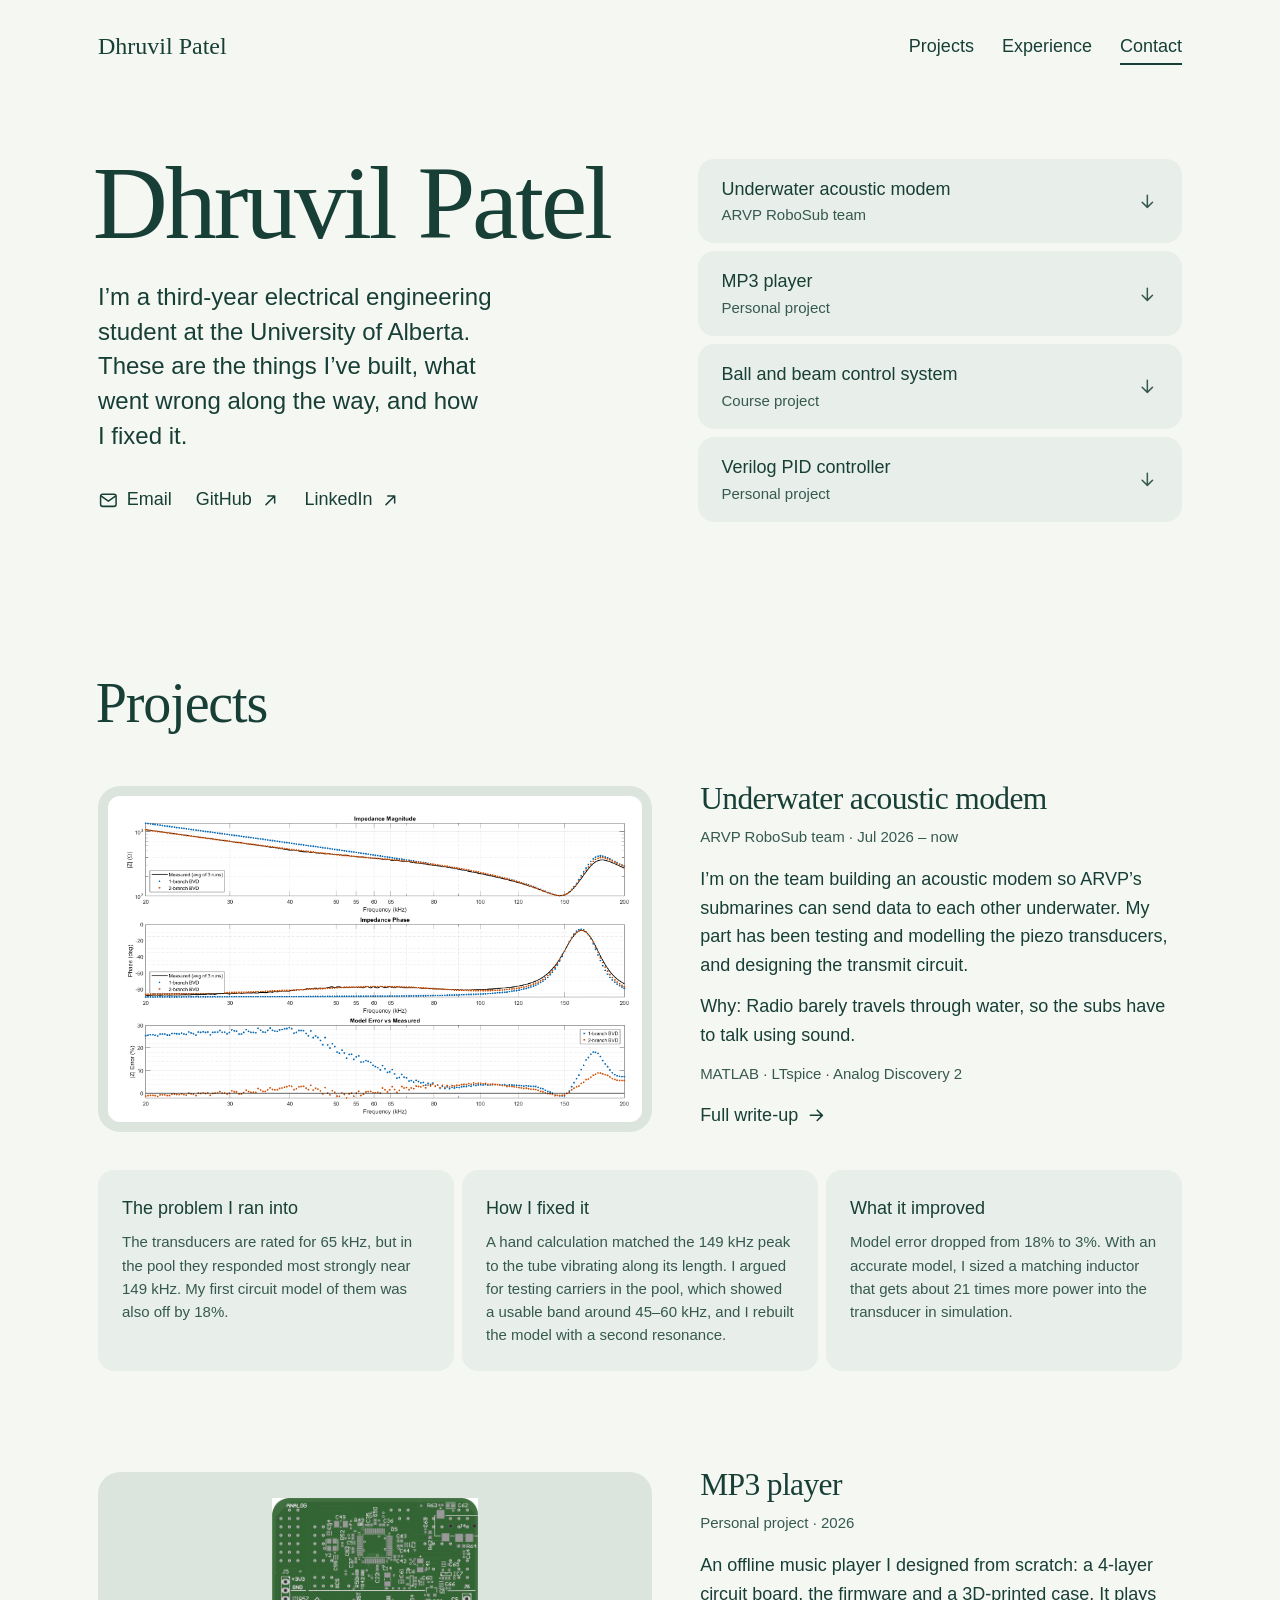
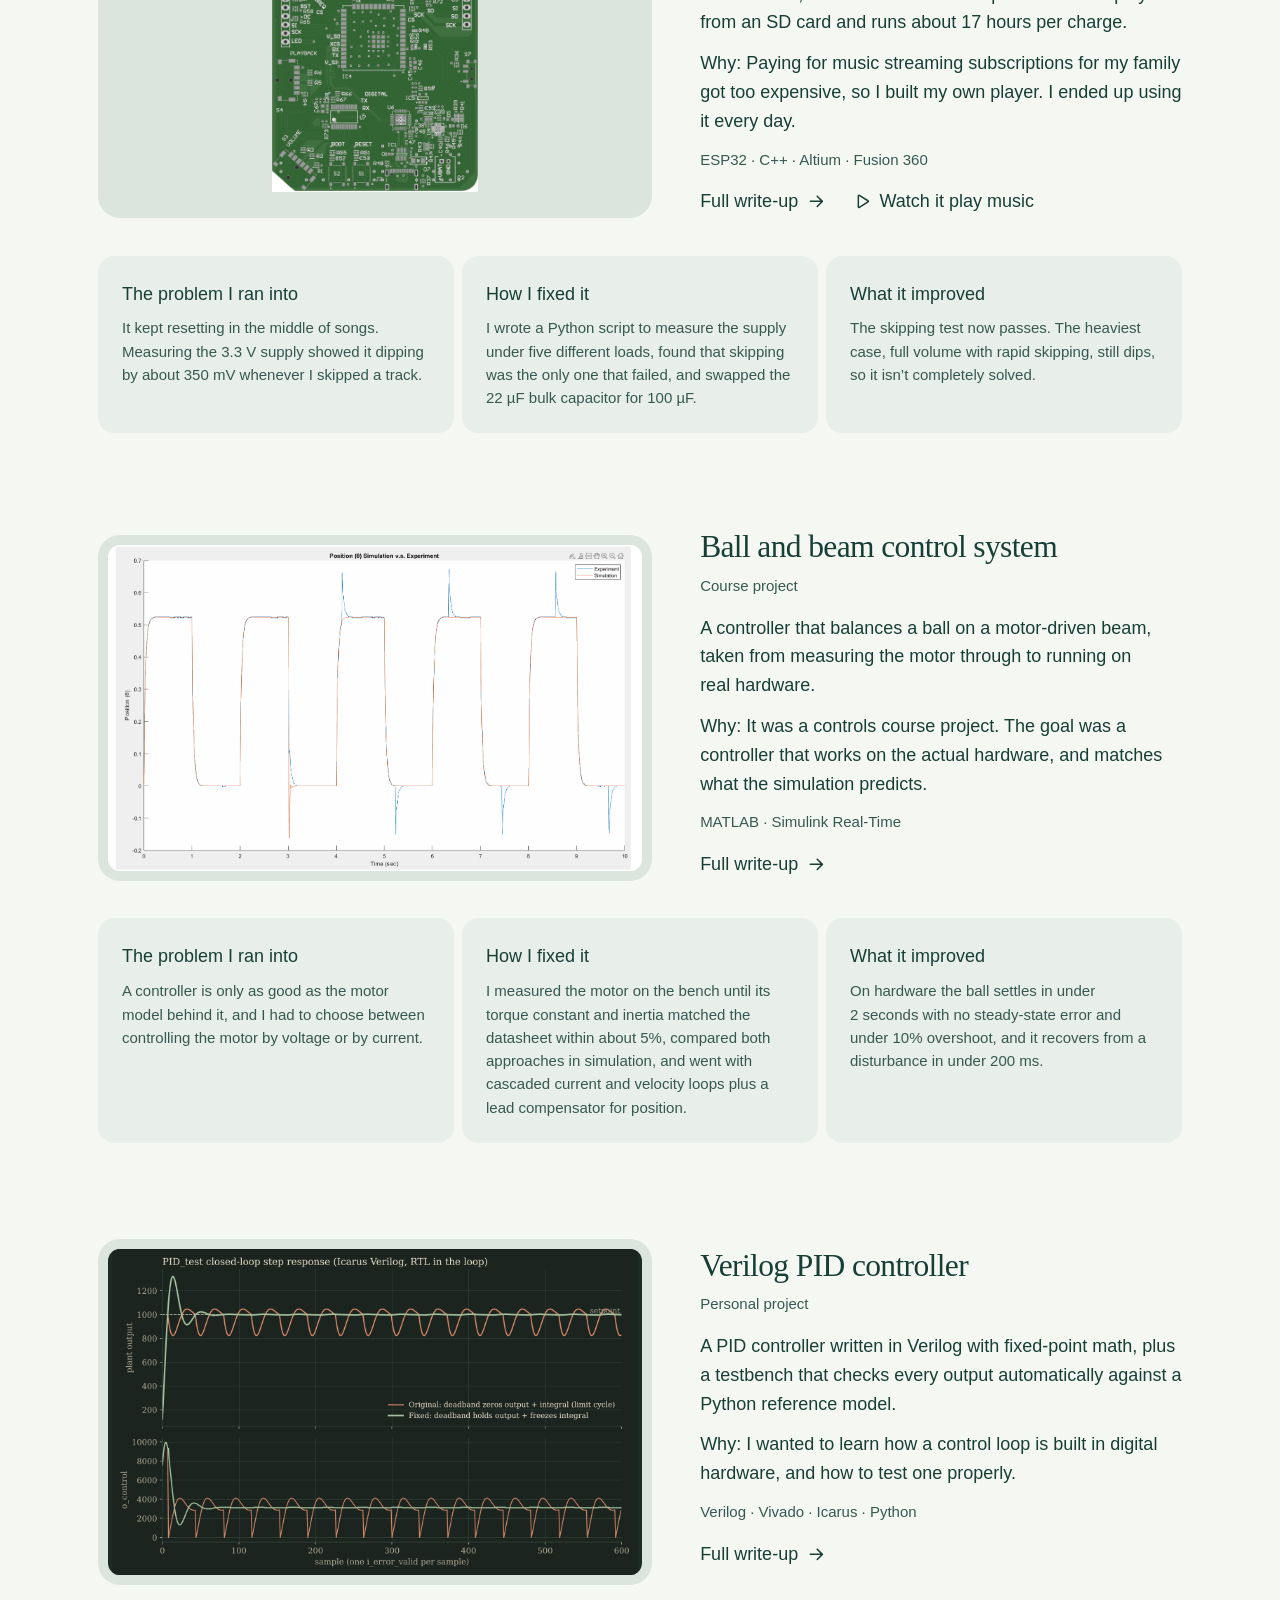
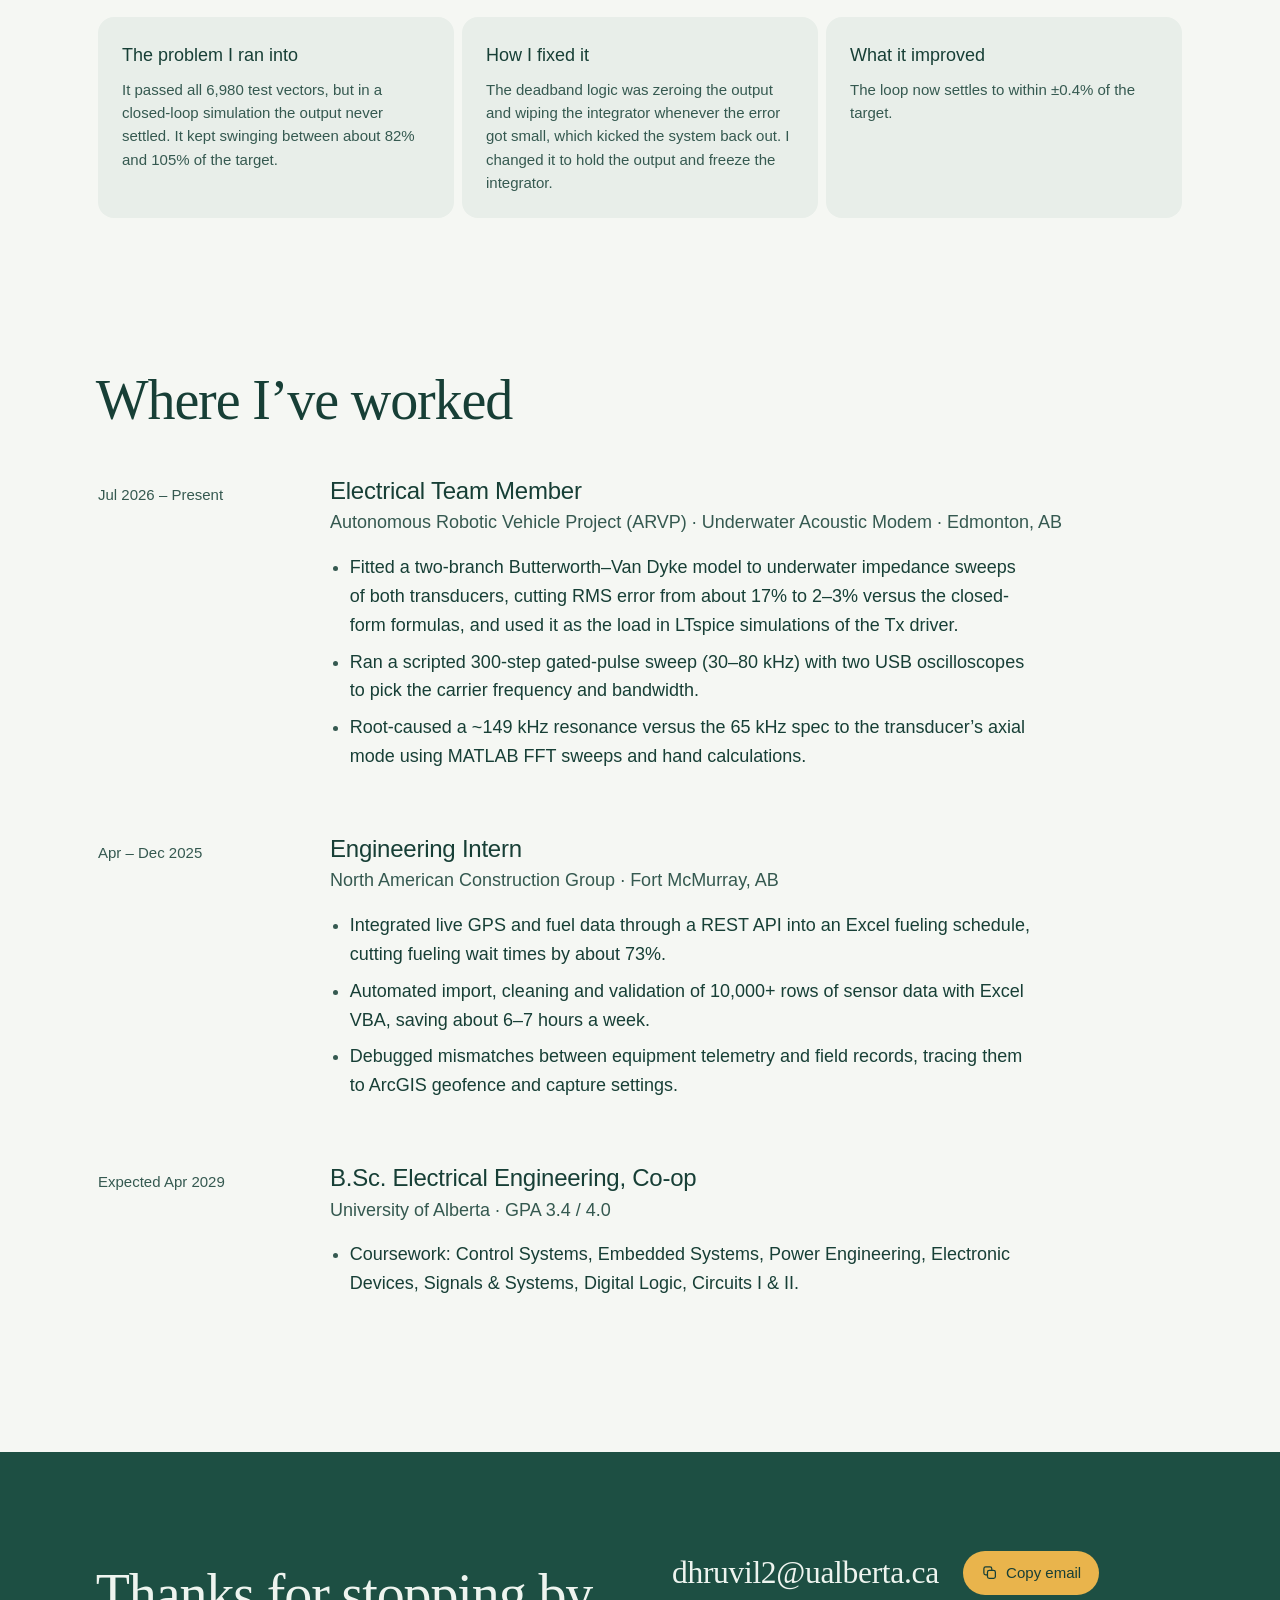
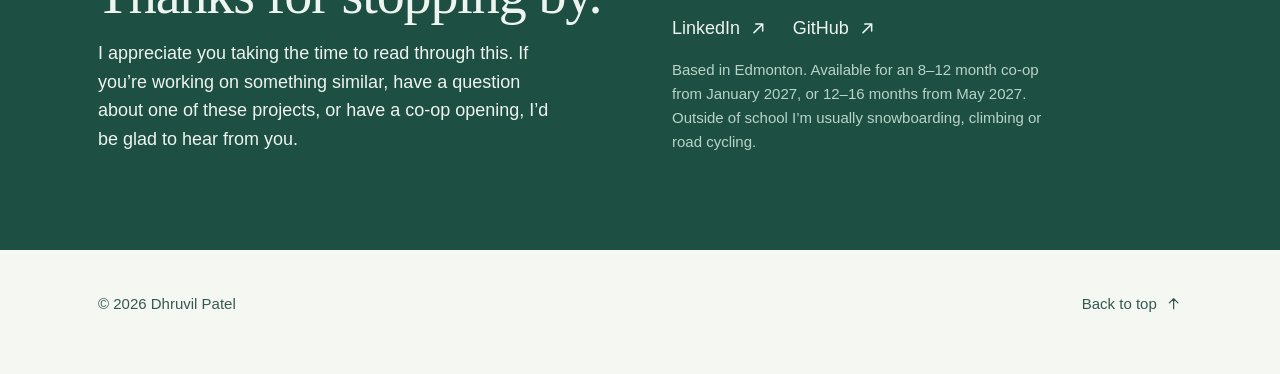
<file: index.html>
<!doctype html>
<html lang="en">
<head>
<meta charset="utf-8">
<meta name="viewport" content="width=device-width, initial-scale=1, viewport-fit=cover">
<title>Dhruvil Patel · Electrical engineering student</title>
<meta name="description" content="Dhruvil Patel, third-year electrical engineering student at the University of Alberta. Things I’ve built, the problems I ran into and how I fixed them.">
<meta name="theme-color" content="#f5f7f3">
<link rel="preconnect" href="https://api.fontshare.com">
<link rel="preconnect" href="https://cdn.fontshare.com" crossorigin>
<link rel="stylesheet" href="https://api.fontshare.com/v2/css?f[]=gambarino@400&f[]=general-sans@400,500&display=swap">
<link rel="stylesheet" href="site.css?v=5">
<script src="site.js?v=5" defer></script>
</head>
<body id="top">
<svg width="0" height="0" style="position:absolute" aria-hidden="true" focusable="false">
  <symbol id="i-right" viewBox="0 0 24 24"><path d="M5 12h14M13 6l6 6-6 6"/></symbol>
  <symbol id="i-down" viewBox="0 0 24 24"><path d="M12 5v14M6 13l6 6 6-6"/></symbol>
  <symbol id="i-up" viewBox="0 0 24 24"><path d="M12 19V5M6 11l6-6 6 6"/></symbol>
  <symbol id="i-out" viewBox="0 0 24 24"><path d="M7 17 17 7M9 7h8v8"/></symbol>
  <symbol id="i-play" viewBox="0 0 24 24"><path d="M8.5 5.8v12.4a.8.8 0 0 0 1.2.7l10-6.2a.8.8 0 0 0 0-1.4l-10-6.2a.8.8 0 0 0-1.2.7z"/></symbol>
  <symbol id="i-mail" viewBox="0 0 24 24"><rect x="3" y="5" width="18" height="14" rx="2.5"/><path d="m3.8 7 8.2 6 8.2-6"/></symbol>
  <symbol id="i-copy" viewBox="0 0 24 24"><rect x="9" y="9" width="11" height="11" rx="2.5"/><path d="M15 9V6.5A2.5 2.5 0 0 0 12.5 4h-6A2.5 2.5 0 0 0 4 6.5v6A2.5 2.5 0 0 0 6.5 15H9"/></symbol>
  <symbol id="i-check" viewBox="0 0 24 24"><path d="m5 12.5 4.5 4.5L19 7.5"/></symbol>
  <symbol id="i-close" viewBox="0 0 24 24"><path d="M6 6l12 12M18 6 6 18"/></symbol>
  <symbol id="i-plus" viewBox="0 0 24 24"><path d="M12 5v14M5 12h14"/></symbol>
  <symbol id="i-minus" viewBox="0 0 24 24"><path d="M5 12h14"/></symbol>
  <symbol id="i-fit" viewBox="0 0 24 24"><path d="M4 9V5.5A1.5 1.5 0 0 1 5.5 4H9M15 4h3.5A1.5 1.5 0 0 1 20 5.5V9M20 15v3.5a1.5 1.5 0 0 1-1.5 1.5H15M9 20H5.5A1.5 1.5 0 0 1 4 18.5V15"/></symbol>
</svg>
<a class="skip" href="#main">Skip to content</a>
<header class="bar">
  <a class="mark" href="./">Dhruvil Patel</a>
  <nav aria-label="Sections"><a href="#projects">Projects</a><a href="#experience">Experience</a><a href="#contact">Contact</a></nav>
</header>

<main id="main">
<section class="hero" aria-labelledby="intro-h">
  <div>
    <h1 id="intro-h">Dhruvil Patel</h1>
    <p class="lead">I’m a third-year electrical engineering student at the University&nbsp;of&nbsp;Alberta. These are the things I’ve built, what went wrong along the way, and how I fixed&nbsp;it.</p>
    <p class="hero-links"><a class="textlink" href="mailto:dhruvil2@ualberta.ca"><svg class="i" viewBox="0 0 24 24" aria-hidden="true"><use href="#i-mail"></use></svg>Email</a><a class="textlink" href="https://github.com/dhruvil2-stack">GitHub<svg class="i" viewBox="0 0 24 24" aria-hidden="true"><use href="#i-out"></use></svg></a><a class="textlink" href="https://www.linkedin.com/in/dhruvil-patel-305774300/">LinkedIn<svg class="i" viewBox="0 0 24 24" aria-hidden="true"><use href="#i-out"></use></svg></a></p>
  </div>
  <nav class="toc" aria-label="Projects on this page">
    <ul>
      <li><a href="#modem"><span class="t">Underwater acoustic modem</span><span class="s">ARVP RoboSub team</span><svg class="i i-d" viewBox="0 0 24 24" aria-hidden="true"><use href="#i-down"></use></svg></a></li>
      <li><a href="#mp3"><span class="t">MP3 player</span><span class="s">Personal project</span><svg class="i i-d" viewBox="0 0 24 24" aria-hidden="true"><use href="#i-down"></use></svg></a></li>
      <li><a href="#beam"><span class="t">Ball and beam control system</span><span class="s">Course project</span><svg class="i i-d" viewBox="0 0 24 24" aria-hidden="true"><use href="#i-down"></use></svg></a></li>
      <li><a href="#pid"><span class="t">Verilog PID controller</span><span class="s">Personal project</span><svg class="i i-d" viewBox="0 0 24 24" aria-hidden="true"><use href="#i-down"></use></svg></a></li>
    </ul>
  </nav>
</section>

<section class="projects" id="projects" aria-labelledby="projects-h">
  <div class="sec-head">
    <h2 id="projects-h">Projects</h2>
  </div>
  <article class="proj" id="modem">
    <div class="top">
      <a class="pic panel" href="projects/acoustic-modem.html" tabindex="-1" aria-hidden="true"><img src="img/matlab-bvd-fit.png" width="1660" height="981" alt="My MATLAB figure: measured impedance of a transducer from 20 to 200 kHz against the one-branch and two-branch circuit models, with the error of each"></a>
      <div class="info">
        <h3><a href="projects/acoustic-modem.html">Underwater acoustic modem</a></h3>
        <p class="where">ARVP RoboSub team · <span class="num">Jul 2026</span> – now</p>
        <p class="desc">I’m on the team building an acoustic modem so ARVP’s submarines can send data to each other underwater. My part has been testing and modelling the piezo transducers, and designing the transmit circuit.</p>
        <p class="why"><b>Why:</b> Radio barely travels through water, so the subs have to talk using sound.</p>
        <p class="used">MATLAB · LTspice · Analog Discovery 2</p>
        <p class="more"><a class="textlink" href="projects/acoustic-modem.html">Full write-up<svg class="i i-r" viewBox="0 0 24 24" aria-hidden="true"><use href="#i-right"></use></svg></a></p>
      </div>
    </div>
    <dl class="story">
      <div><dt>The problem I ran into</dt><dd>The transducers are rated for 65&nbsp;kHz, but in the pool they responded most strongly near 149&nbsp;kHz. My first circuit model of them was also off by 18%.</dd></div>
      <div><dt>How I fixed it</dt><dd>A hand calculation matched the 149&nbsp;kHz peak to the tube vibrating along its length. I argued for testing carriers in the pool, which showed a usable band around 45–60&nbsp;kHz, and I rebuilt the model with a second resonance.</dd></div>
      <div><dt>What it improved</dt><dd>Model error dropped from 18% to 3%. With an accurate model, I sized a matching inductor that gets about 21 times more power into the transducer in simulation.</dd></div>
    </dl>
  </article>

  <article class="proj" id="mp3">
    <div class="top">
      <a class="pic panel board" href="projects/mp3-player.html" tabindex="-1" aria-hidden="true"><img src="img/mp3-pcb-top.png" width="460" height="658" loading="lazy" alt="Top side of my MP3 player circuit board, rendered from the Gerber files"></a>
      <div class="info">
        <h3><a href="projects/mp3-player.html">MP3 player</a></h3>
        <p class="where">Personal project · <span class="num">2026</span></p>
        <p class="desc">An offline music player I designed from scratch: a 4-layer circuit board, the firmware and a 3D-printed case. It plays from an SD card and runs about 17&nbsp;hours per charge.</p>
        <p class="why"><b>Why:</b> Paying for music streaming subscriptions for my family got too expensive, so I built my own player. I ended up using it every day.</p>
        <p class="used">ESP32 · C++ · Altium · Fusion 360</p>
        <p class="more"><a class="textlink" href="projects/mp3-player.html">Full write-up<svg class="i i-r" viewBox="0 0 24 24" aria-hidden="true"><use href="#i-right"></use></svg></a><a class="textlink" href="https://drive.google.com/file/d/1-BPB9EZshVwInmu3_R_qBqkqG8TPMAxt/view?usp=sharing"><svg class="i" viewBox="0 0 24 24" aria-hidden="true"><use href="#i-play"></use></svg>Watch it play music</a></p>
      </div>
    </div>
    <dl class="story">
      <div><dt>The problem I ran into</dt><dd>It kept resetting in the middle of songs. Measuring the 3.3&nbsp;V supply showed it dipping by about 350&nbsp;mV whenever I skipped a track.</dd></div>
      <div><dt>How I fixed it</dt><dd>I wrote a Python script to measure the supply under five different loads, found that skipping was the only one that failed, and swapped the 22&nbsp;µF bulk capacitor for 100&nbsp;µF.</dd></div>
      <div><dt>What it improved</dt><dd>The skipping test now passes. The heaviest case, full volume with rapid skipping, still dips, so it isn’t completely solved.</dd></div>
    </dl>
  </article>

  <article class="proj" id="beam">
    <div class="top">
      <a class="pic panel" href="projects/ball-and-beam.html" tabindex="-1" aria-hidden="true"><img src="img/ball-beam-step.png" width="1467" height="922" loading="lazy" alt="Motor position step response, simulation against hardware"></a>
      <div class="info">
        <h3><a href="projects/ball-and-beam.html">Ball and beam control system</a></h3>
        <p class="where">Course project</p>
        <p class="desc">A controller that balances a ball on a motor-driven beam, taken from measuring the motor through to running on real hardware.</p>
        <p class="why"><b>Why:</b> It was a controls course project. The goal was a controller that works on the actual hardware, and matches what the simulation predicts.</p>
        <p class="used">MATLAB · Simulink Real-Time</p>
        <p class="more"><a class="textlink" href="projects/ball-and-beam.html">Full write-up<svg class="i i-r" viewBox="0 0 24 24" aria-hidden="true"><use href="#i-right"></use></svg></a></p>
      </div>
    </div>
    <dl class="story">
      <div><dt>The problem I ran into</dt><dd>A controller is only as good as the motor model behind it, and I had to choose between controlling the motor by voltage or by current.</dd></div>
      <div><dt>How I fixed it</dt><dd>I measured the motor on the bench until its torque constant and inertia matched the datasheet within about 5%, compared both approaches in simulation, and went with cascaded current and velocity loops plus a lead compensator for position.</dd></div>
      <div><dt>What it improved</dt><dd>On hardware the ball settles in under 2&nbsp;seconds with no steady-state error and under 10% overshoot, and it recovers from a disturbance in under 200&nbsp;ms.</dd></div>
    </dl>
  </article>

  <article class="proj" id="pid">
    <div class="top">
      <a class="pic panel dark" href="projects/verilog-pid.html" tabindex="-1" aria-hidden="true"><img src="img/pid-step.png" width="1500" height="930" loading="lazy" alt="Closed-loop step response: the original design keeps oscillating, the fixed design settles"></a>
      <div class="info">
        <h3><a href="projects/verilog-pid.html">Verilog PID controller</a></h3>
        <p class="where">Personal project</p>
        <p class="desc">A PID controller written in Verilog with fixed-point math, plus a testbench that checks every output automatically against a Python reference model.</p>
        <p class="why"><b>Why:</b> I wanted to learn how a control loop is built in digital hardware, and how to test one properly.</p>
        <p class="used">Verilog · Vivado · Icarus · Python</p>
        <p class="more"><a class="textlink" href="projects/verilog-pid.html">Full write-up<svg class="i i-r" viewBox="0 0 24 24" aria-hidden="true"><use href="#i-right"></use></svg></a></p>
      </div>
    </div>
    <dl class="story">
      <div><dt>The problem I ran into</dt><dd>It passed all 6,980 test vectors, but in a closed-loop simulation the output never settled. It kept swinging between about 82% and 105% of the target.</dd></div>
      <div><dt>How I fixed it</dt><dd>The deadband logic was zeroing the output and wiping the integrator whenever the error got small, which kicked the system back out. I changed it to hold the output and freeze the integrator.</dd></div>
      <div><dt>What it improved</dt><dd>The loop now settles to within ±0.4% of the target.</dd></div>
    </dl>
  </article>

</section>

<section class="exp" id="experience" aria-labelledby="exp-h">
  <div class="sec-head">
    <h2 id="exp-h">Where I’ve worked</h2>
  </div>
  <div class="roles">
    <div class="role">
      <p class="when">Jul 2026 – Present</p>
      <div>
        <h3>Electrical Team Member</h3>
        <p class="org">Autonomous Robotic Vehicle Project (ARVP) · Underwater Acoustic Modem · Edmonton, AB</p>
        <ul>
          <li>Fitted a two-branch Butterworth–Van Dyke model to underwater impedance sweeps of both transducers, cutting RMS error from about 17% to 2–3% versus the closed-form formulas, and used it as the load in LTspice simulations of the Tx driver.</li>
          <li>Ran a scripted 300-step gated-pulse sweep (30–80 kHz) with two USB oscilloscopes to pick the carrier frequency and bandwidth.</li>
          <li>Root-caused a ~149 kHz resonance versus the 65 kHz spec to the transducer’s axial mode using MATLAB FFT sweeps and hand calculations.</li>
        </ul>
      </div>
    </div>
    <div class="role">
      <p class="when">Apr – Dec 2025</p>
      <div>
        <h3>Engineering Intern</h3>
        <p class="org">North American Construction Group · Fort McMurray, AB</p>
        <ul>
          <li>Integrated live GPS and fuel data through a REST API into an Excel fueling schedule, cutting fueling wait times by about 73%.</li>
          <li>Automated import, cleaning and validation of 10,000+ rows of sensor data with Excel VBA, saving about 6–7 hours a week.</li>
          <li>Debugged mismatches between equipment telemetry and field records, tracing them to ArcGIS geofence and capture settings.</li>
        </ul>
      </div>
    </div>
    <div class="role">
      <p class="when">Expected Apr 2029</p>
      <div>
        <h3>B.Sc. Electrical Engineering, Co-op</h3>
        <p class="org">University of Alberta · GPA <span class="num">3.4 / 4.0</span></p>
        <ul><li>Coursework: Control Systems, Embedded Systems, Power Engineering, Electronic Devices, Signals &amp; Systems, Digital Logic, Circuits I &amp; II.</li></ul>
      </div>
    </div>
  </div>
</section>

<section class="contact" id="contact" aria-labelledby="contact-h">
  <div class="inner">
    <div class="lede">
      <h2 id="contact-h">Thanks for stopping&nbsp;by.</h2>
      <p>I appreciate you taking the time to read through this. If you’re working on something similar, have a question about one of these projects, or have a co-op opening, I’d be glad to hear from you.</p>
    </div>
    <div class="reach">
      <div class="mailrow">
      <a class="mail" href="mailto:dhruvil2@ualberta.ca">dhruvil2@ualberta.ca</a>
      <button class="btn small copy" type="button" data-copy="dhruvil2@ualberta.ca"><span class="idle"><svg class="i" viewBox="0 0 24 24" aria-hidden="true"><use href="#i-copy"></use></svg>Copy email</span><span class="ok"><svg class="i" viewBox="0 0 24 24" aria-hidden="true"><use href="#i-check"></use></svg>Copied</span><span class="sr" aria-live="polite"></span></button>
    </div>
    <p class="links"><a href="https://www.linkedin.com/in/dhruvil-patel-305774300/">LinkedIn<svg class="i" viewBox="0 0 24 24" aria-hidden="true"><use href="#i-out"></use></svg></a><a href="https://github.com/dhruvil2-stack">GitHub<svg class="i" viewBox="0 0 24 24" aria-hidden="true"><use href="#i-out"></use></svg></a></p>
    <p class="avail">Based in Edmonton. Available for an 8–12 month co-op from January 2027, or 12–16 months from May 2027. Outside of school I’m usually snowboarding, climbing or road cycling.</p>
    </div>
  </div>
</section>
</main>

<footer class="foot">
  <span>© 2026 Dhruvil Patel</span>
  <a href="#top">Back to top<svg class="i" viewBox="0 0 24 24" aria-hidden="true"><use href="#i-up"></use></svg></a>
</footer>
</body>
</html>
</file>
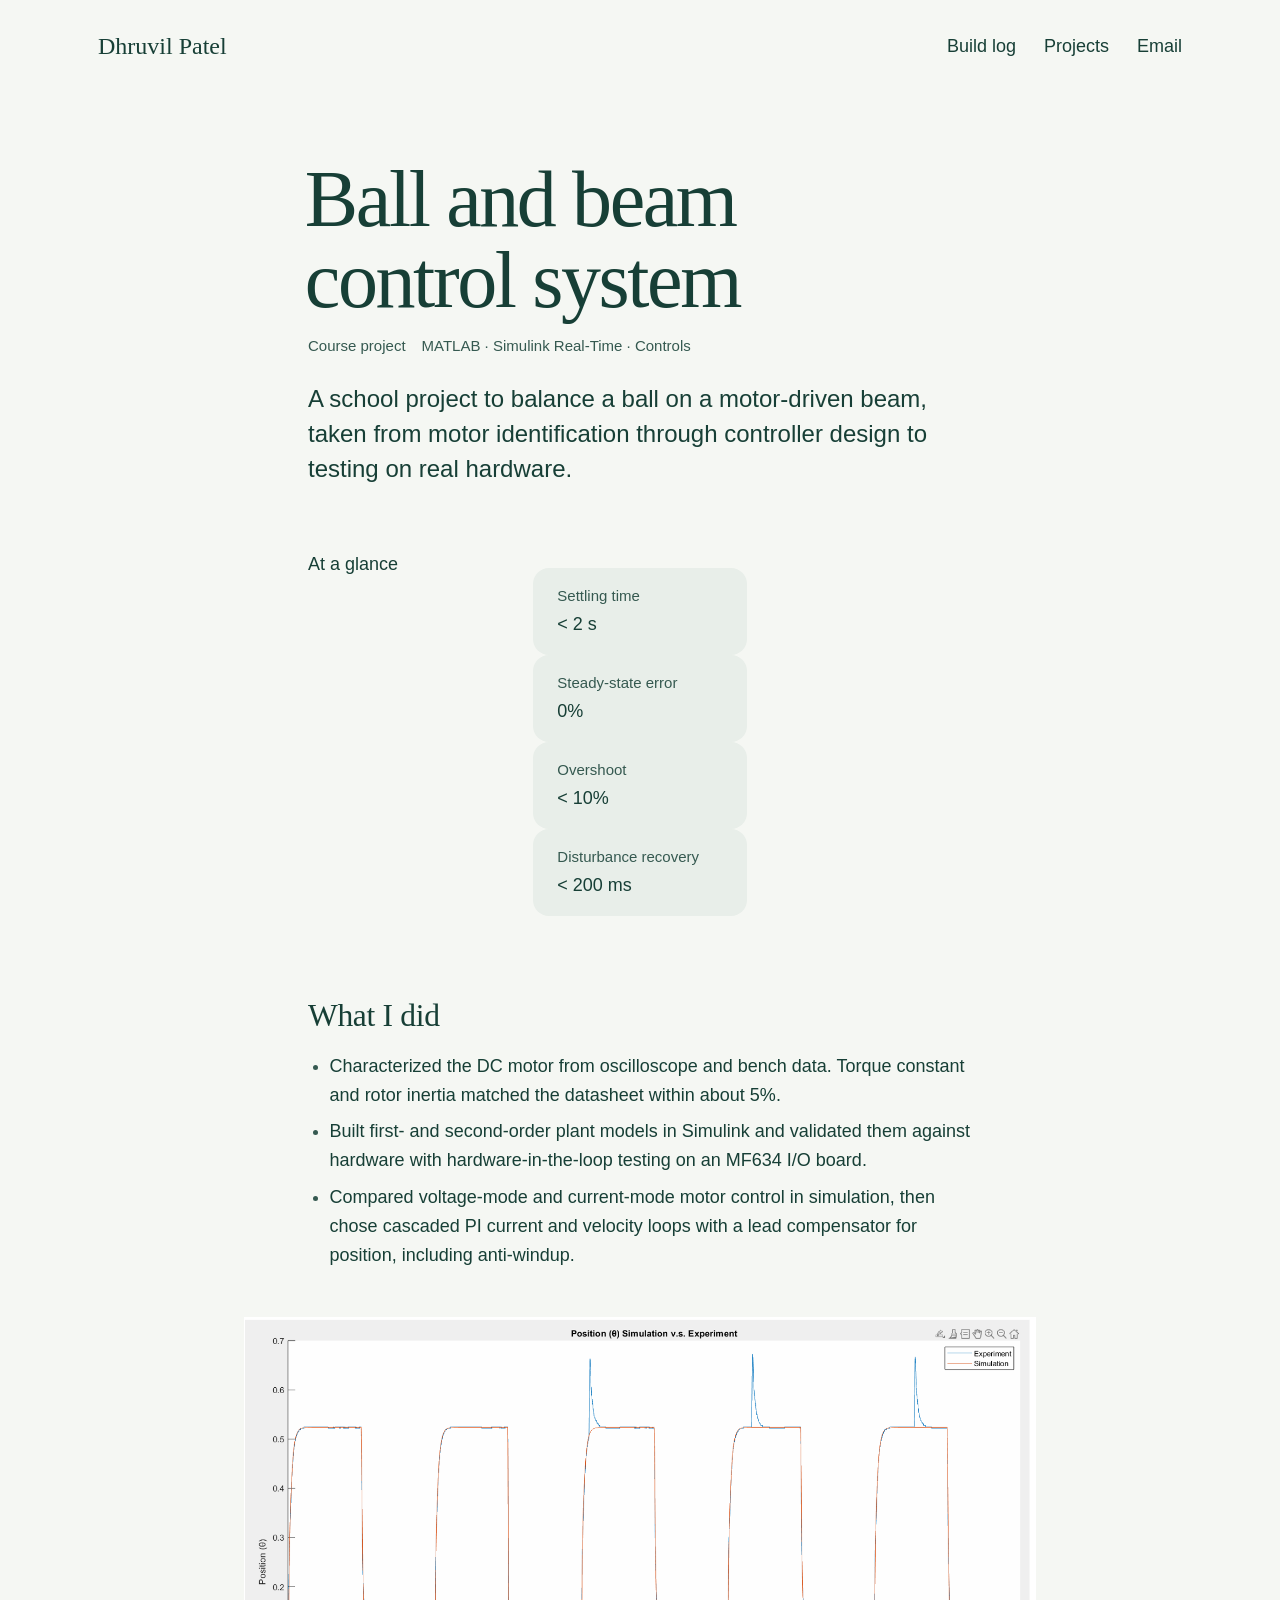
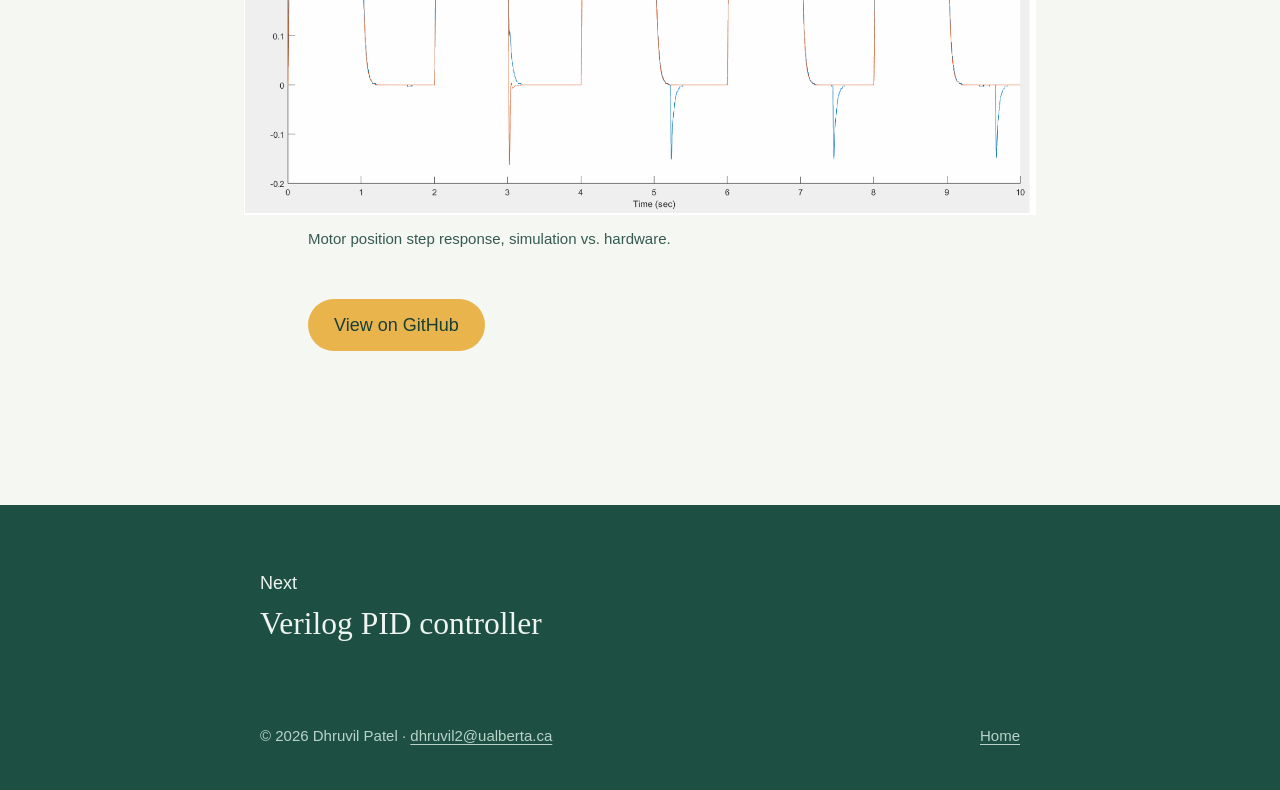
<file: ball-and-beam.html>
<!doctype html>
<html lang="en">
<head>
<meta charset="utf-8">
<meta name="viewport" content="width=device-width, initial-scale=1, viewport-fit=cover">
<title>Ball and beam control system · Dhruvil Patel</title>
<meta name="description" content="Course project: motor identification, cascaded controller design and hardware-in-the-loop testing to balance a ball on a beam.">
<meta name="theme-color" content="#f5f7f3">
<link rel="preconnect" href="https://api.fontshare.com">
<link rel="preconnect" href="https://cdn.fontshare.com" crossorigin>
<link rel="stylesheet" href="https://api.fontshare.com/v2/css?f[]=gambarino@400&f[]=general-sans@400,500&display=swap">
<link rel="stylesheet" href="../site.css">
<script src="../site.js" defer></script>
</head>
<body>
<a class="skip" href="#main">Skip to content</a>
<header class="page-top">
  <a class="mark" href="../">Dhruvil Patel</a>
  <nav aria-label="Site"><a href="../#log">Build log</a><a href="../#work">Projects</a><a href="mailto:dhruvil2@ualberta.ca">Email</a></nav>
</header>
<main id="main">
<div class="art-head" data-rise>
  <h1>Ball and beam control system</h1>
  <div class="meta"><span>Course project</span><span>MATLAB · Simulink Real-Time · Controls</span></div>
  <p class="dek">A school project to balance a ball on a motor-driven beam, taken from motor identification through controller design to testing on real hardware.</p>
</div>
<article class="art">
<div class="specs"><p class="word">At a glance</p><dl><div><dt>Settling time</dt><dd>&lt; 2 s</dd></div><div><dt>Steady-state error</dt><dd>0%</dd></div><div><dt>Overshoot</dt><dd>&lt; 10%</dd></div><div><dt>Disturbance recovery</dt><dd>&lt; 200 ms</dd></div></dl></div>
<h2>What I did</h2>
<ul>
  <li>Characterized the DC motor from oscilloscope and bench data. Torque constant and rotor inertia matched the datasheet within about 5%.</li>
  <li>Built first- and second-order plant models in Simulink and validated them against hardware with hardware-in-the-loop testing on an MF634 I/O board.</li>
  <li>Compared voltage-mode and current-mode motor control in simulation, then chose cascaded PI current and velocity loops with a lead compensator for position, including anti-windup.</li>
</ul>
<figure>
  <img src="../img/ball-beam-step.png" width="1467" height="922" loading="lazy" alt="Motor position step response over 10 seconds; the hardware trace closely overlays the simulation.">
  <figcaption>Motor position step response, simulation vs. hardware.</figcaption>
</figure>
<div class="links"><a class="btn" href="https://github.com/dhruvil2-stack/Ball-and-Beam-Balancer">View on GitHub</a></div>
</article>
</main>
<footer class="art-foot">
  <p class="lbl">Next</p>
  <a class="next" href="verilog-pid.html">Verilog PID controller</a>
  <div class="legal"><span>© 2026 Dhruvil Patel · <a href="mailto:dhruvil2@ualberta.ca">dhruvil2@ualberta.ca</a></span><a href="../">Home</a></div>
</footer>
</body>
</html>
</file>
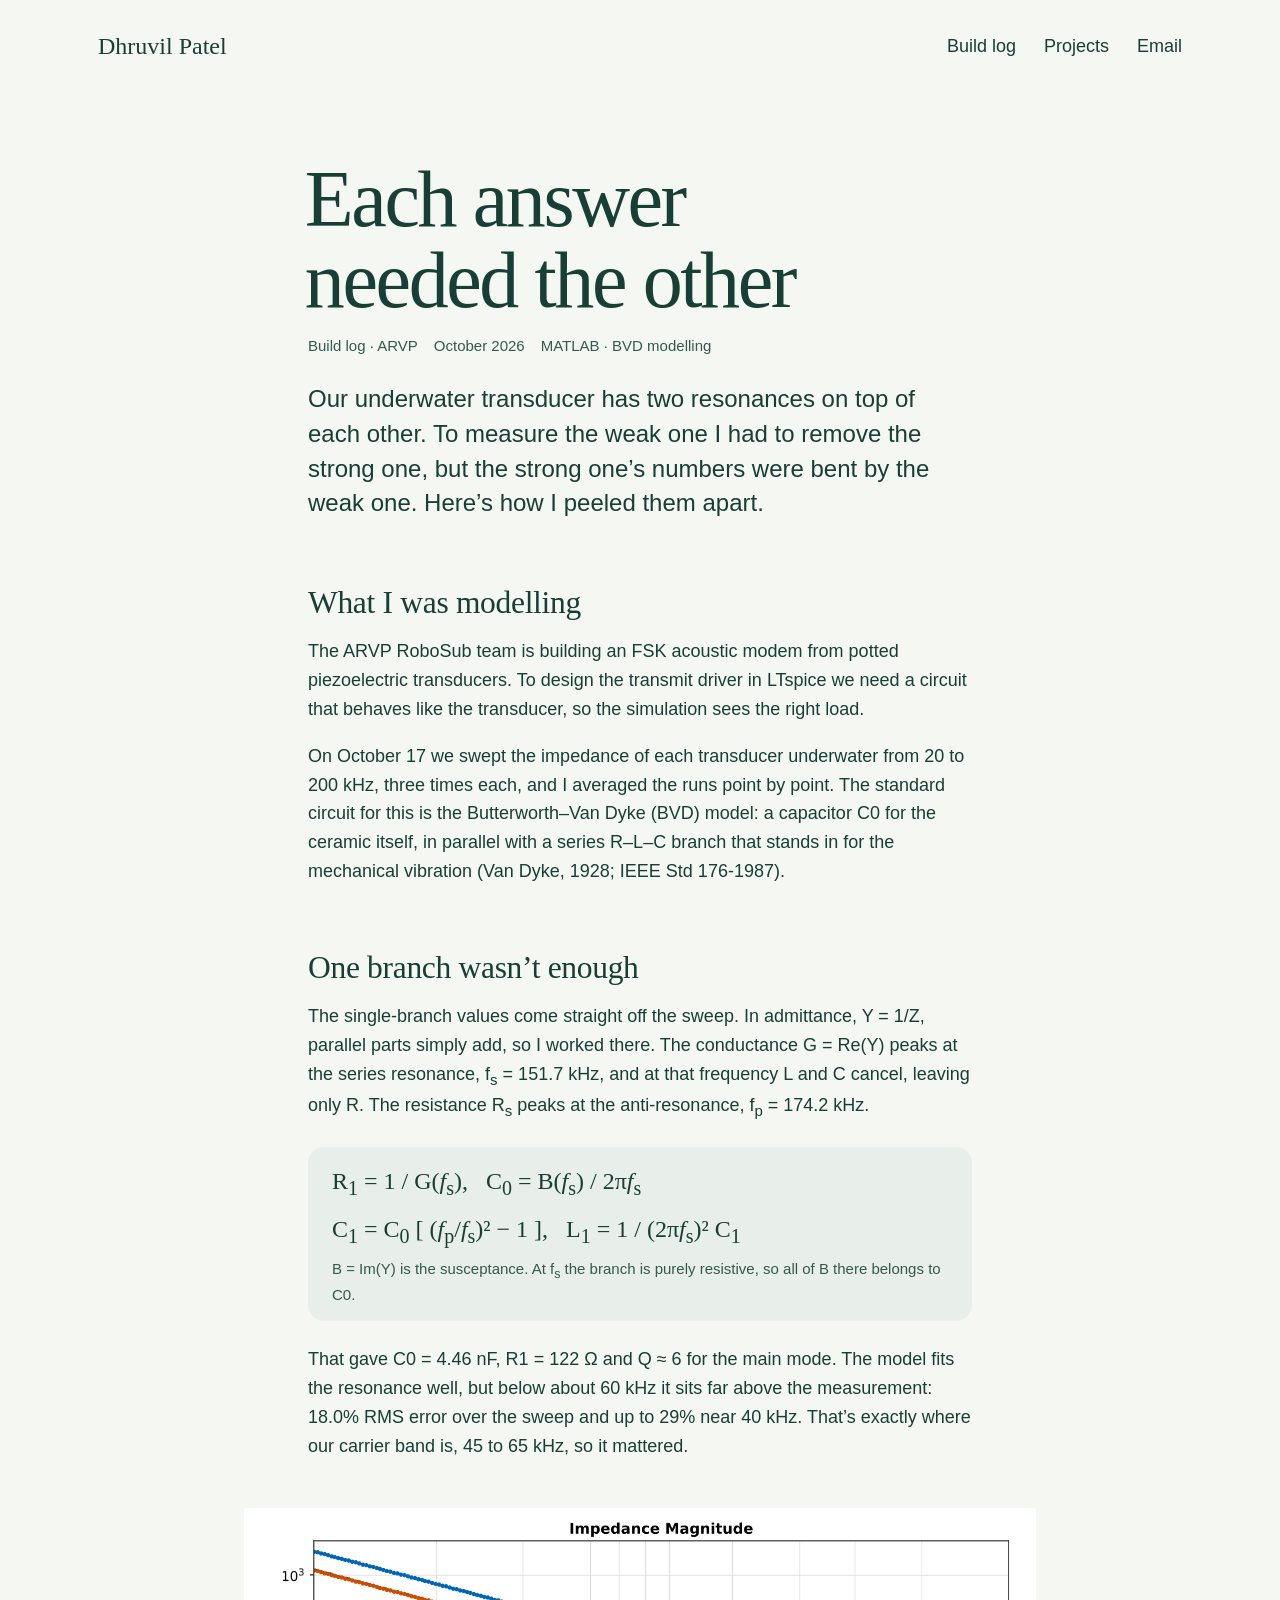
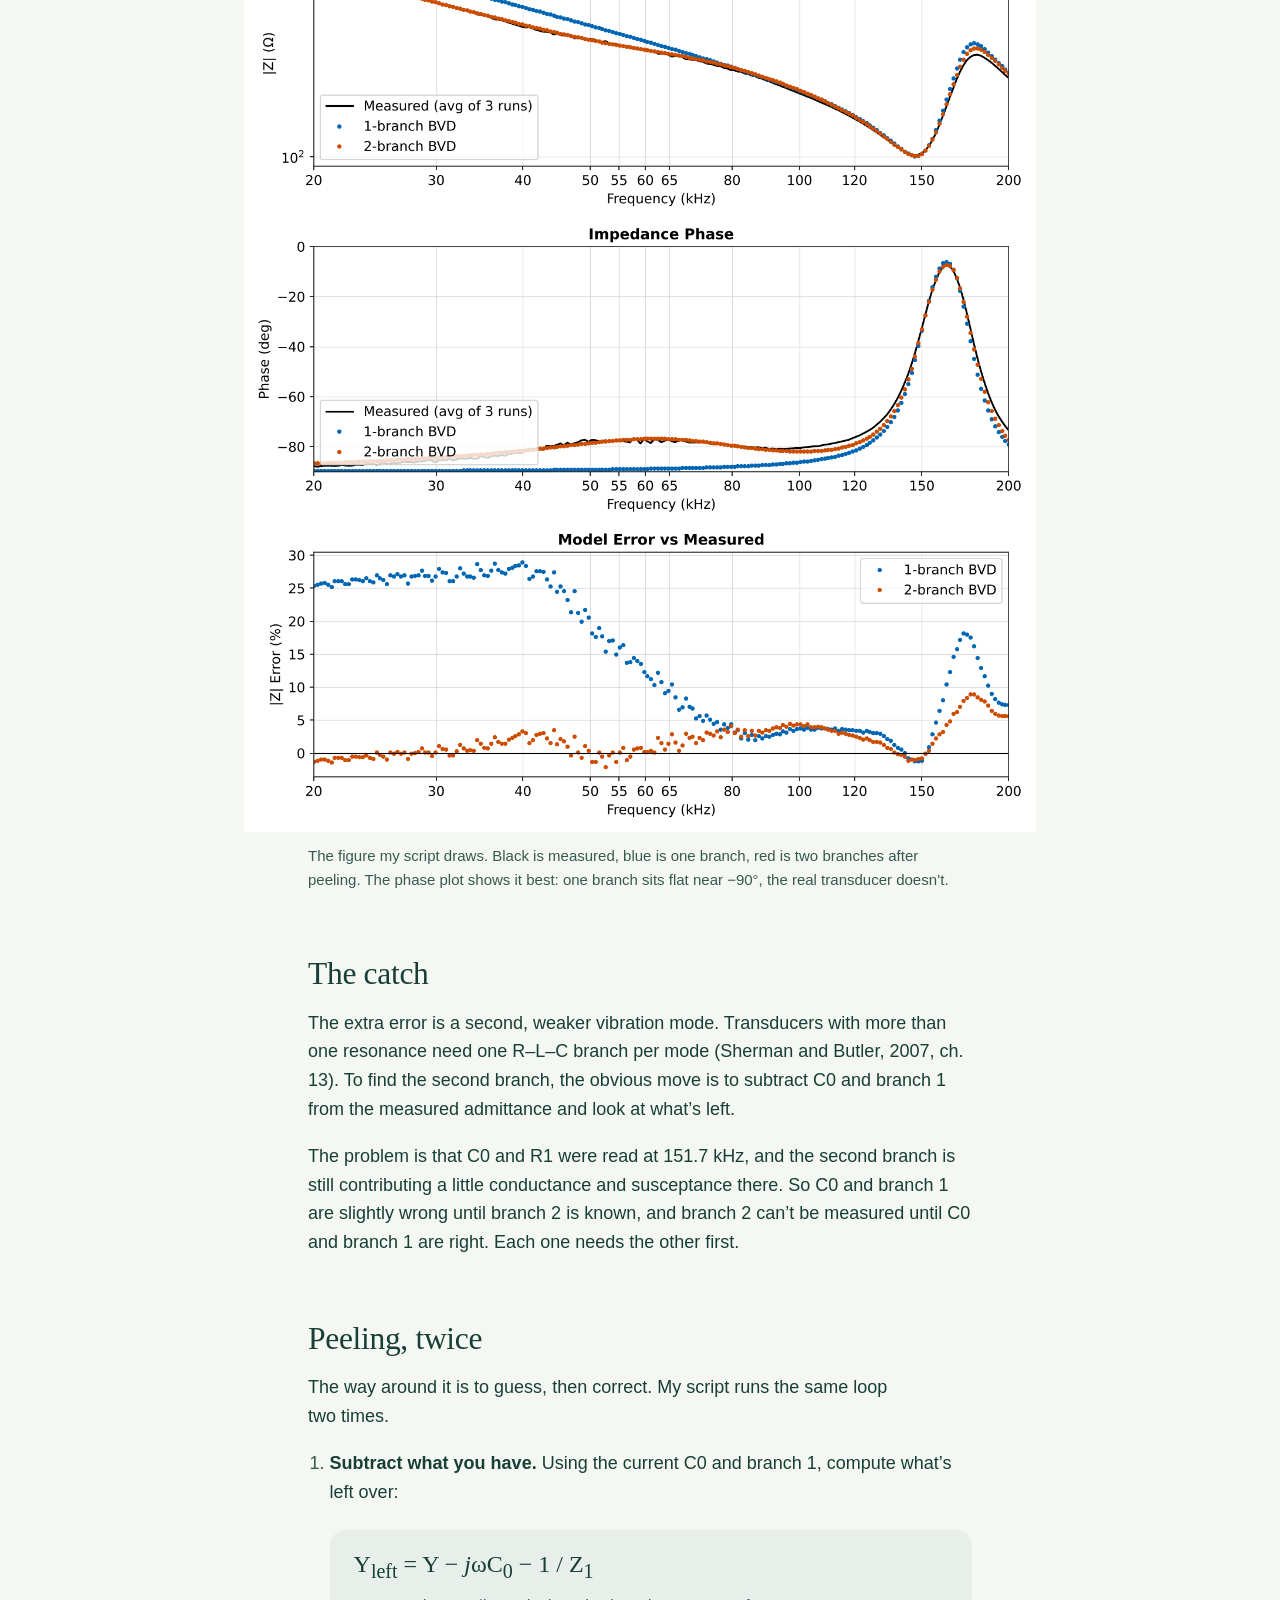
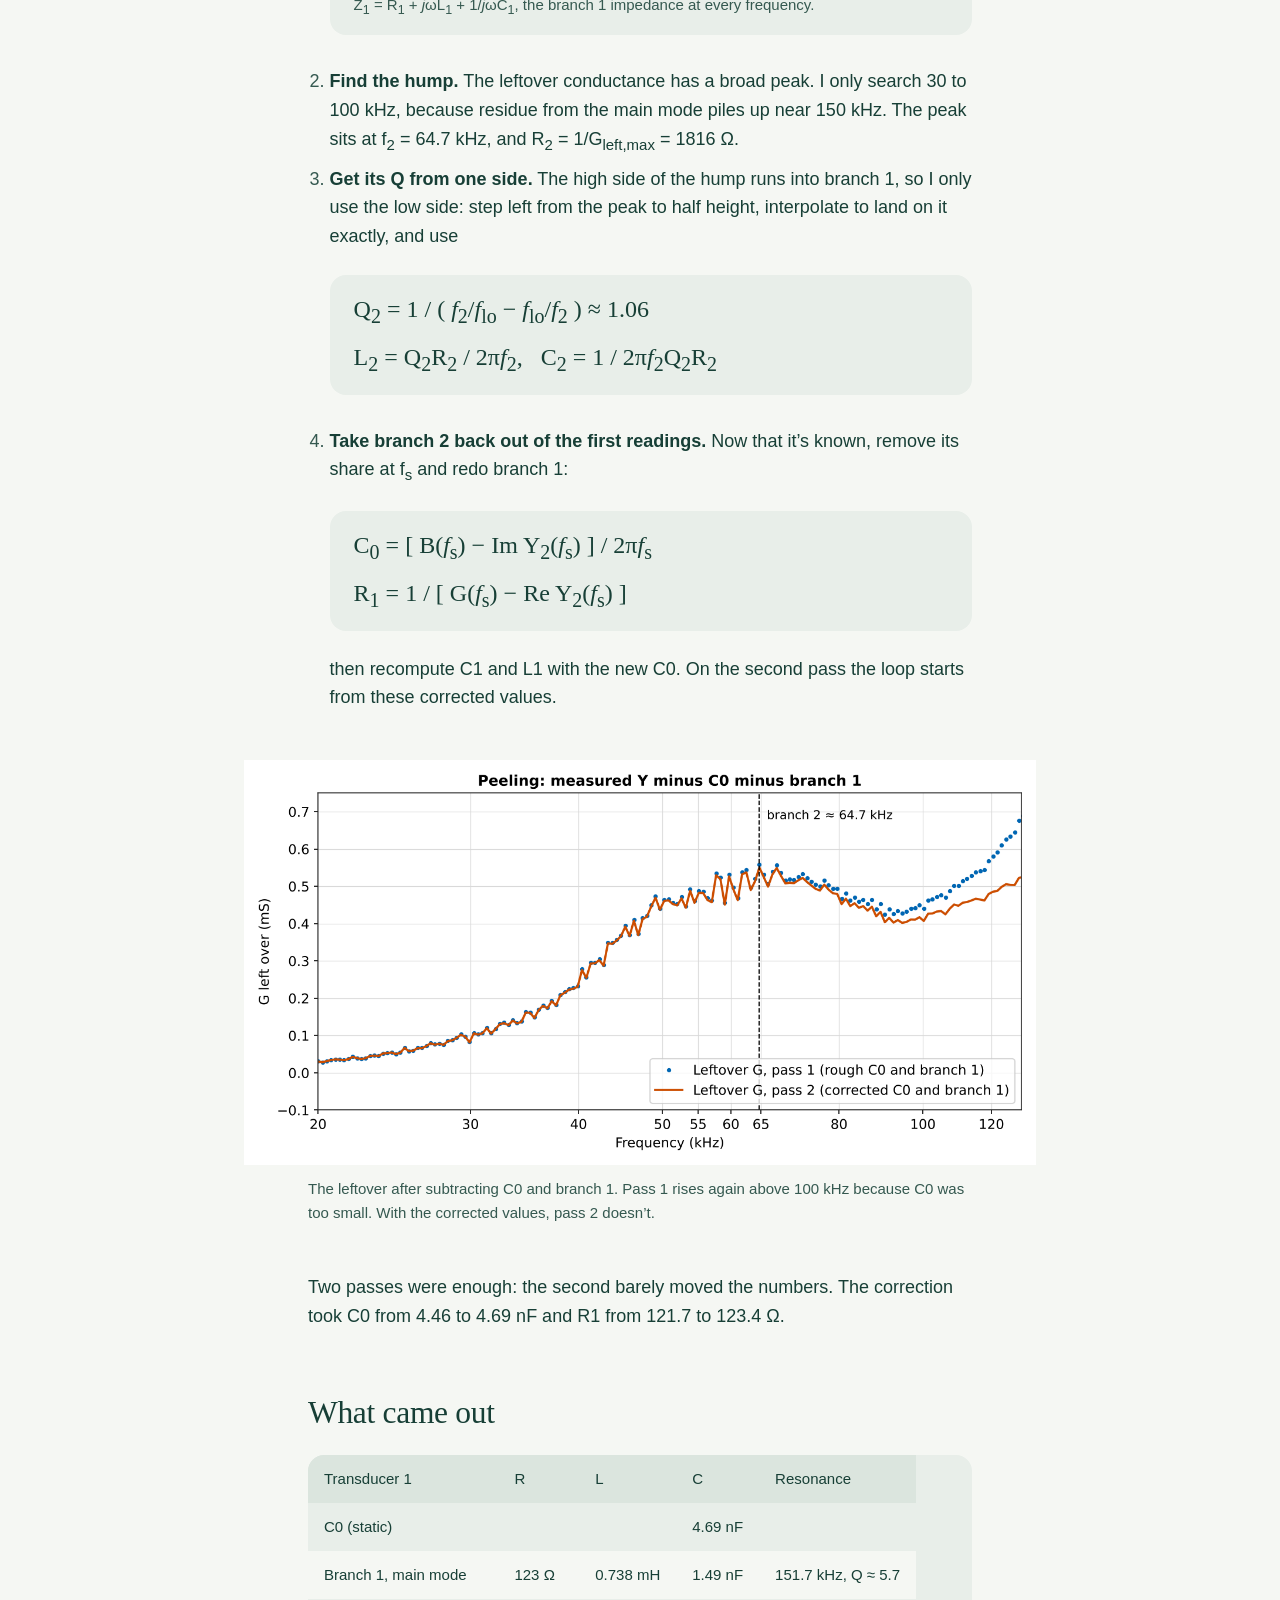
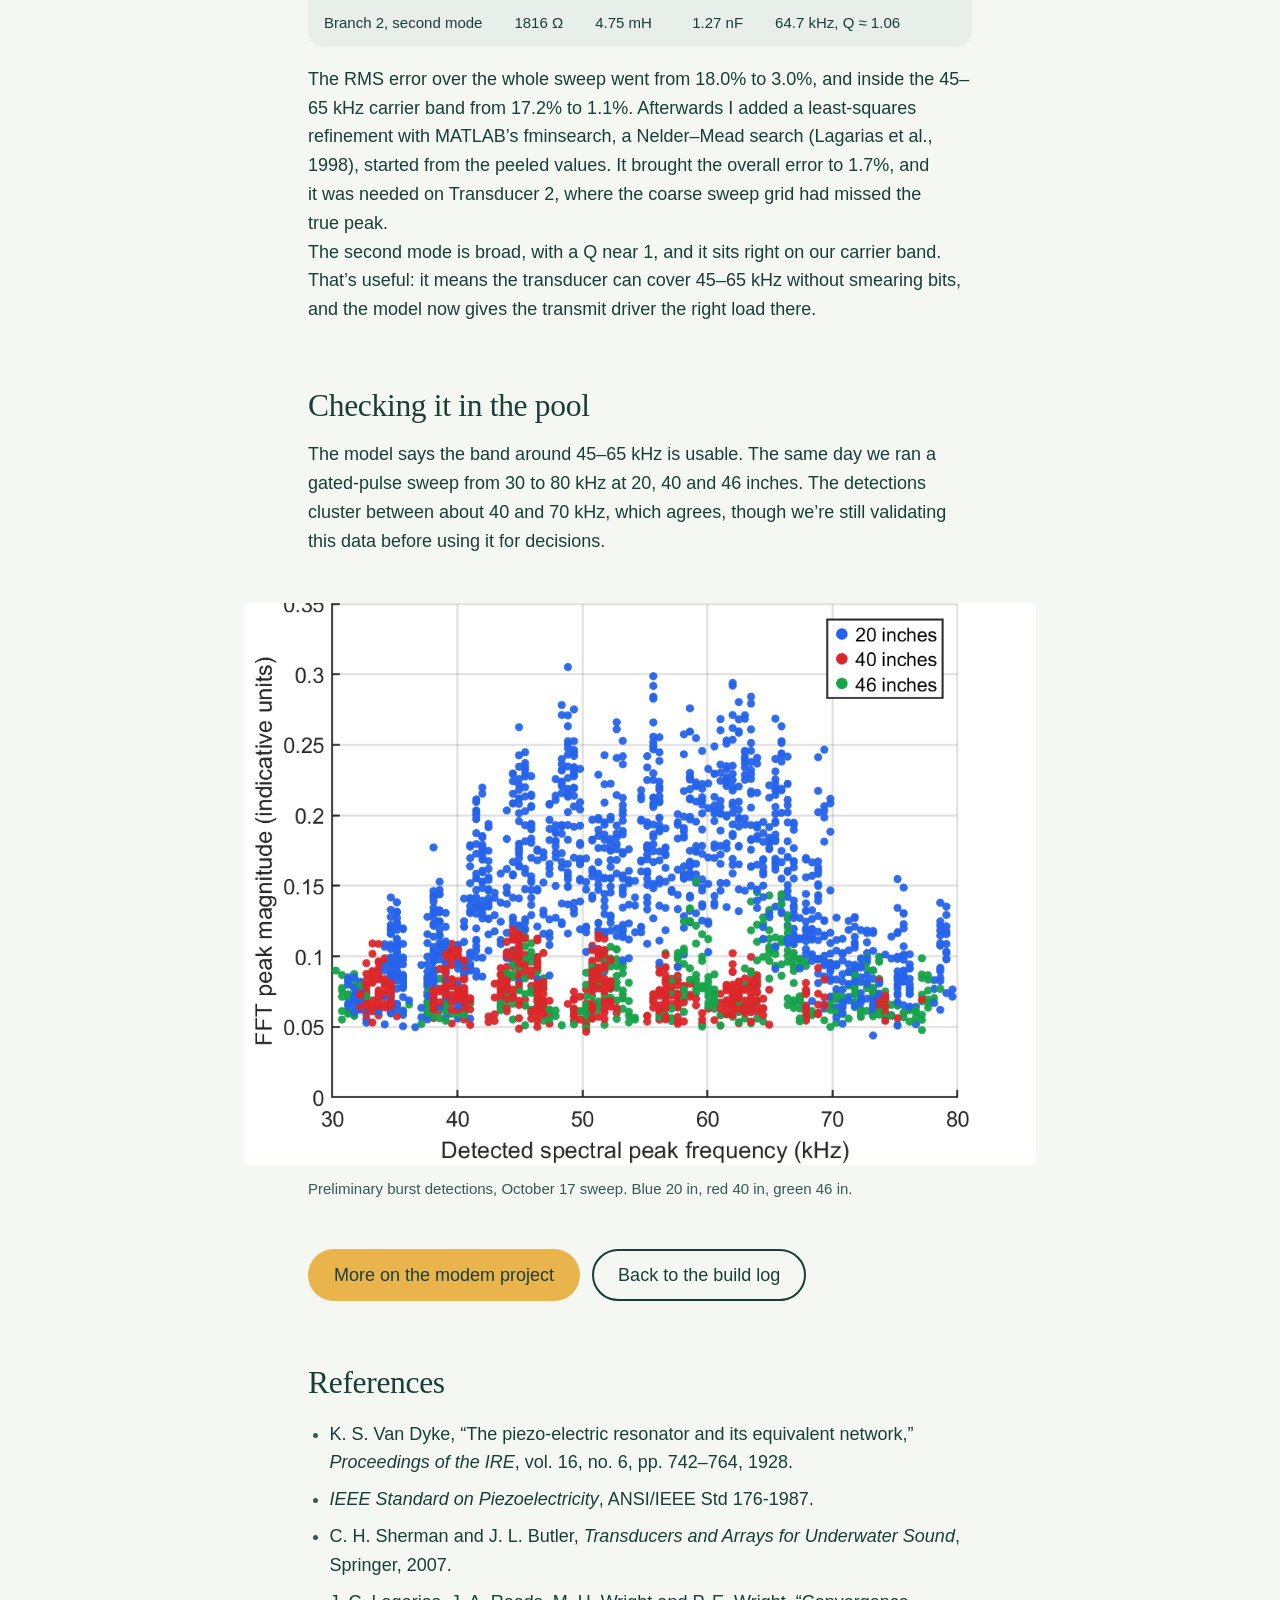
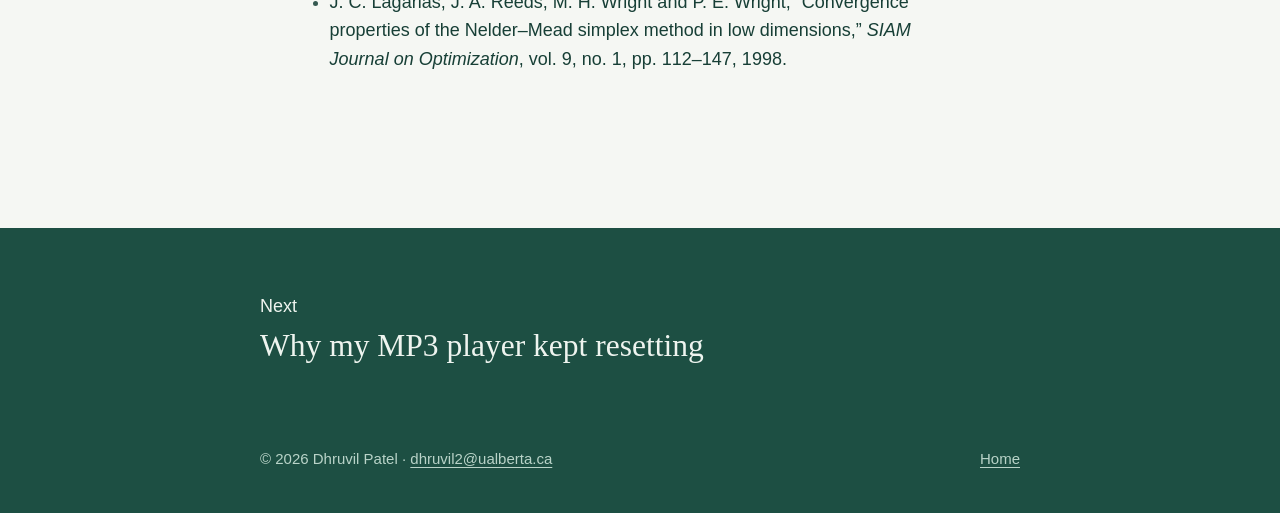
<file: bvd-peeling.html>
<!doctype html>
<html lang="en">
<head>
<meta charset="utf-8">
<meta name="viewport" content="width=device-width, initial-scale=1, viewport-fit=cover">
<title>Peeling a second resonance out of a transducer · Dhruvil Patel</title>
<meta name="description" content="How I separated two overlapping resonances in an underwater piezo transducer for the ARVP acoustic modem, by peeling one circuit branch off the other in MATLAB.">
<meta name="theme-color" content="#f5f7f3">
<link rel="preconnect" href="https://api.fontshare.com">
<link rel="preconnect" href="https://cdn.fontshare.com" crossorigin>
<link rel="stylesheet" href="https://api.fontshare.com/v2/css?f[]=gambarino@400&f[]=general-sans@400,500&display=swap">
<link rel="stylesheet" href="../site.css">
<script src="../site.js" defer></script>
</head>
<body>
<a class="skip" href="#main">Skip to content</a>
<header class="page-top">
  <a class="mark" href="../">Dhruvil Patel</a>
  <nav aria-label="Site"><a href="../#log">Build log</a><a href="../#work">Projects</a><a href="mailto:dhruvil2@ualberta.ca">Email</a></nav>
</header>
<main id="main">
<div class="art-head" data-rise>
  <h1>Each answer needed the other</h1>
  <div class="meta"><span>Build log · ARVP</span><span>October 2026</span><span>MATLAB · BVD modelling</span></div>
  <p class="dek">Our underwater transducer has two resonances on top of each other. To measure the weak one I had to remove the strong one, but the strong one’s numbers were bent by the weak one. Here’s how I peeled them apart.</p>
</div>
<article class="art">
<h2>What I was modelling</h2>
<p>The ARVP RoboSub team is building an FSK acoustic modem from potted piezoelectric transducers. To design the transmit driver in LTspice we need a circuit that behaves like the transducer, so the simulation sees the right load.</p>
<p>On October 17 we swept the impedance of each transducer underwater from 20 to 200 kHz, three times each, and I averaged the runs point by point. The standard circuit for this is the Butterworth–Van Dyke (BVD) model: a capacitor C0 for the ceramic itself, in parallel with a series R–L–C branch that stands in for the mechanical vibration (Van Dyke, 1928; IEEE Std 176-1987).</p>

<h2>One branch wasn’t enough</h2>
<p>The single-branch values come straight off the sweep. In admittance, Y = 1/Z, parallel parts simply add, so I worked there. The conductance G = Re(Y) peaks at the series resonance, f<sub>s</sub> = 151.7 kHz, and at that frequency L and C cancel, leaving only R. The resistance R<sub>s</sub> peaks at the anti-resonance, f<sub>p</sub> = 174.2 kHz.</p>
<div class="eq">
  <span>R<sub>1</sub> = 1 / G(<i>f</i><sub>s</sub>),&nbsp;&nbsp; C<sub>0</sub> = B(<i>f</i><sub>s</sub>) / 2π<i>f</i><sub>s</sub></span>
  <span>C<sub>1</sub> = C<sub>0</sub> [ (<i>f</i><sub>p</sub>/<i>f</i><sub>s</sub>)² − 1 ],&nbsp;&nbsp; L<sub>1</sub> = 1 / (2π<i>f</i><sub>s</sub>)² C<sub>1</sub></span>
  <span class="why">B = Im(Y) is the susceptance. At f<sub>s</sub> the branch is purely resistive, so all of B there belongs to C0.</span>
</div>
<p>That gave C0 = 4.46 nF, R1 = 122 Ω and Q ≈ 6 for the main mode. The model fits the resonance well, but below about 60 kHz it sits far above the measurement: 18.0% RMS error over the sweep and up to 29% near 40 kHz. That’s exactly where our carrier band is, 45 to 65 kHz, so it mattered.</p>
<figure>
  <img src="../img/t1-bvd-fit.png" width="1350" height="1575" loading="lazy" alt="Three stacked plots from 20 to 200 kHz for Transducer 1: impedance magnitude, phase and model error. Measured is a solid line, the one-branch model blue dots, the two-branch model red dots. The one-branch error is 25 to 29 percent below 45 kHz; the two-branch error stays within a few percent.">
  <figcaption>The figure my script draws. Black is measured, blue is one branch, red is two branches after peeling. The phase plot shows it best: one branch sits flat near −90°, the real transducer doesn’t.</figcaption>
</figure>

<h2>The catch</h2>
<p>The extra error is a second, weaker vibration mode. Transducers with more than one resonance need one R–L–C branch per mode (Sherman and Butler, 2007, ch. 13). To find the second branch, the obvious move is to subtract C0 and branch 1 from the measured admittance and look at what’s left.</p>
<p>The problem is that C0 and R1 were read at 151.7 kHz, and the second branch is still contributing a little conductance and susceptance there. So C0 and branch 1 are slightly wrong until branch 2 is known, and branch 2 can’t be measured until C0 and branch 1 are right. Each one needs the other first.</p>

<h2>Peeling, twice</h2>
<p>The way around it is to guess, then correct. My script runs the same loop two times.</p>
<ol>
  <li><b>Subtract what you have.</b> Using the current C0 and branch 1, compute what’s left over:
    <div class="eq"><span>Y<sub>left</sub> = Y − <i>j</i>ωC<sub>0</sub> − 1 / Z<sub>1</sub></span><span class="why">Z<sub>1</sub> = R<sub>1</sub> + <i>j</i>ωL<sub>1</sub> + 1/<i>j</i>ωC<sub>1</sub>, the branch 1 impedance at every frequency.</span></div></li>
  <li><b>Find the hump.</b> The leftover conductance has a broad peak. I only search 30 to 100 kHz, because residue from the main mode piles up near 150 kHz. The peak sits at f<sub>2</sub> = 64.7 kHz, and R<sub>2</sub> = 1/G<sub>left,max</sub> = 1816 Ω.</li>
  <li><b>Get its Q from one side.</b> The high side of the hump runs into branch 1, so I only use the low side: step left from the peak to half height, interpolate to land on it exactly, and use
    <div class="eq"><span>Q<sub>2</sub> = 1 / ( <i>f</i><sub>2</sub>/<i>f</i><sub>lo</sub> − <i>f</i><sub>lo</sub>/<i>f</i><sub>2</sub> ) ≈ 1.06</span><span>L<sub>2</sub> = Q<sub>2</sub>R<sub>2</sub> / 2π<i>f</i><sub>2</sub>,&nbsp;&nbsp; C<sub>2</sub> = 1 / 2π<i>f</i><sub>2</sub>Q<sub>2</sub>R<sub>2</sub></span></div></li>
  <li><b>Take branch 2 back out of the first readings.</b> Now that it’s known, remove its share at f<sub>s</sub> and redo branch 1:
    <div class="eq"><span>C<sub>0</sub> = [ B(<i>f</i><sub>s</sub>) − Im Y<sub>2</sub>(<i>f</i><sub>s</sub>) ] / 2π<i>f</i><sub>s</sub></span><span>R<sub>1</sub> = 1 / [ G(<i>f</i><sub>s</sub>) − Re Y<sub>2</sub>(<i>f</i><sub>s</sub>) ]</span></div>
    then recompute C1 and L1 with the new C0. On the second pass the loop starts from these corrected values.</li>
</ol>
<figure>
  <img src="../img/t1-peel-residual.png" width="1350" height="690" loading="lazy" alt="Leftover conductance after subtracting C0 and branch 1, 20 to 130 kHz. Both passes show a broad hump peaking near 64.7 kHz. Above 100 kHz the first pass rises steeply while the second pass stays lower.">
  <figcaption>The leftover after subtracting C0 and branch 1. Pass 1 rises again above 100 kHz because C0 was too small. With the corrected values, pass 2 doesn’t.</figcaption>
</figure>
<p>Two passes were enough: the second barely moved the numbers. The correction took C0 from 4.46 to 4.69 nF and R1 from 121.7 to 123.4 Ω.</p>

<h2>What came out</h2>
<table>
  <thead><tr><th>Transducer 1</th><th>R</th><th>L</th><th>C</th><th>Resonance</th></tr></thead>
  <tbody>
    <tr><td>C0 (static)</td><td></td><td></td><td class="n">4.69 nF</td><td></td></tr>
    <tr><td>Branch 1, main mode</td><td class="n">123 Ω</td><td class="n">0.738 mH</td><td class="n">1.49 nF</td><td class="n">151.7 kHz, Q ≈ 5.7</td></tr>
    <tr><td>Branch 2, second mode</td><td class="n">1816 Ω</td><td class="n">4.75 mH</td><td class="n">1.27 nF</td><td class="n">64.7 kHz, Q ≈ 1.06</td></tr>
  </tbody>
</table>
<p>The RMS error over the whole sweep went from 18.0% to 3.0%, and inside the 45–65 kHz carrier band from 17.2% to 1.1%. Afterwards I added a least-squares refinement with MATLAB’s fminsearch, a Nelder–Mead search (Lagarias et al., 1998), started from the peeled values. It brought the overall error to 1.7%, and it was needed on Transducer 2, where the coarse sweep grid had missed the true peak.</p>
<div class="callout">The second mode is broad, with a Q near 1, and it sits right on our carrier band. That’s useful: it means the transducer can cover 45–65 kHz without smearing bits, and the model now gives the transmit driver the right load there.</div>

<h2>Checking it in the pool</h2>
<p>The model says the band around 45–65 kHz is usable. The same day we ran a gated-pulse sweep from 30 to 80 kHz at 20, 40 and 46 inches. The detections cluster between about 40 and 70 kHz, which agrees, though we’re still validating this data before using it for decisions.</p>
<figure>
  <img src="../img/pool-burst-scatter.png" width="1030" height="731" loading="lazy" alt="Scatter of detected spectral peak frequency against FFT peak magnitude for bursts at 20, 40 and 46 inches; most detections fall between 40 and 70 kHz.">
  <figcaption>Preliminary burst detections, October 17 sweep. Blue 20 in, red 40 in, green 46 in.</figcaption>
</figure>

<div class="links"><a class="btn" href="../projects/acoustic-modem.html">More on the modem project</a><a class="btn quiet" href="../#log">Back to the build log</a></div>

<h2>References</h2>
<ul class="refs">
  <li>K. S. Van Dyke, “The piezo-electric resonator and its equivalent network,” <i>Proceedings of the IRE</i>, vol. 16, no. 6, pp. 742–764, 1928.</li>
  <li><i>IEEE Standard on Piezoelectricity</i>, ANSI/IEEE Std 176-1987.</li>
  <li>C. H. Sherman and J. L. Butler, <i>Transducers and Arrays for Underwater Sound</i>, Springer, 2007.</li>
  <li>J. C. Lagarias, J. A. Reeds, M. H. Wright and P. E. Wright, “Convergence properties of the Nelder–Mead simplex method in low dimensions,” <i>SIAM Journal on Optimization</i>, vol. 9, no. 1, pp. 112–147, 1998.</li>
</ul>
</article>
</main>
<footer class="art-foot">
  <p class="lbl">Next</p>
  <a class="next" href="../notes/mp3-brownout.html">Why my MP3 player kept resetting</a>
  <div class="legal"><span>© 2026 Dhruvil Patel · <a href="mailto:dhruvil2@ualberta.ca">dhruvil2@ualberta.ca</a></span><a href="../">Home</a></div>
</footer>
</body>
</html>
</file>
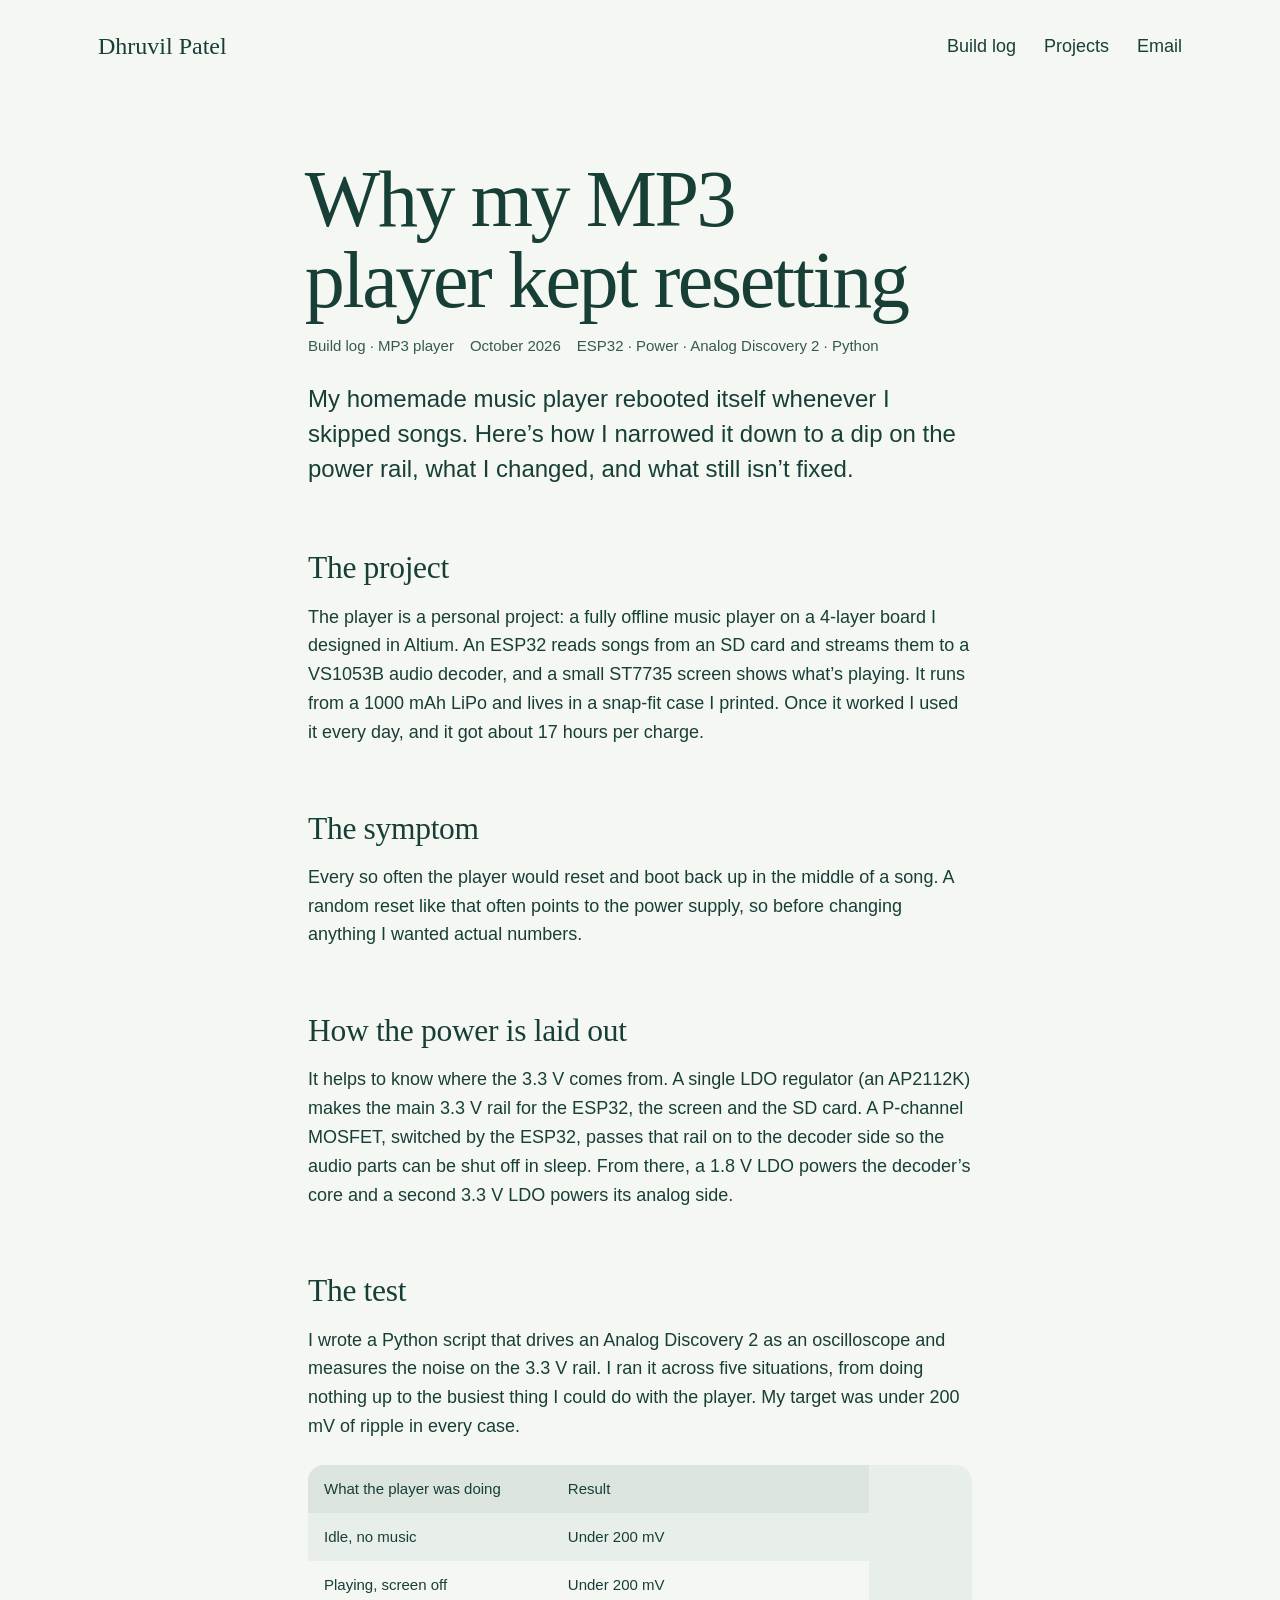
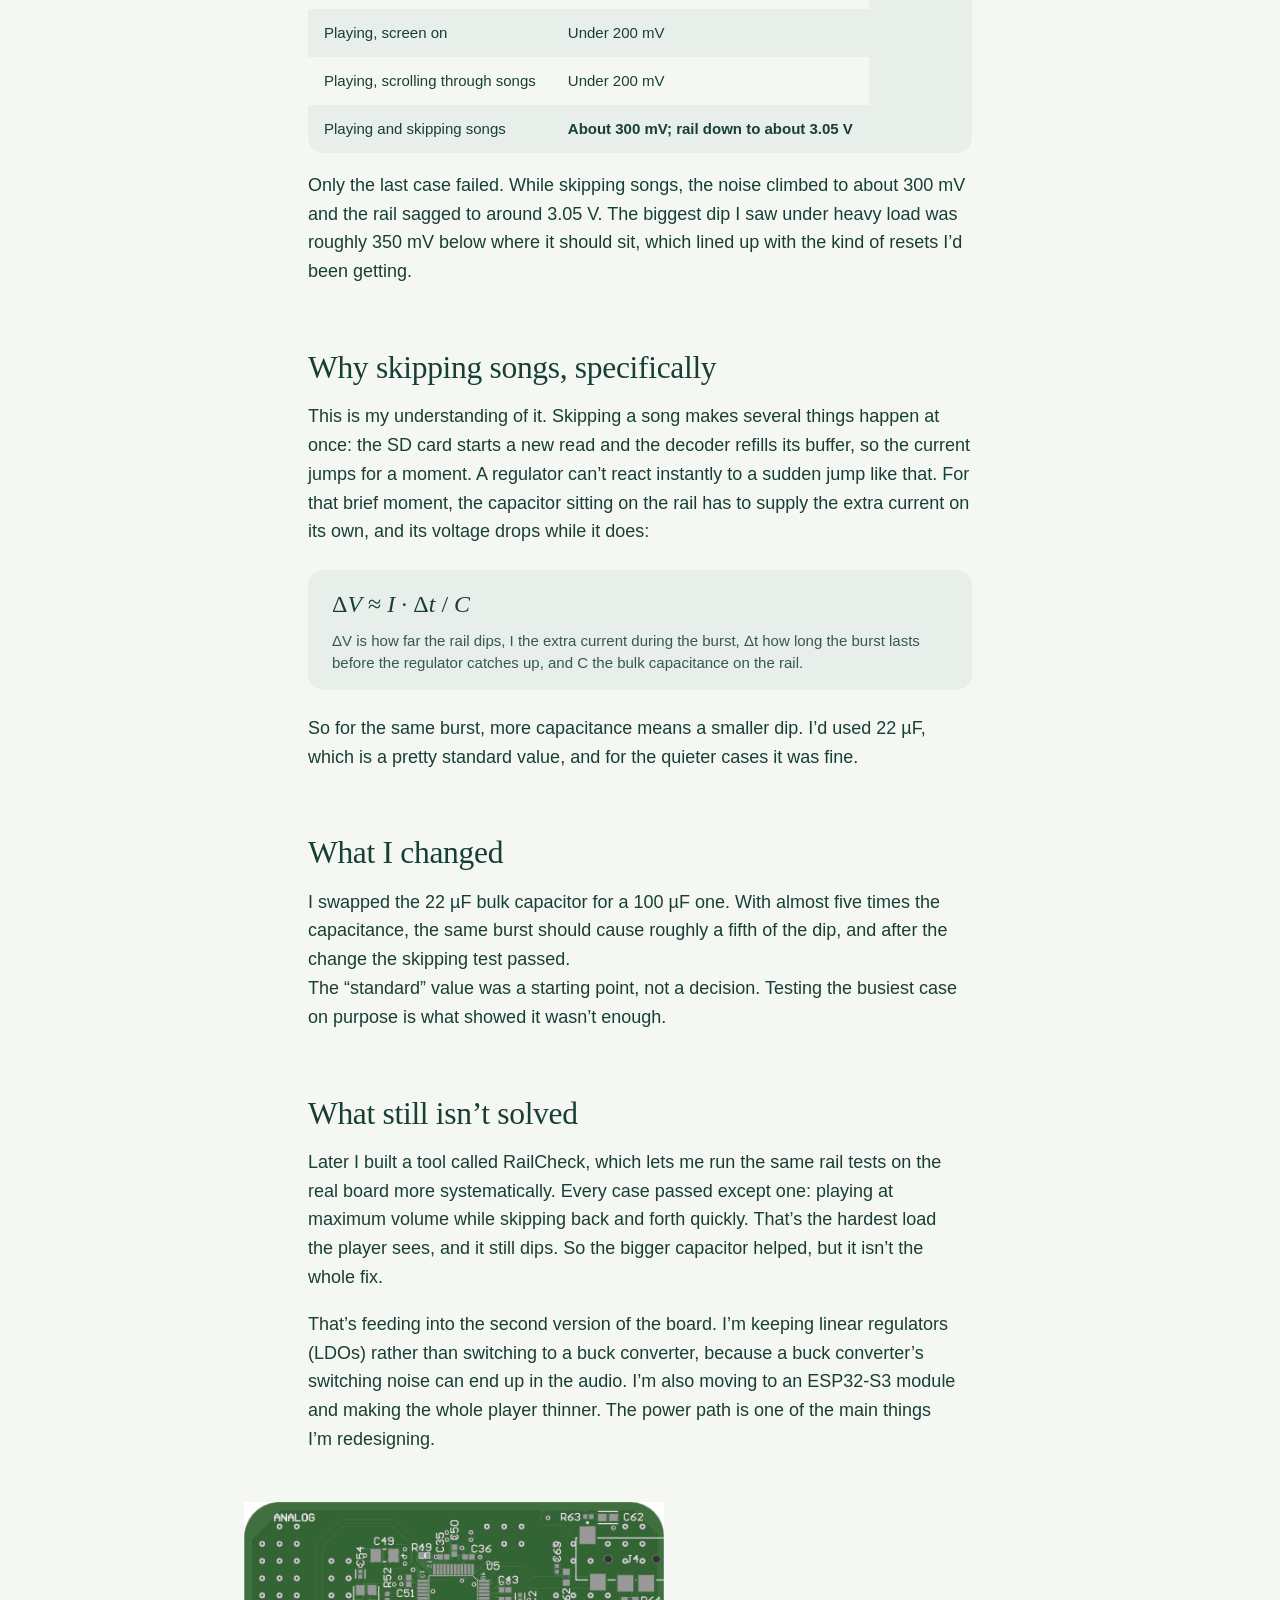
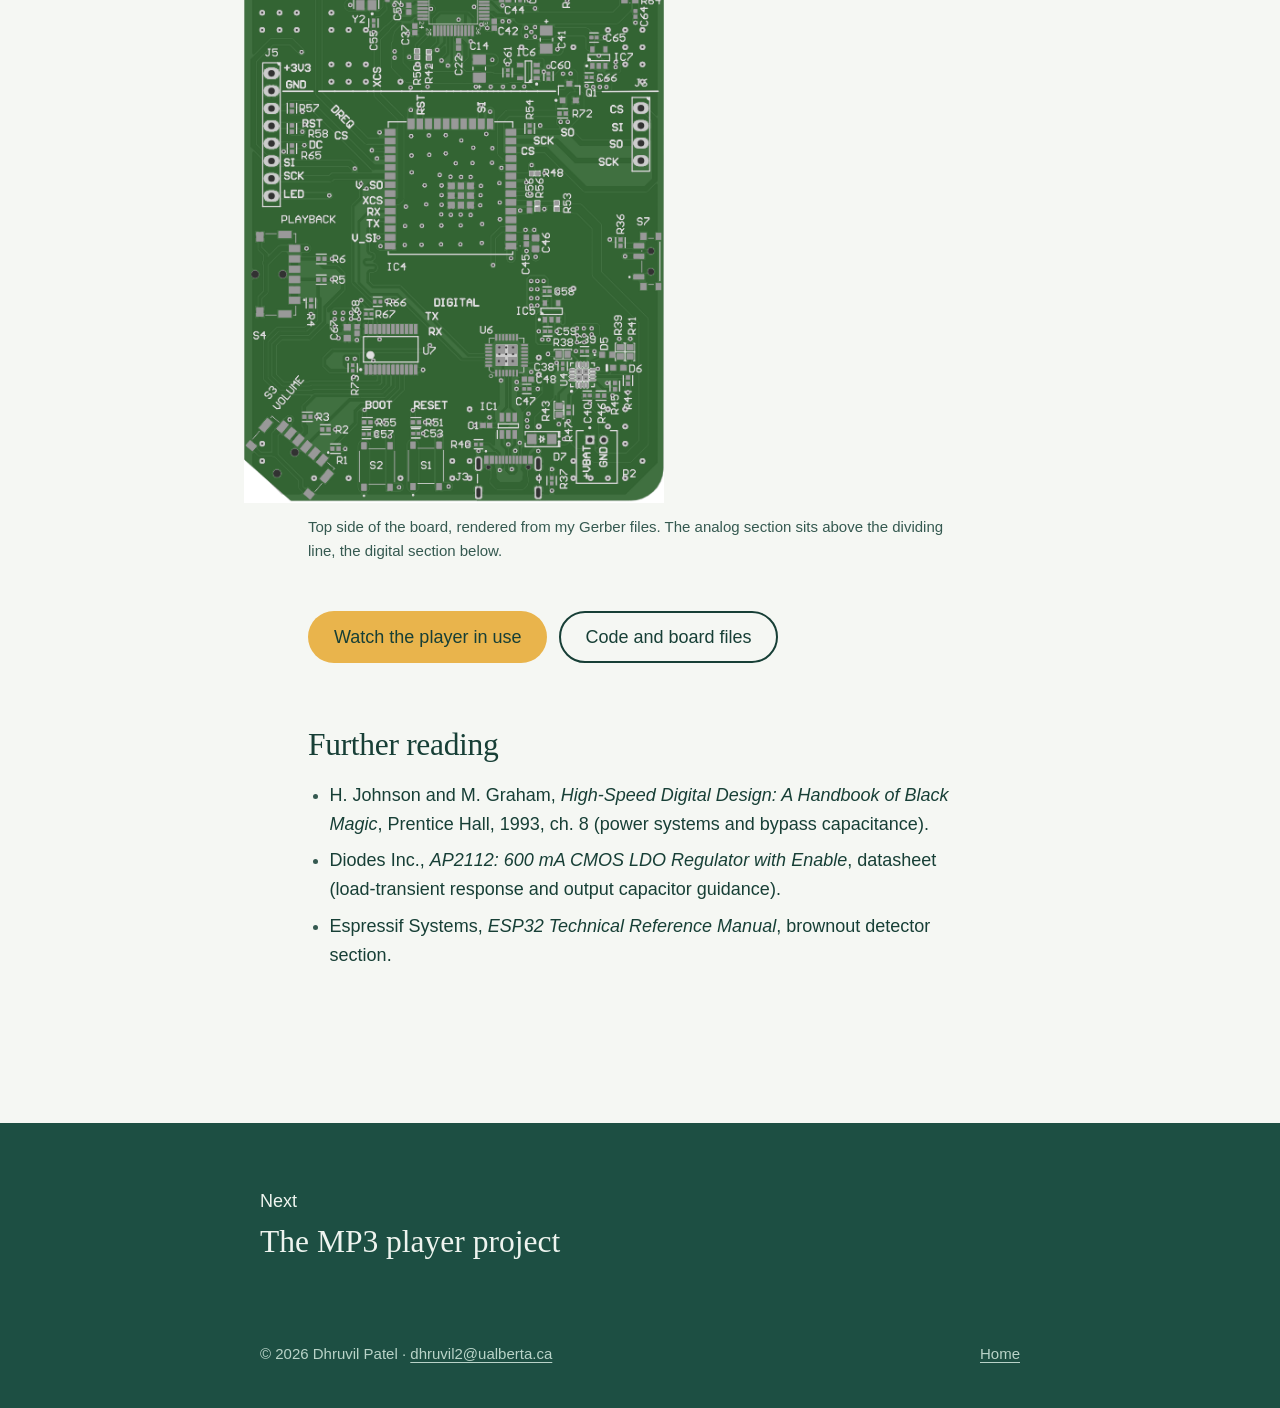
<file: mp3-brownout.html>
<!doctype html>
<html lang="en">
<head>
<meta charset="utf-8">
<meta name="viewport" content="width=device-width, initial-scale=1, viewport-fit=cover">
<title>Why my MP3 player kept resetting · Dhruvil Patel</title>
<meta name="description" content="Build log: how I tracked down random resets on my ESP32 MP3 player to a supply dip when skipping songs, and what I changed.">
<meta name="theme-color" content="#f5f7f3">
<link rel="preconnect" href="https://api.fontshare.com">
<link rel="preconnect" href="https://cdn.fontshare.com" crossorigin>
<link rel="stylesheet" href="https://api.fontshare.com/v2/css?f[]=gambarino@400&f[]=general-sans@400,500&display=swap">
<link rel="stylesheet" href="../site.css">
<script src="../site.js" defer></script>
</head>
<body>
<a class="skip" href="#main">Skip to content</a>
<header class="page-top">
  <a class="mark" href="../">Dhruvil Patel</a>
  <nav aria-label="Site"><a href="../#log">Build log</a><a href="../#work">Projects</a><a href="mailto:dhruvil2@ualberta.ca">Email</a></nav>
</header>
<main id="main">
<div class="art-head" data-rise>
  <h1>Why my MP3 player kept resetting</h1>
  <div class="meta"><span>Build log · MP3 player</span><span>October 2026</span><span>ESP32 · Power · Analog Discovery 2 · Python</span></div>
  <p class="dek">My homemade music player rebooted itself whenever I skipped songs. Here’s how I narrowed it down to a dip on the power rail, what I changed, and what still isn’t fixed.</p>
</div>
<article class="art">
<h2>The project</h2>
<p>The player is a personal project: a fully offline music player on a 4-layer board I designed in Altium. An ESP32 reads songs from an SD card and streams them to a VS1053B audio decoder, and a small ST7735 screen shows what’s playing. It runs from a 1000 mAh LiPo and lives in a snap-fit case I printed. Once it worked I used it every day, and it got about 17 hours per charge.</p>
<h2>The symptom</h2>
<p>Every so often the player would reset and boot back up in the middle of a song. A random reset like that often points to the power supply, so before changing anything I wanted actual numbers.</p>
<h2>How the power is laid out</h2>
<p>It helps to know where the 3.3 V comes from. A single LDO regulator (an AP2112K) makes the main 3.3 V rail for the ESP32, the screen and the SD card. A P-channel MOSFET, switched by the ESP32, passes that rail on to the decoder side so the audio parts can be shut off in sleep. From there, a 1.8 V LDO powers the decoder’s core and a second 3.3 V LDO powers its analog side.</p>
<h2>The test</h2>
<p>I wrote a Python script that drives an Analog Discovery 2 as an oscilloscope and measures the noise on the 3.3 V rail. I ran it across five situations, from doing nothing up to the busiest thing I could do with the player. My target was under 200 mV of ripple in every case.</p>
<table>
  <thead><tr><th>What the player was doing</th><th>Result</th></tr></thead>
  <tbody>
    <tr><td>Idle, no music</td><td>Under 200 mV</td></tr>
    <tr><td>Playing, screen off</td><td>Under 200 mV</td></tr>
    <tr><td>Playing, screen on</td><td>Under 200 mV</td></tr>
    <tr><td>Playing, scrolling through songs</td><td>Under 200 mV</td></tr>
    <tr><td>Playing and skipping songs</td><td><b>About 300 mV; rail down to about 3.05 V</b></td></tr>
  </tbody>
</table>
<p>Only the last case failed. While skipping songs, the noise climbed to about 300 mV and the rail sagged to around 3.05 V. The biggest dip I saw under heavy load was roughly 350 mV below where it should sit, which lined up with the kind of resets I’d been getting.</p>
<h2>Why skipping songs, specifically</h2>
<p>This is my understanding of it. Skipping a song makes several things happen at once: the SD card starts a new read and the decoder refills its buffer, so the current jumps for a moment. A regulator can’t react instantly to a sudden jump like that. For that brief moment, the capacitor sitting on the rail has to supply the extra current on its own, and its voltage drops while it does:</p>
<div class="eq"><span>Δ<i>V</i> ≈ <i>I</i> · Δ<i>t</i> / <i>C</i></span><span class="why">ΔV is how far the rail dips, I the extra current during the burst, Δt how long the burst lasts before the regulator catches up, and C the bulk capacitance on the rail.</span></div>
<p>So for the same burst, more capacitance means a smaller dip. I’d used 22 µF, which is a pretty standard value, and for the quieter cases it was fine.</p>
<h2>What I changed</h2>
<p>I swapped the 22 µF bulk capacitor for a 100 µF one. With almost five times the capacitance, the same burst should cause roughly a fifth of the dip, and after the change the skipping test passed.</p>
<div class="callout">The “standard” value was a starting point, not a decision. Testing the busiest case on purpose is what showed it wasn’t enough.</div>
<h2>What still isn’t solved</h2>
<p>Later I built a tool called RailCheck, which lets me run the same rail tests on the real board more systematically. Every case passed except one: playing at maximum volume while skipping back and forth quickly. That’s the hardest load the player sees, and it still dips. So the bigger capacitor helped, but it isn’t the whole fix.</p>
<p>That’s feeding into the second version of the board. I’m keeping linear regulators (LDOs) rather than switching to a buck converter, because a buck converter’s switching noise can end up in the audio. I’m also moving to an ESP32-S3 module and making the whole player thinner. The power path is one of the main things I’m redesigning.</p>
<figure>
  <img src="../img/mp3-pcb-top.png" width="460" height="658" loading="lazy" alt="Top side of the MP3 player PCB, rendered from the Gerber files." style="max-width:420px">
  <figcaption>Top side of the board, rendered from my Gerber files. The analog section sits above the dividing line, the digital section below.</figcaption>
</figure>
<div class="links">
  <a class="btn" href="https://drive.google.com/file/d/1-BPB9EZshVwInmu3_R_qBqkqG8TPMAxt/view?usp=sharing">Watch the player in use</a>
  <a class="btn quiet" href="https://github.com/dhruvil2-stack/MP3-Player">Code and board files</a>
</div>
<h2>Further reading</h2>
<ul class="refs">
  <li>H. Johnson and M. Graham, <i>High-Speed Digital Design: A Handbook of Black Magic</i>, Prentice Hall, 1993, ch. 8 (power systems and bypass capacitance).</li>
  <li>Diodes Inc., <i>AP2112: 600 mA CMOS LDO Regulator with Enable</i>, datasheet (load-transient response and output capacitor guidance).</li>
  <li>Espressif Systems, <i>ESP32 Technical Reference Manual</i>, brownout detector section.</li>
</ul>
</article>
</main>
<footer class="art-foot">
  <p class="lbl">Next</p>
  <a class="next" href="../projects/mp3-player.html">The MP3 player project</a>
  <div class="legal"><span>© 2026 Dhruvil Patel · <a href="mailto:dhruvil2@ualberta.ca">dhruvil2@ualberta.ca</a></span><a href="../">Home</a></div>
</footer>
</body>
</html>
</file>
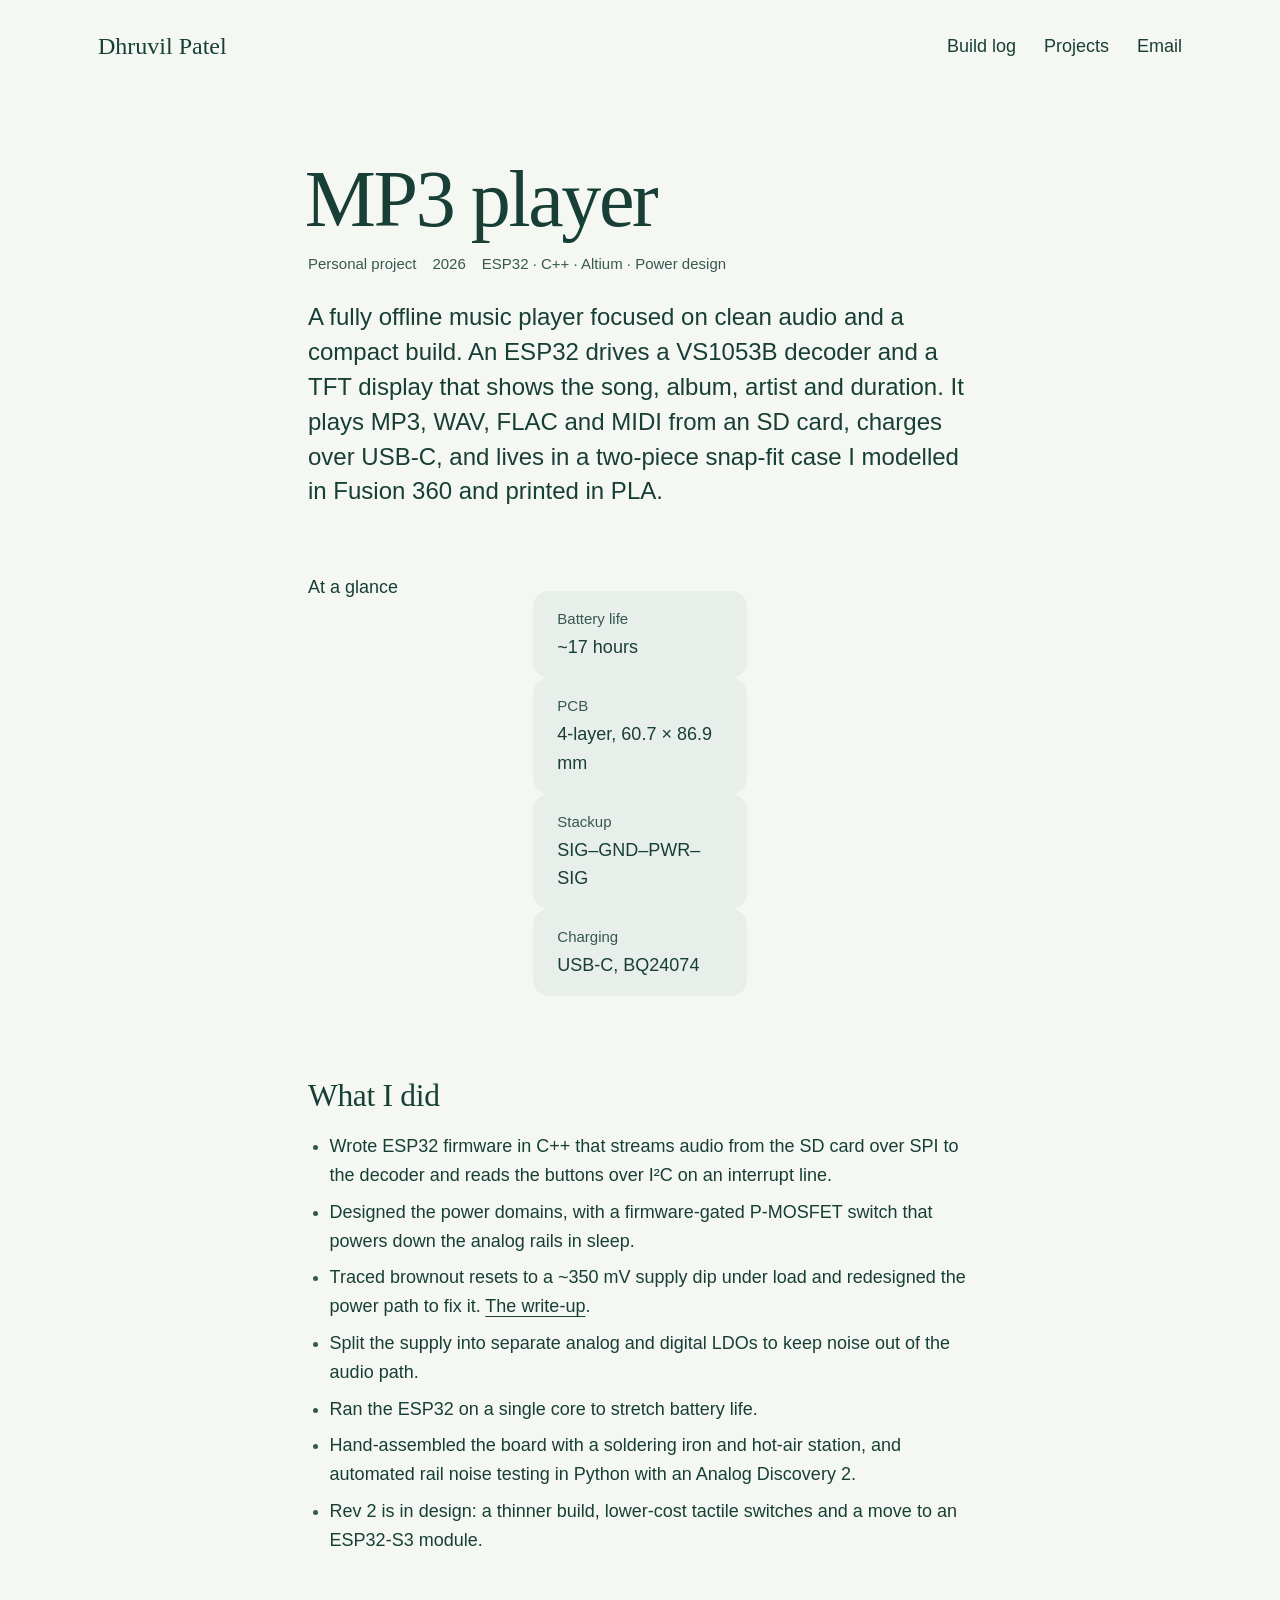
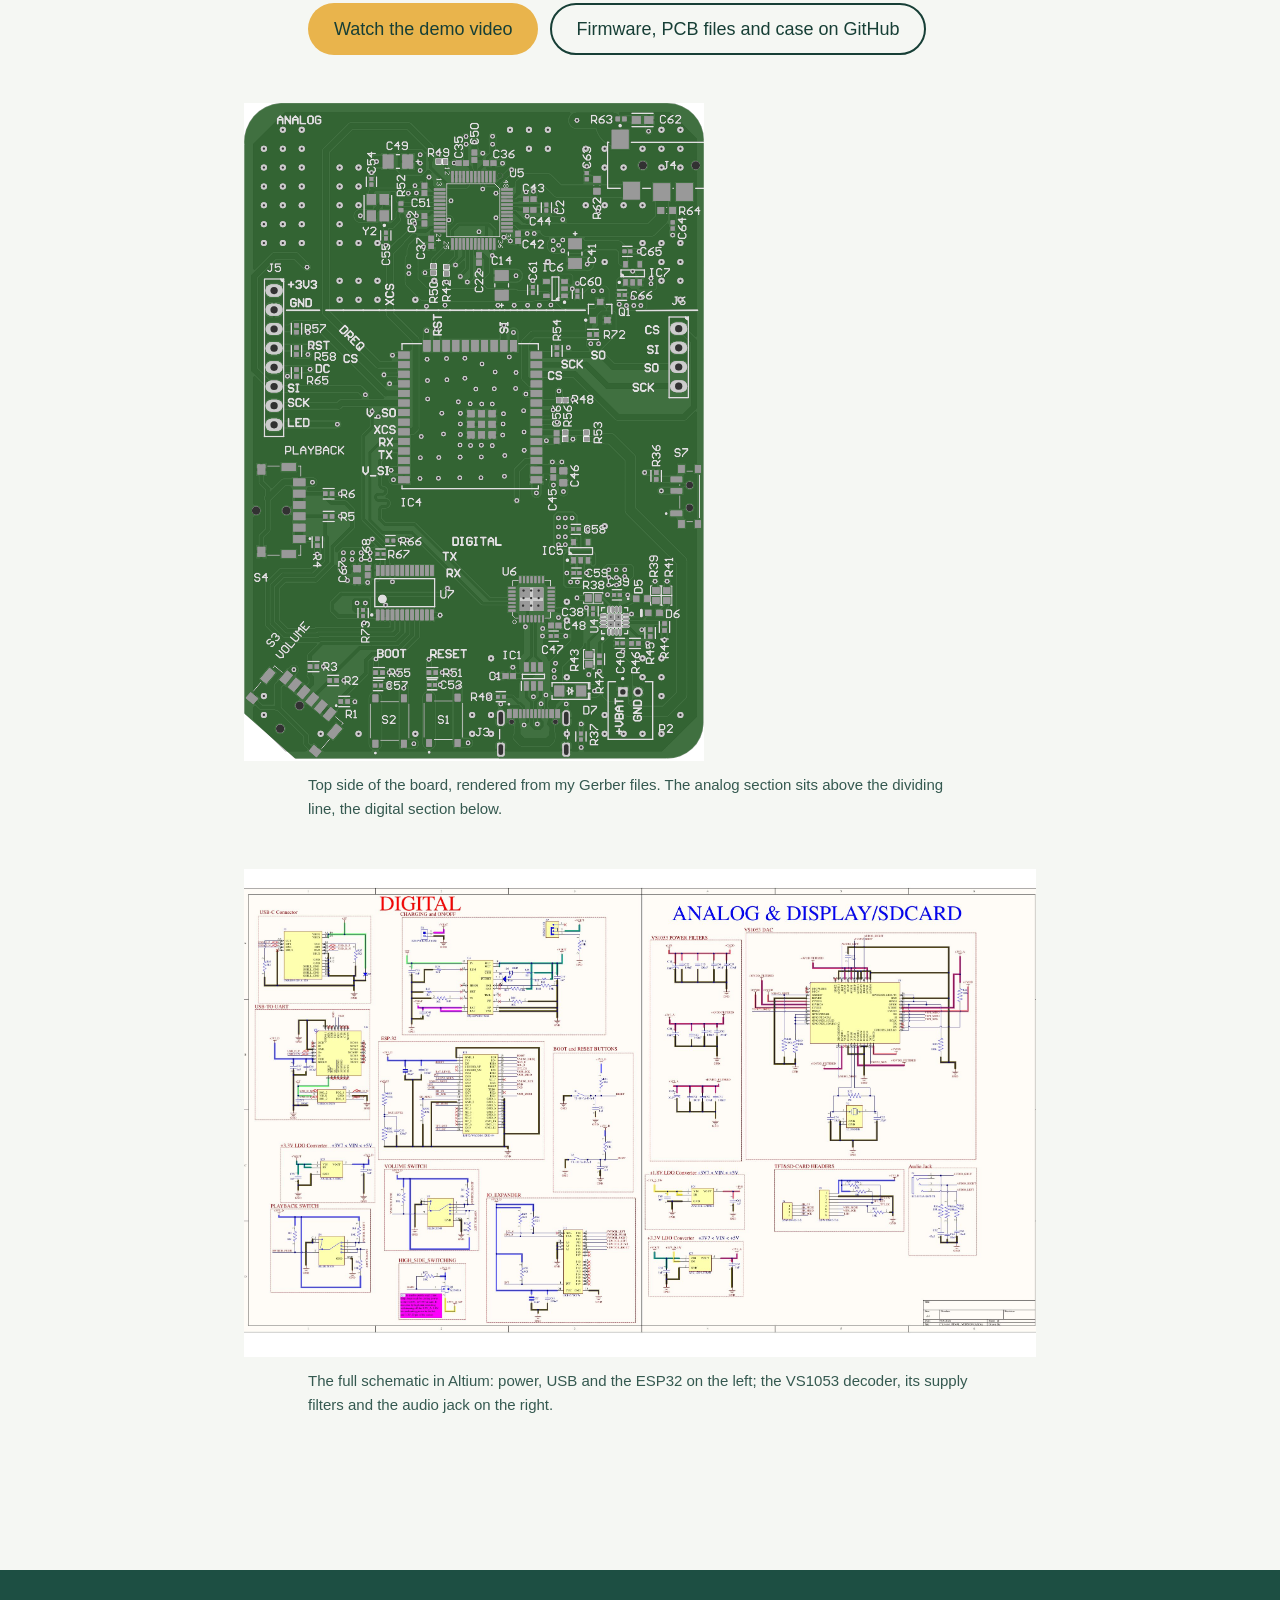
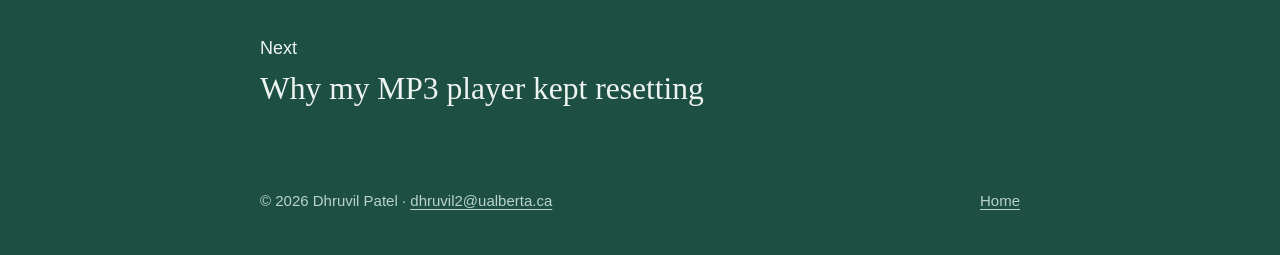
<file: mp3-player.html>
<!doctype html>
<html lang="en">
<head>
<meta charset="utf-8">
<meta name="viewport" content="width=device-width, initial-scale=1, viewport-fit=cover">
<title>MP3 player · Dhruvil Patel</title>
<meta name="description" content="A fully offline ESP32 + VS1053B MP3 player on a 4-layer PCB designed in Altium by Dhruvil Patel.">
<meta name="theme-color" content="#f5f7f3">
<link rel="preconnect" href="https://api.fontshare.com">
<link rel="preconnect" href="https://cdn.fontshare.com" crossorigin>
<link rel="stylesheet" href="https://api.fontshare.com/v2/css?f[]=gambarino@400&f[]=general-sans@400,500&display=swap">
<link rel="stylesheet" href="../site.css">
<script src="../site.js" defer></script>
</head>
<body>
<a class="skip" href="#main">Skip to content</a>
<header class="page-top">
  <a class="mark" href="../">Dhruvil Patel</a>
  <nav aria-label="Site"><a href="../#log">Build log</a><a href="../#work">Projects</a><a href="mailto:dhruvil2@ualberta.ca">Email</a></nav>
</header>
<main id="main">
<div class="art-head" data-rise>
  <h1>MP3 player</h1>
  <div class="meta"><span>Personal project</span><span>2026</span><span>ESP32 · C++ · Altium · Power design</span></div>
  <p class="dek">A fully offline music player focused on clean audio and a compact build. An ESP32 drives a VS1053B decoder and a TFT display that shows the song, album, artist and duration. It plays MP3, WAV, FLAC and MIDI from an SD card, charges over USB-C, and lives in a two-piece snap-fit case I modelled in Fusion 360 and printed in PLA.</p>
</div>
<article class="art">
<div class="specs"><p class="word">At a glance</p><dl><div><dt>Battery life</dt><dd>~17 hours</dd></div><div><dt>PCB</dt><dd>4-layer, 60.7 × 86.9 mm</dd></div><div><dt>Stackup</dt><dd>SIG–GND–PWR–SIG</dd></div><div><dt>Charging</dt><dd>USB-C, BQ24074</dd></div></dl></div>
<h2>What I did</h2>
<ul>
  <li>Wrote ESP32 firmware in C++ that streams audio from the SD card over SPI to the decoder and reads the buttons over I²C on an interrupt line.</li>
  <li>Designed the power domains, with a firmware-gated P-MOSFET switch that powers down the analog rails in sleep.</li>
  <li>Traced brownout resets to a ~350 mV supply dip under load and redesigned the power path to fix it. <a href="../notes/mp3-brownout.html">The write-up</a>.</li>
  <li>Split the supply into separate analog and digital LDOs to keep noise out of the audio path.</li>
  <li>Ran the ESP32 on a single core to stretch battery life.</li>
  <li>Hand-assembled the board with a soldering iron and hot-air station, and automated rail noise testing in Python with an Analog Discovery 2.</li>
  <li>Rev 2 is in design: a thinner build, lower-cost tactile switches and a move to an ESP32-S3 module.</li>
</ul>
<div class="links"><a class="btn" href="https://drive.google.com/file/d/1-BPB9EZshVwInmu3_R_qBqkqG8TPMAxt/view?usp=sharing">Watch the demo video</a><a class="btn quiet" href="https://github.com/dhruvil2-stack/MP3-Player">Firmware, PCB files and case on GitHub</a></div>
<figure>
  <img src="../img/mp3-pcb-top.png" width="460" height="658" loading="lazy" alt="Top side of the MP3 player PCB, rendered from the Gerber files." style="max-width:460px">
  <figcaption>Top side of the board, rendered from my Gerber files. The analog section sits above the dividing line, the digital section below.</figcaption>
</figure>
<figure>
  <img src="../img/mp3-schematic.jpg" width="2509" height="1546" loading="lazy" alt="Full Altium schematic: digital half with USB-C, charger, ESP32 and I/O expander; analog half with VS1053 decoder, filters, LDOs and audio jack.">
  <figcaption>The full schematic in Altium: power, USB and the ESP32 on the left; the VS1053 decoder, its supply filters and the audio jack on the right.</figcaption>
</figure>
</article>
</main>
<footer class="art-foot">
  <p class="lbl">Next</p>
  <a class="next" href="../notes/mp3-brownout.html">Why my MP3 player kept resetting</a>
  <div class="legal"><span>© 2026 Dhruvil Patel · <a href="mailto:dhruvil2@ualberta.ca">dhruvil2@ualberta.ca</a></span><a href="../">Home</a></div>
</footer>
</body>
</html>
</file>
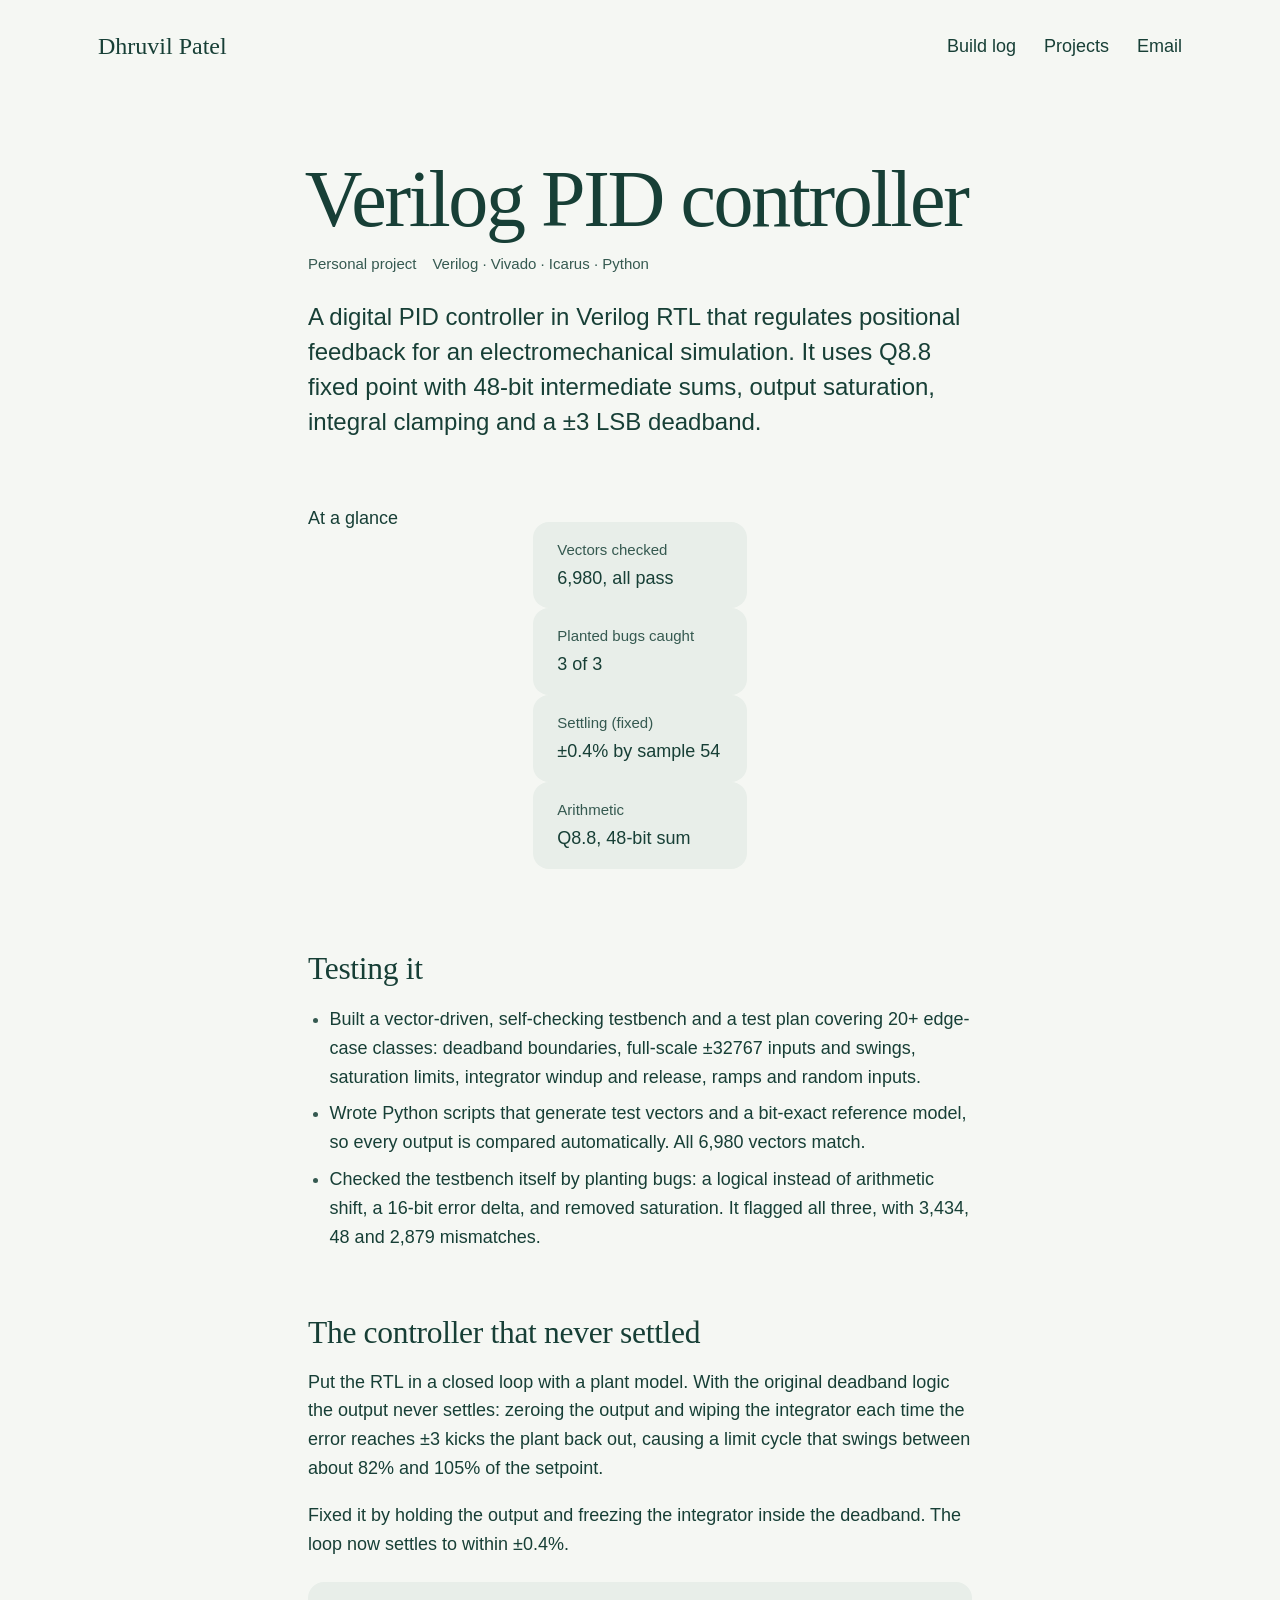
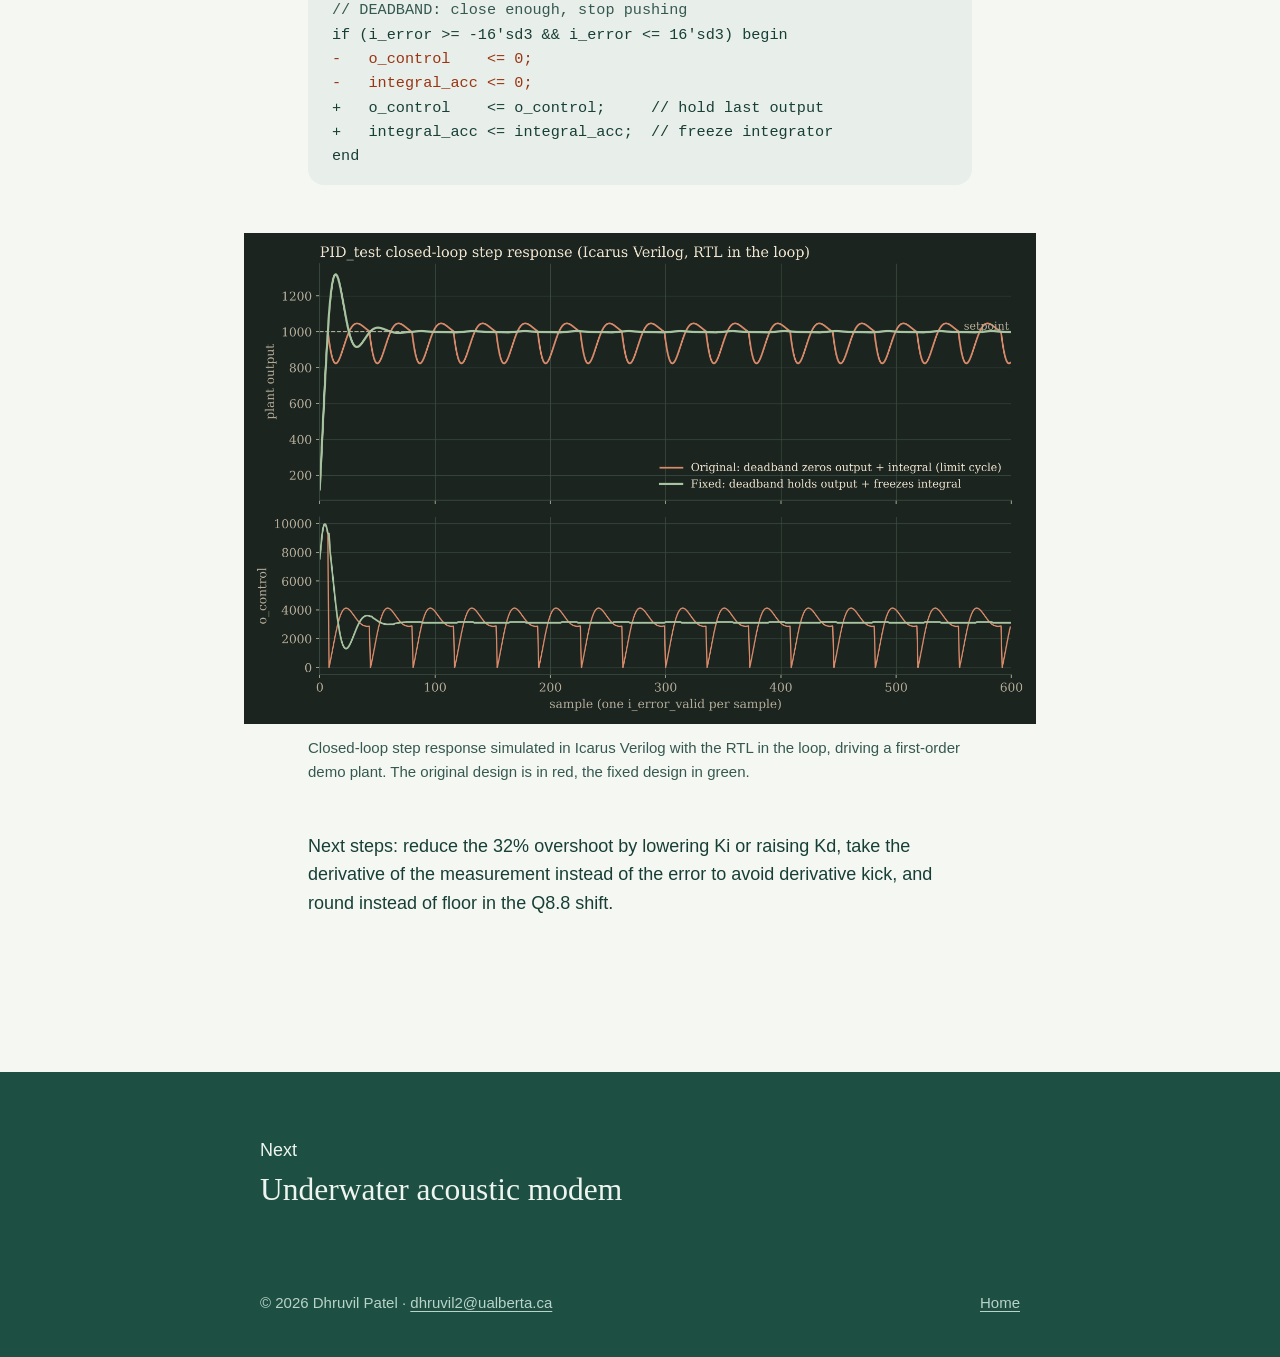
<file: verilog-pid.html>
<!doctype html>
<html lang="en">
<head>
<meta charset="utf-8">
<meta name="viewport" content="width=device-width, initial-scale=1, viewport-fit=cover">
<title>Verilog PID controller · Dhruvil Patel</title>
<meta name="description" content="Fixed-point PID controller in Verilog RTL with a self-checking testbench, and a deadband limit cycle found in closed-loop simulation.">
<meta name="theme-color" content="#f5f7f3">
<link rel="preconnect" href="https://api.fontshare.com">
<link rel="preconnect" href="https://cdn.fontshare.com" crossorigin>
<link rel="stylesheet" href="https://api.fontshare.com/v2/css?f[]=gambarino@400&f[]=general-sans@400,500&display=swap">
<link rel="stylesheet" href="../site.css">
<script src="../site.js" defer></script>
</head>
<body>
<a class="skip" href="#main">Skip to content</a>
<header class="page-top">
  <a class="mark" href="../">Dhruvil Patel</a>
  <nav aria-label="Site"><a href="../#log">Build log</a><a href="../#work">Projects</a><a href="mailto:dhruvil2@ualberta.ca">Email</a></nav>
</header>
<main id="main">
<div class="art-head" data-rise>
  <h1>Verilog PID controller</h1>
  <div class="meta"><span>Personal project</span><span>Verilog · Vivado · Icarus · Python</span></div>
  <p class="dek">A digital PID controller in Verilog RTL that regulates positional feedback for an electromechanical simulation. It uses Q8.8 fixed point with 48-bit intermediate sums, output saturation, integral clamping and a ±3 LSB deadband.</p>
</div>
<article class="art">
<div class="specs"><p class="word">At a glance</p><dl><div><dt>Vectors checked</dt><dd>6,980, all pass</dd></div><div><dt>Planted bugs caught</dt><dd>3 of 3</dd></div><div><dt>Settling (fixed)</dt><dd>±0.4% by sample 54</dd></div><div><dt>Arithmetic</dt><dd>Q8.8, 48-bit sum</dd></div></dl></div>
<h2>Testing it</h2>
<ul>
  <li>Built a vector-driven, self-checking testbench and a test plan covering 20+ edge-case classes: deadband boundaries, full-scale ±32767 inputs and swings, saturation limits, integrator windup and release, ramps and random inputs.</li>
  <li>Wrote Python scripts that generate test vectors and a bit-exact reference model, so every output is compared automatically. All 6,980 vectors match.</li>
  <li>Checked the testbench itself by planting bugs: a logical instead of arithmetic shift, a 16-bit error delta, and removed saturation. It flagged all three, with 3,434, 48 and 2,879 mismatches.</li>
</ul>
<h2>The controller that never settled</h2>
<p>Put the RTL in a closed loop with a plant model. With the original deadband logic the output never settles: zeroing the output and wiping the integrator each time the error reaches ±3 kicks the plant back out, causing a limit cycle that swings between about 82% and 105% of the setpoint.</p>
<p>Fixed it by holding the output and freezing the integrator inside the deadband. The loop now settles to within ±0.4%.</p>
<pre aria-label="Deadband fix in Verilog"><code><span class="c">// DEADBAND: close enough, stop pushing</span>
if (i_error &gt;= -16'sd3 &amp;&amp; i_error &lt;= 16'sd3) begin
<span class="del">-   o_control    &lt;= 0;</span>
<span class="del">-   integral_acc &lt;= 0;</span>
+   o_control    &lt;= o_control;     // hold last output
+   integral_acc &lt;= integral_acc;  // freeze integrator
end</code></pre>
<figure class="dark">
  <img src="../img/pid-step.png" width="1500" height="930" loading="lazy" alt="Closed-loop step response of the PID RTL: original design oscillates between about 823 and 1047, fixed design settles at 1000.">
  <figcaption>Closed-loop step response simulated in Icarus Verilog with the RTL in the loop, driving a first-order demo plant. The original design is in red, the fixed design in green.</figcaption>
</figure>
<p>Next steps: reduce the 32% overshoot by lowering Ki or raising Kd, take the derivative of the measurement instead of the error to avoid derivative kick, and round instead of floor in the Q8.8 shift.</p>
</article>
</main>
<footer class="art-foot">
  <p class="lbl">Next</p>
  <a class="next" href="acoustic-modem.html">Underwater acoustic modem</a>
  <div class="legal"><span>© 2026 Dhruvil Patel · <a href="mailto:dhruvil2@ualberta.ca">dhruvil2@ualberta.ca</a></span><a href="../">Home</a></div>
</footer>
</body>
</html>
</file>
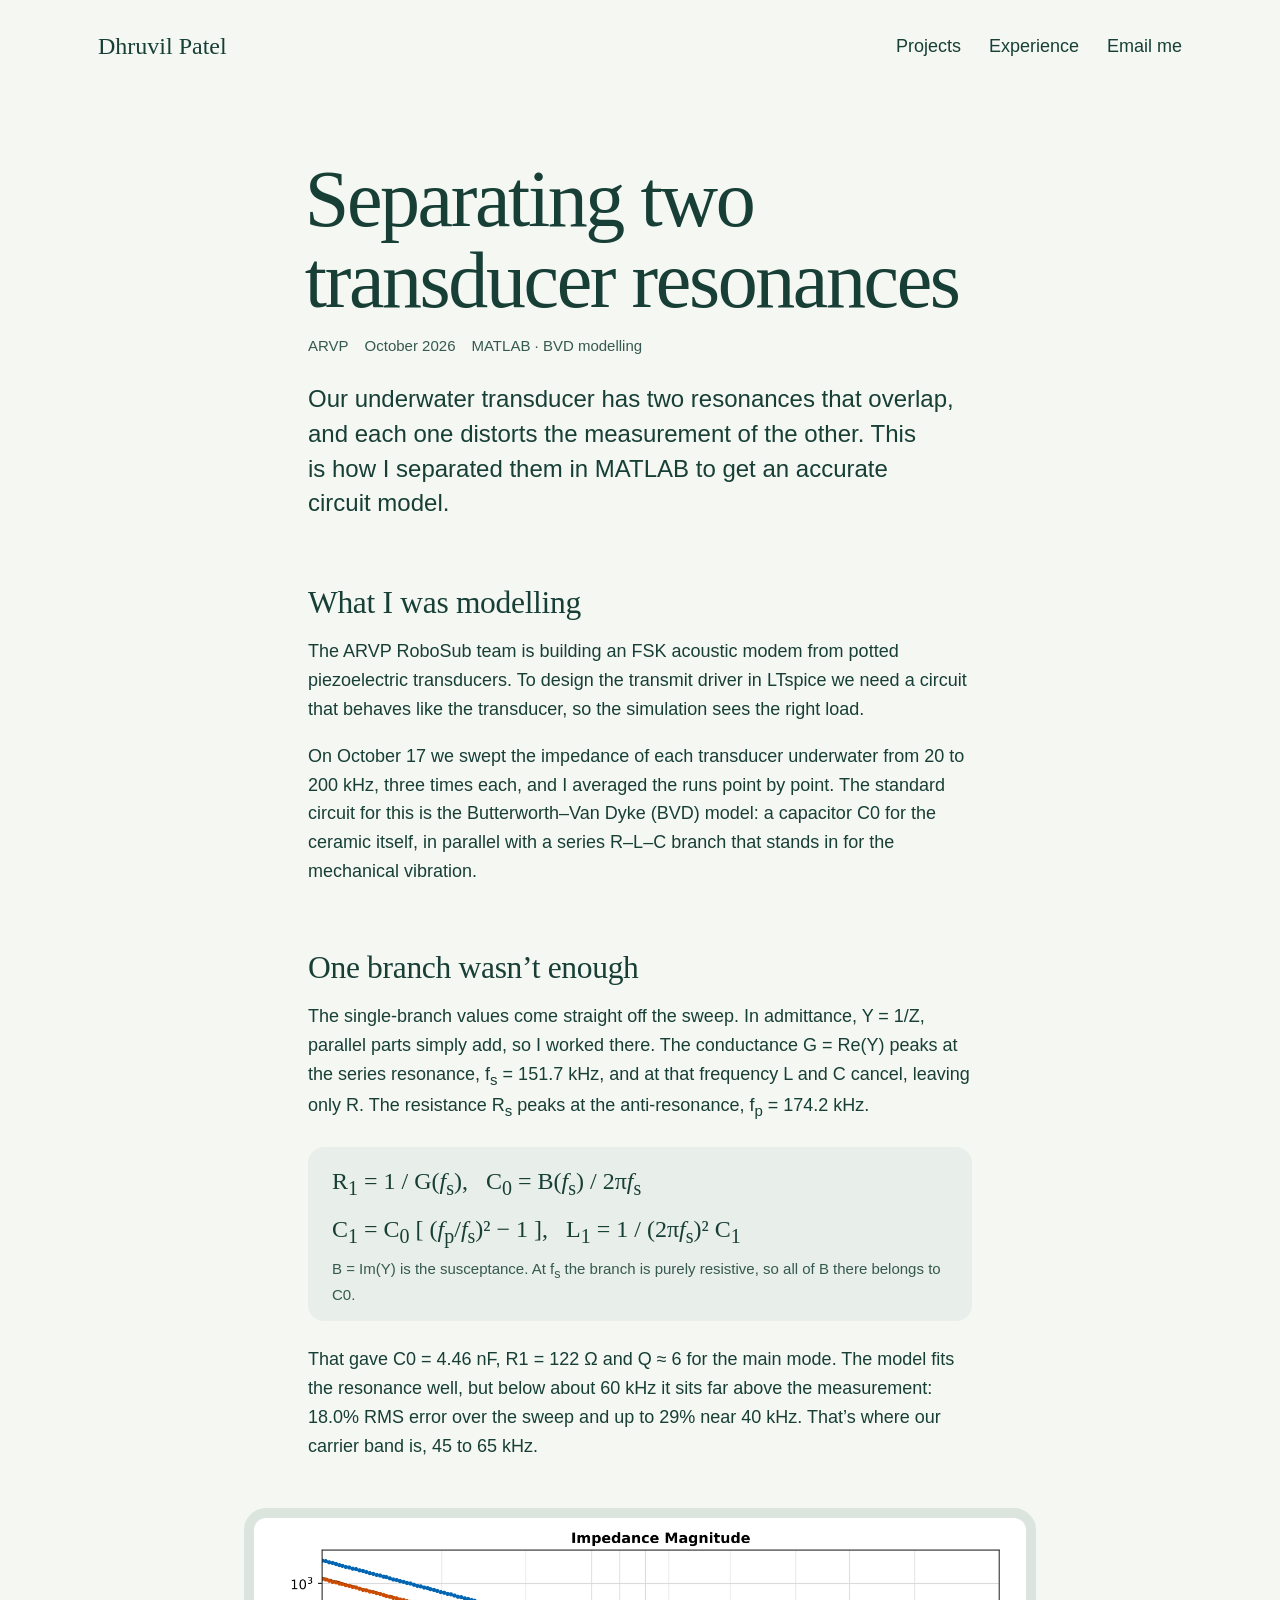
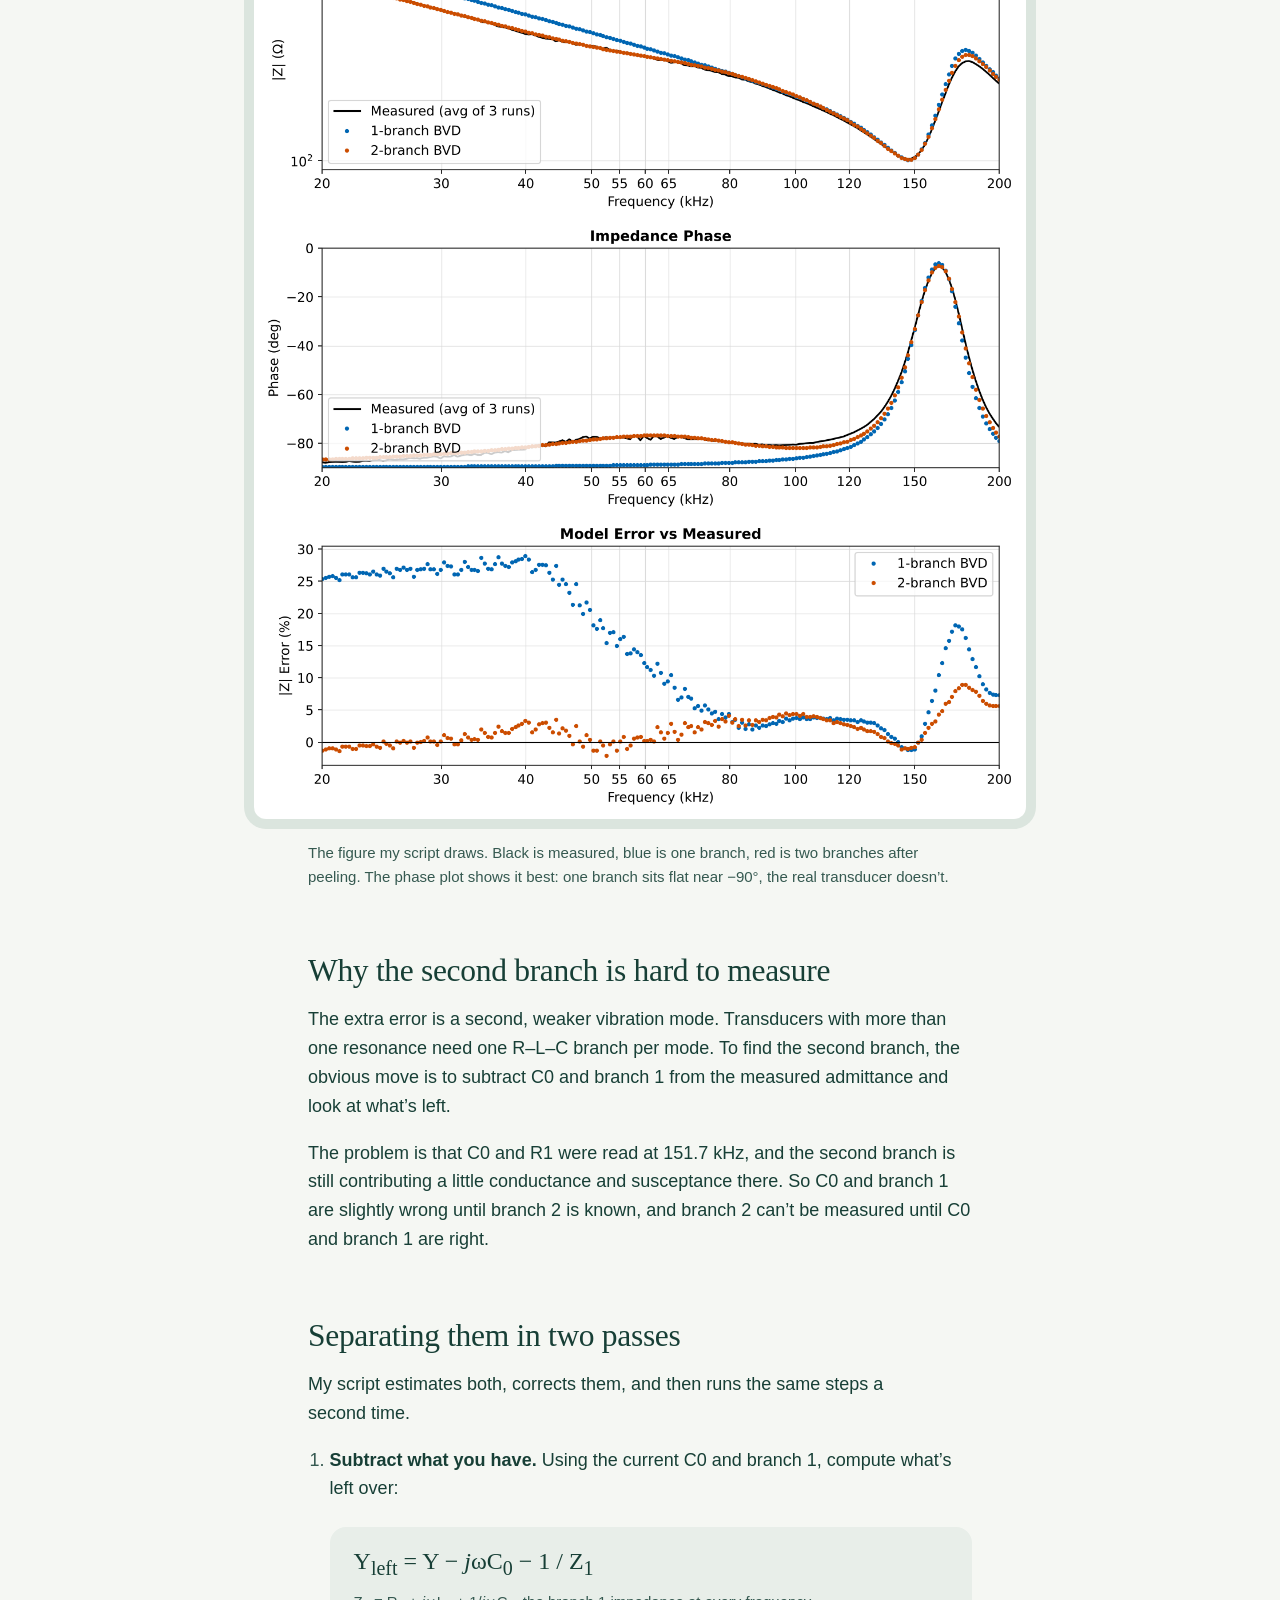
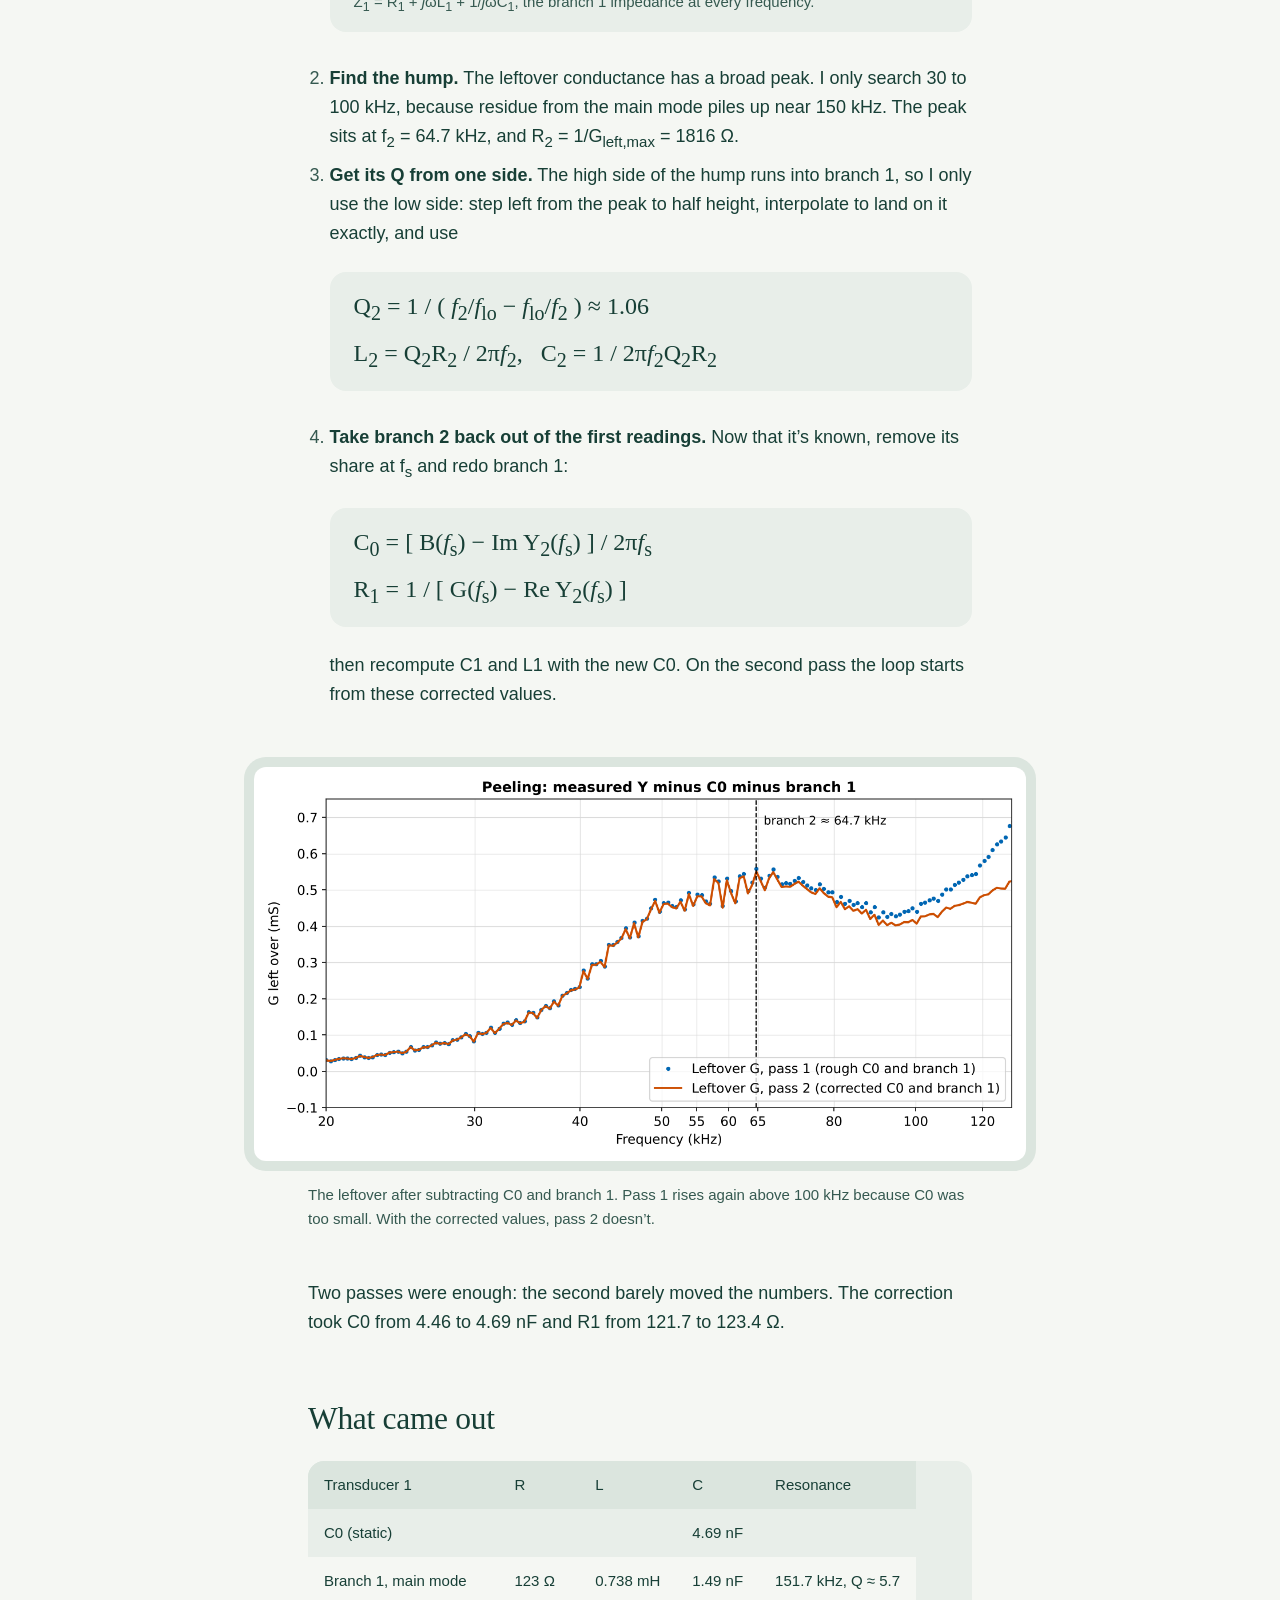
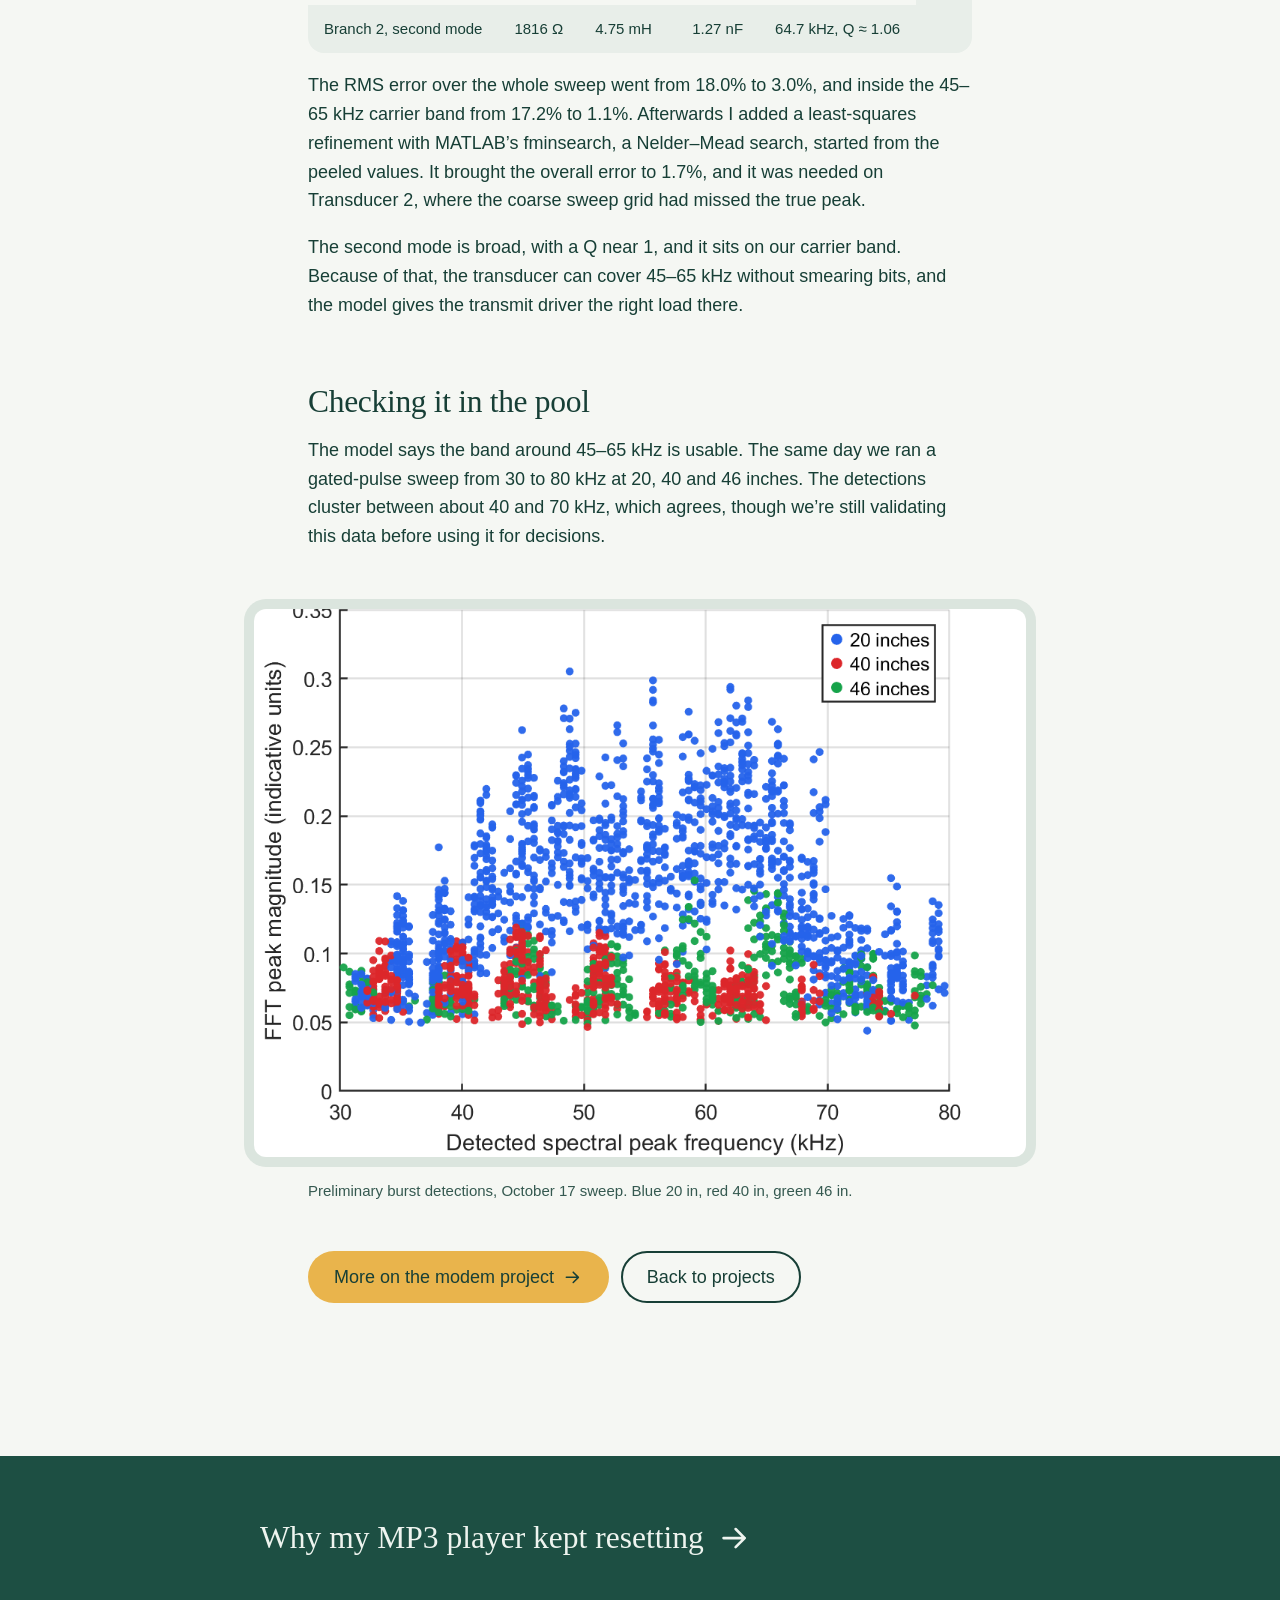
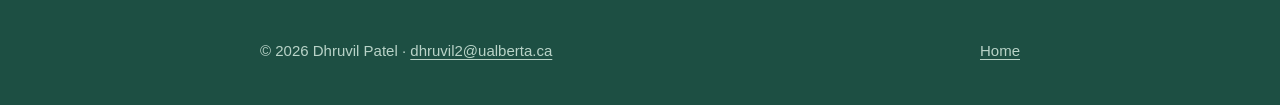
<file: notes/bvd-peeling.html>
<!doctype html>
<html lang="en">
<head>
<meta charset="utf-8">
<meta name="viewport" content="width=device-width, initial-scale=1, viewport-fit=cover">
<title>Separating two transducer resonances · Dhruvil Patel</title>
<meta name="description" content="How I separated two overlapping resonances in an underwater piezo transducer for the ARVP acoustic modem, by peeling one circuit branch off the other in MATLAB.">
<meta name="theme-color" content="#f5f7f3">
<link rel="preconnect" href="https://api.fontshare.com">
<link rel="preconnect" href="https://cdn.fontshare.com" crossorigin>
<link rel="stylesheet" href="https://api.fontshare.com/v2/css?f[]=gambarino@400&f[]=general-sans@400,500&display=swap">
<link rel="stylesheet" href="../site.css?v=5">
<script src="../site.js?v=5" defer></script>
</head>
<body>
<svg width="0" height="0" style="position:absolute" aria-hidden="true" focusable="false">
  <symbol id="i-right" viewBox="0 0 24 24"><path d="M5 12h14M13 6l6 6-6 6"/></symbol>
  <symbol id="i-down" viewBox="0 0 24 24"><path d="M12 5v14M6 13l6 6 6-6"/></symbol>
  <symbol id="i-up" viewBox="0 0 24 24"><path d="M12 19V5M6 11l6-6 6 6"/></symbol>
  <symbol id="i-out" viewBox="0 0 24 24"><path d="M7 17 17 7M9 7h8v8"/></symbol>
  <symbol id="i-play" viewBox="0 0 24 24"><path d="M8.5 5.8v12.4a.8.8 0 0 0 1.2.7l10-6.2a.8.8 0 0 0 0-1.4l-10-6.2a.8.8 0 0 0-1.2.7z"/></symbol>
  <symbol id="i-mail" viewBox="0 0 24 24"><rect x="3" y="5" width="18" height="14" rx="2.5"/><path d="m3.8 7 8.2 6 8.2-6"/></symbol>
  <symbol id="i-copy" viewBox="0 0 24 24"><rect x="9" y="9" width="11" height="11" rx="2.5"/><path d="M15 9V6.5A2.5 2.5 0 0 0 12.5 4h-6A2.5 2.5 0 0 0 4 6.5v6A2.5 2.5 0 0 0 6.5 15H9"/></symbol>
  <symbol id="i-check" viewBox="0 0 24 24"><path d="m5 12.5 4.5 4.5L19 7.5"/></symbol>
  <symbol id="i-close" viewBox="0 0 24 24"><path d="M6 6l12 12M18 6 6 18"/></symbol>
  <symbol id="i-plus" viewBox="0 0 24 24"><path d="M12 5v14M5 12h14"/></symbol>
  <symbol id="i-minus" viewBox="0 0 24 24"><path d="M5 12h14"/></symbol>
  <symbol id="i-fit" viewBox="0 0 24 24"><path d="M4 9V5.5A1.5 1.5 0 0 1 5.5 4H9M15 4h3.5A1.5 1.5 0 0 1 20 5.5V9M20 15v3.5a1.5 1.5 0 0 1-1.5 1.5H15M9 20H5.5A1.5 1.5 0 0 1 4 18.5V15"/></symbol>
</svg>
<a class="skip" href="#main">Skip to content</a>
<header class="page-top">
  <a class="mark" href="../">Dhruvil Patel</a>
  <nav aria-label="Site"><a href="../#projects">Projects</a><a href="../#experience">Experience</a><a href="mailto:dhruvil2@ualberta.ca">Email me</a></nav>
</header>
<main id="main">
<div class="art-head">
  <h1>Separating two transducer resonances</h1>
  <div class="meta"><span>ARVP</span><span>October 2026</span><span>MATLAB · BVD modelling</span></div>
  <p class="dek">Our underwater transducer has two resonances that overlap, and each one distorts the measurement of the other. This is how I separated them in MATLAB to get an accurate circuit model.</p>
</div>
<article class="art">
<h2>What I was modelling</h2>
<p>The ARVP RoboSub team is building an FSK acoustic modem from potted piezoelectric transducers. To design the transmit driver in LTspice we need a circuit that behaves like the transducer, so the simulation sees the right load.</p>
<p>On October 17 we swept the impedance of each transducer underwater from 20 to 200 kHz, three times each, and I averaged the runs point by point. The standard circuit for this is the Butterworth–Van Dyke (BVD) model: a capacitor C0 for the ceramic itself, in parallel with a series R–L–C branch that stands in for the mechanical vibration.</p>

<h2>One branch wasn’t enough</h2>
<p>The single-branch values come straight off the sweep. In admittance, Y = 1/Z, parallel parts simply add, so I worked there. The conductance G = Re(Y) peaks at the series resonance, f<sub>s</sub> = 151.7 kHz, and at that frequency L and C cancel, leaving only R. The resistance R<sub>s</sub> peaks at the anti-resonance, f<sub>p</sub> = 174.2 kHz.</p>
<div class="eq">
  <span>R<sub>1</sub> = 1 / G(<i>f</i><sub>s</sub>),&nbsp;&nbsp; C<sub>0</sub> = B(<i>f</i><sub>s</sub>) / 2π<i>f</i><sub>s</sub></span>
  <span>C<sub>1</sub> = C<sub>0</sub> [ (<i>f</i><sub>p</sub>/<i>f</i><sub>s</sub>)² − 1 ],&nbsp;&nbsp; L<sub>1</sub> = 1 / (2π<i>f</i><sub>s</sub>)² C<sub>1</sub></span>
  <span class="why">B = Im(Y) is the susceptance. At f<sub>s</sub> the branch is purely resistive, so all of B there belongs to C0.</span>
</div>
<p>That gave C0 = 4.46 nF, R1 = 122 Ω and Q ≈ 6 for the main mode. The model fits the resonance well, but below about 60 kHz it sits far above the measurement: 18.0% RMS error over the sweep and up to 29% near 40 kHz. That’s where our carrier band is, 45 to 65 kHz.</p>
<figure>
  <div class="panel"><img src="../img/t1-bvd-fit.png" width="1350" height="1575" loading="lazy" alt="Three stacked plots from 20 to 200 kHz for Transducer 1: impedance magnitude, phase and model error. Measured is a solid line, the one-branch model blue dots, the two-branch model red dots. The one-branch error is 25 to 29 percent below 45 kHz; the two-branch error stays within a few percent."></div>
  <figcaption>The figure my script draws. Black is measured, blue is one branch, red is two branches after peeling. The phase plot shows it best: one branch sits flat near −90°, the real transducer doesn’t.</figcaption>
</figure>

<h2>Why the second branch is hard to measure</h2>
<p>The extra error is a second, weaker vibration mode. Transducers with more than one resonance need one R–L–C branch per mode. To find the second branch, the obvious move is to subtract C0 and branch 1 from the measured admittance and look at what’s left.</p>
<p>The problem is that C0 and R1 were read at 151.7 kHz, and the second branch is still contributing a little conductance and susceptance there. So C0 and branch 1 are slightly wrong until branch 2 is known, and branch 2 can’t be measured until C0 and branch 1 are right.</p>

<h2>Separating them in two passes</h2>
<p>My script estimates both, corrects them, and then runs the same steps a second time.</p>
<ol>
  <li><b>Subtract what you have.</b> Using the current C0 and branch 1, compute what’s left over:
    <div class="eq"><span>Y<sub>left</sub> = Y − <i>j</i>ωC<sub>0</sub> − 1 / Z<sub>1</sub></span><span class="why">Z<sub>1</sub> = R<sub>1</sub> + <i>j</i>ωL<sub>1</sub> + 1/<i>j</i>ωC<sub>1</sub>, the branch 1 impedance at every frequency.</span></div></li>
  <li><b>Find the hump.</b> The leftover conductance has a broad peak. I only search 30 to 100 kHz, because residue from the main mode piles up near 150 kHz. The peak sits at f<sub>2</sub> = 64.7 kHz, and R<sub>2</sub> = 1/G<sub>left,max</sub> = 1816 Ω.</li>
  <li><b>Get its Q from one side.</b> The high side of the hump runs into branch 1, so I only use the low side: step left from the peak to half height, interpolate to land on it exactly, and use
    <div class="eq"><span>Q<sub>2</sub> = 1 / ( <i>f</i><sub>2</sub>/<i>f</i><sub>lo</sub> − <i>f</i><sub>lo</sub>/<i>f</i><sub>2</sub> ) ≈ 1.06</span><span>L<sub>2</sub> = Q<sub>2</sub>R<sub>2</sub> / 2π<i>f</i><sub>2</sub>,&nbsp;&nbsp; C<sub>2</sub> = 1 / 2π<i>f</i><sub>2</sub>Q<sub>2</sub>R<sub>2</sub></span></div></li>
  <li><b>Take branch 2 back out of the first readings.</b> Now that it’s known, remove its share at f<sub>s</sub> and redo branch 1:
    <div class="eq"><span>C<sub>0</sub> = [ B(<i>f</i><sub>s</sub>) − Im Y<sub>2</sub>(<i>f</i><sub>s</sub>) ] / 2π<i>f</i><sub>s</sub></span><span>R<sub>1</sub> = 1 / [ G(<i>f</i><sub>s</sub>) − Re Y<sub>2</sub>(<i>f</i><sub>s</sub>) ]</span></div>
    then recompute C1 and L1 with the new C0. On the second pass the loop starts from these corrected values.</li>
</ol>
<figure>
  <div class="panel"><img src="../img/t1-peel-residual.png" width="1350" height="690" loading="lazy" alt="Leftover conductance after subtracting C0 and branch 1, 20 to 130 kHz. Both passes show a broad hump peaking near 64.7 kHz. Above 100 kHz the first pass rises steeply while the second pass stays lower."></div>
  <figcaption>The leftover after subtracting C0 and branch 1. Pass 1 rises again above 100 kHz because C0 was too small. With the corrected values, pass 2 doesn’t.</figcaption>
</figure>
<p>Two passes were enough: the second barely moved the numbers. The correction took C0 from 4.46 to 4.69 nF and R1 from 121.7 to 123.4 Ω.</p>

<h2>What came out</h2>
<table>
  <thead><tr><th>Transducer 1</th><th>R</th><th>L</th><th>C</th><th>Resonance</th></tr></thead>
  <tbody>
    <tr><td>C0 (static)</td><td></td><td></td><td class="n">4.69 nF</td><td></td></tr>
    <tr><td>Branch 1, main mode</td><td class="n">123 Ω</td><td class="n">0.738 mH</td><td class="n">1.49 nF</td><td class="n">151.7 kHz, Q ≈ 5.7</td></tr>
    <tr><td>Branch 2, second mode</td><td class="n">1816 Ω</td><td class="n">4.75 mH</td><td class="n">1.27 nF</td><td class="n">64.7 kHz, Q ≈ 1.06</td></tr>
  </tbody>
</table>
<p>The RMS error over the whole sweep went from 18.0% to 3.0%, and inside the 45–65 kHz carrier band from 17.2% to 1.1%. Afterwards I added a least-squares refinement with MATLAB’s fminsearch, a Nelder–Mead search, started from the peeled values. It brought the overall error to 1.7%, and it was needed on Transducer 2, where the coarse sweep grid had missed the true peak.</p>
<p>The second mode is broad, with a Q near 1, and it sits on our carrier band. Because of that, the transducer can cover 45–65 kHz without smearing bits, and the model gives the transmit driver the right load there.</p>

<h2>Checking it in the pool</h2>
<p>The model says the band around 45–65 kHz is usable. The same day we ran a gated-pulse sweep from 30 to 80 kHz at 20, 40 and 46 inches. The detections cluster between about 40 and 70 kHz, which agrees, though we’re still validating this data before using it for decisions.</p>
<figure>
  <div class="panel"><img src="../img/pool-burst-scatter.png" width="1030" height="731" loading="lazy" alt="Scatter of detected spectral peak frequency against FFT peak magnitude for bursts at 20, 40 and 46 inches; most detections fall between 40 and 70 kHz."></div>
  <figcaption>Preliminary burst detections, October 17 sweep. Blue 20 in, red 40 in, green 46 in.</figcaption>
</figure>

<div class="links"><a class="btn" href="../projects/acoustic-modem.html">More on the modem project<svg class="i i-r" viewBox="0 0 24 24" aria-hidden="true"><use href="#i-right"></use></svg></a><a class="btn quiet" href="../#projects">Back to projects</a></div>

</article>
</main>
<footer class="art-foot">
  <a class="next" href="../notes/mp3-brownout.html">Why my MP3 player kept resetting<svg class="i" viewBox="0 0 24 24" aria-hidden="true"><use href="#i-right"></use></svg></a>
  <div class="legal"><span>© 2026 Dhruvil Patel · <a href="mailto:dhruvil2@ualberta.ca">dhruvil2@ualberta.ca</a></span><a href="../">Home</a></div>
</footer>
</body>
</html>
</file>
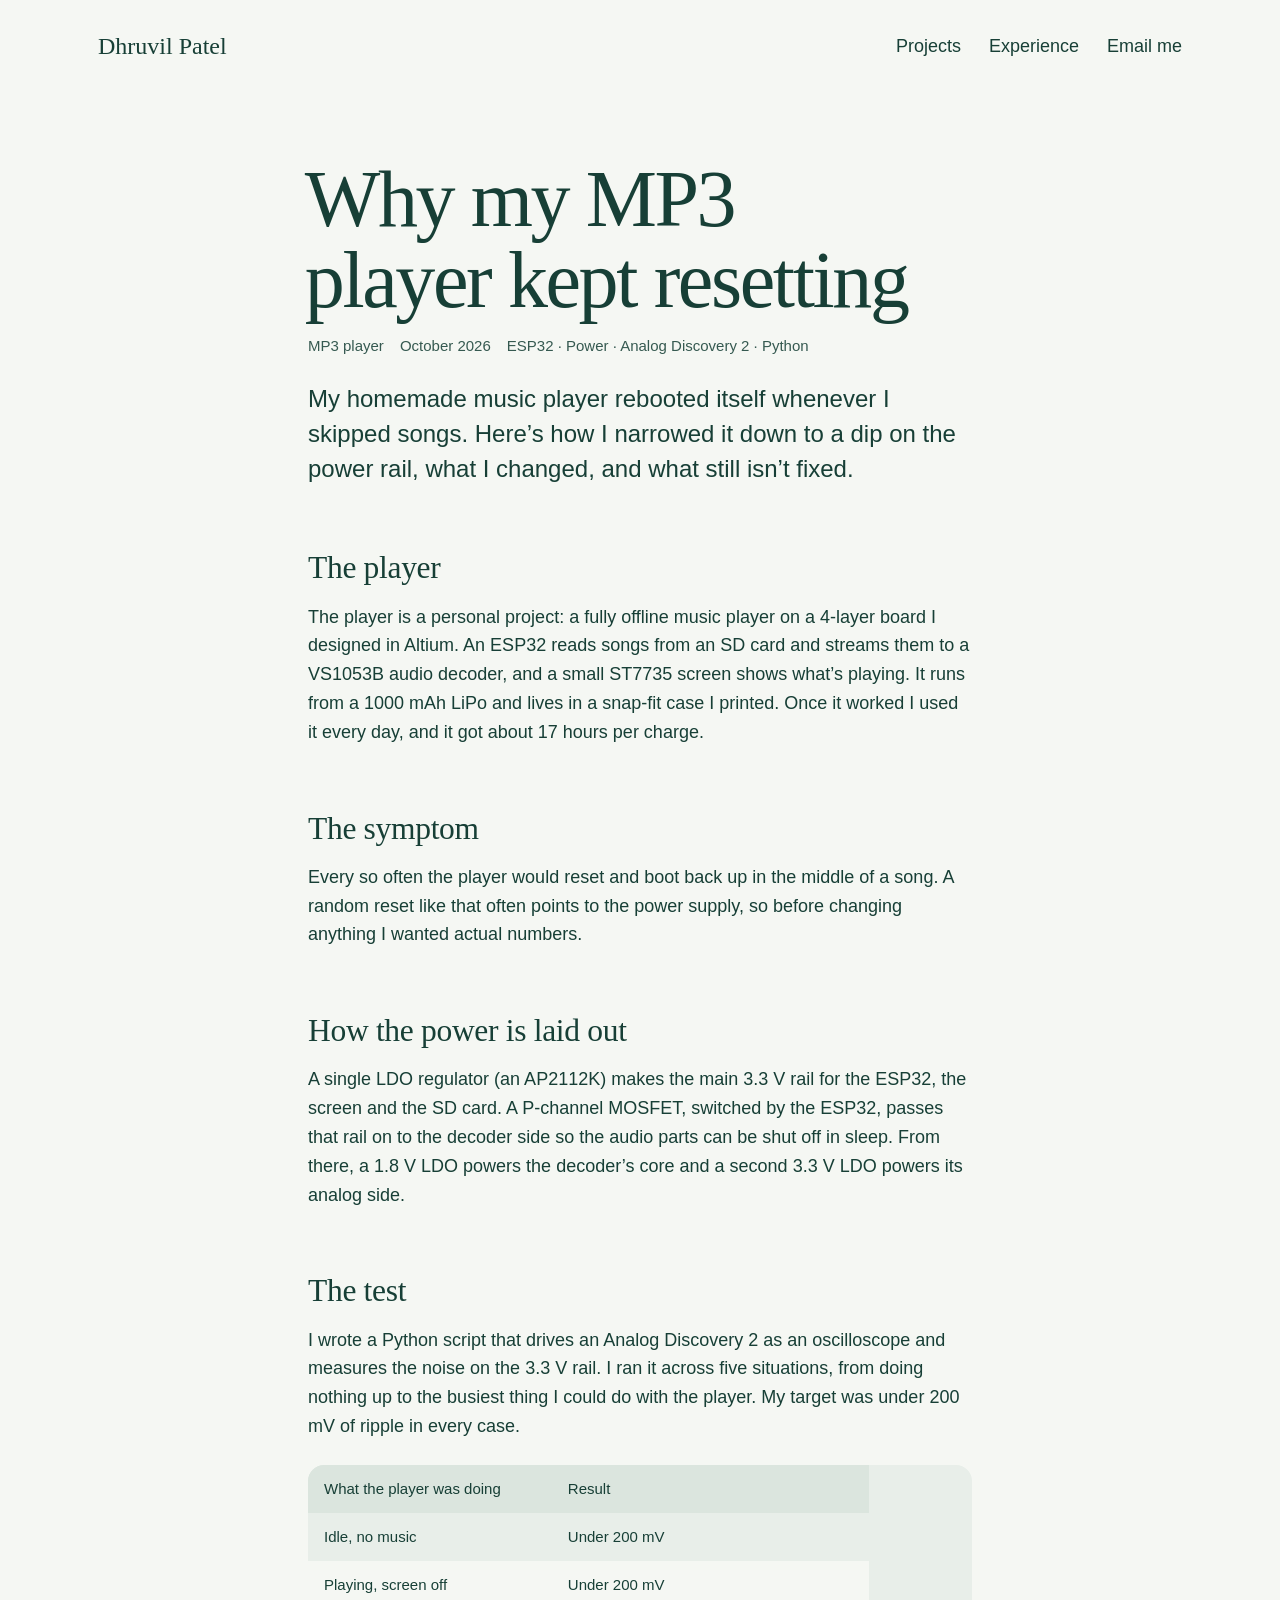
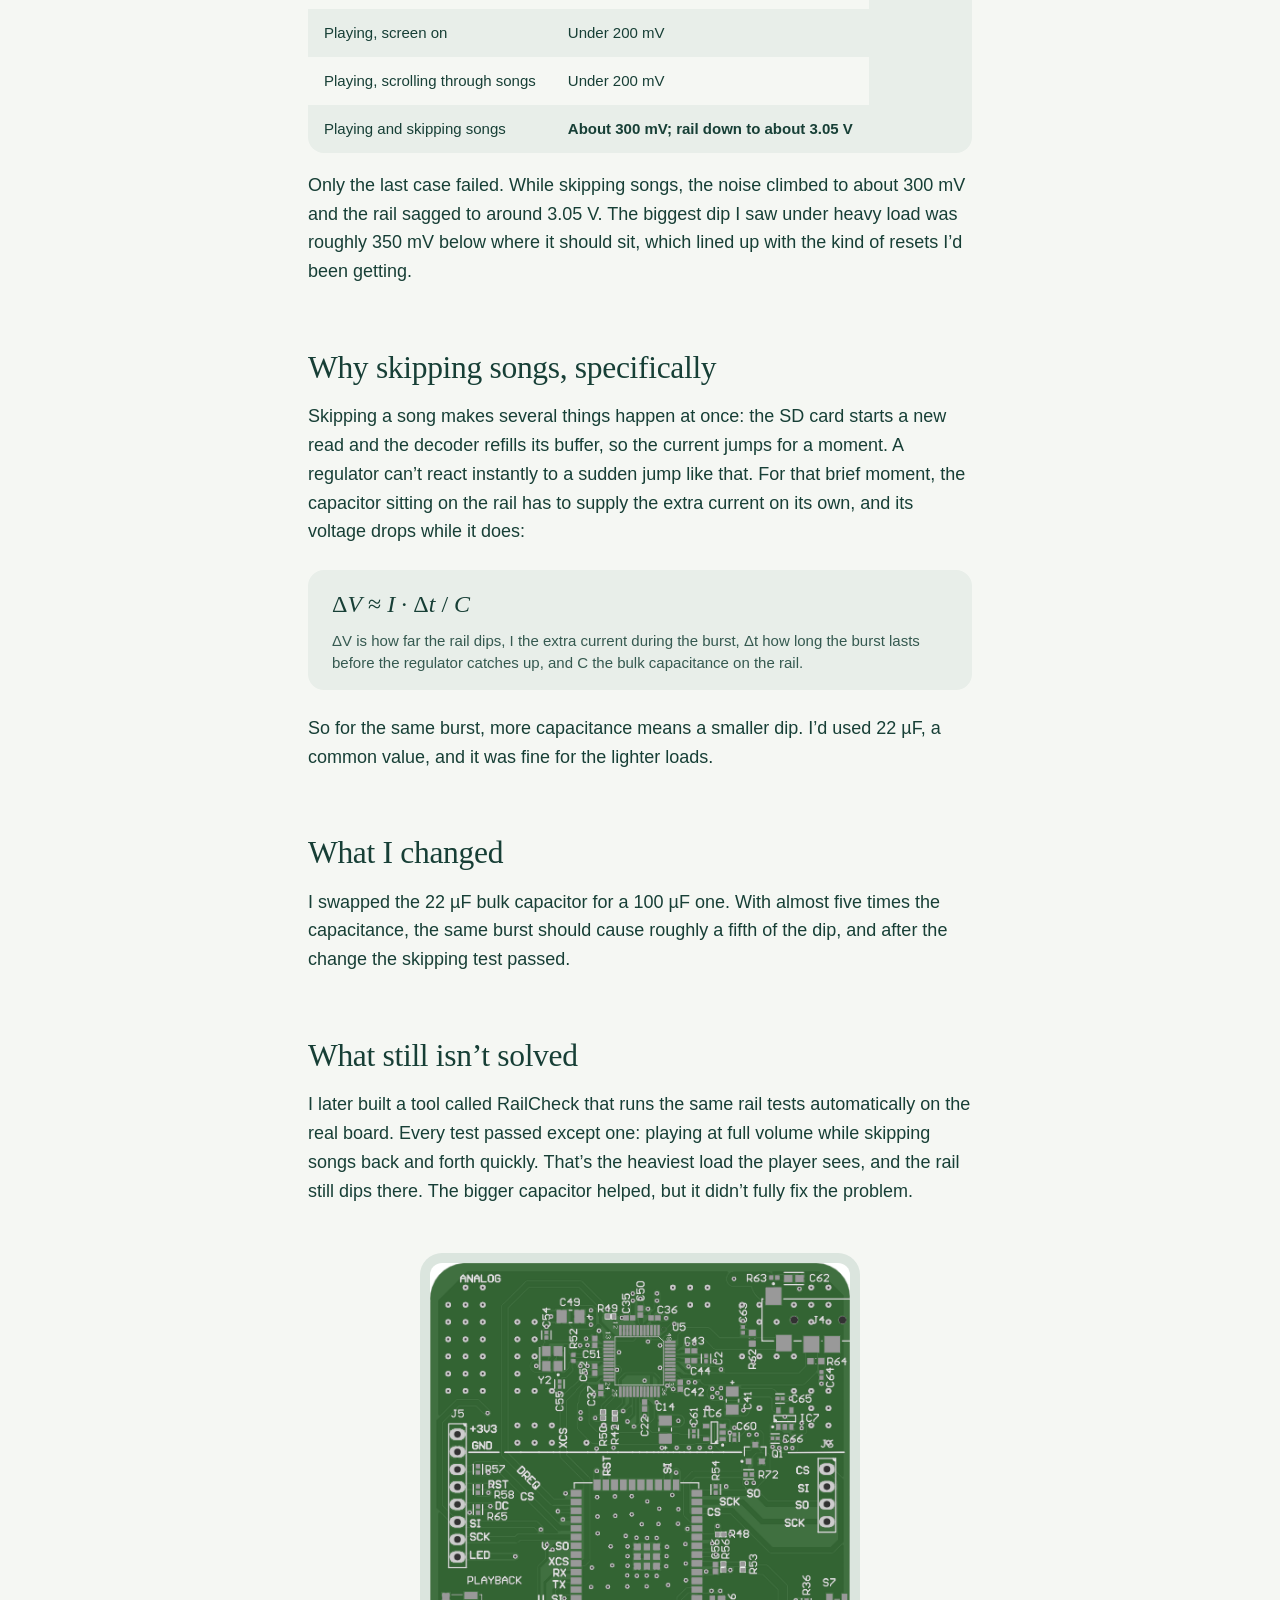
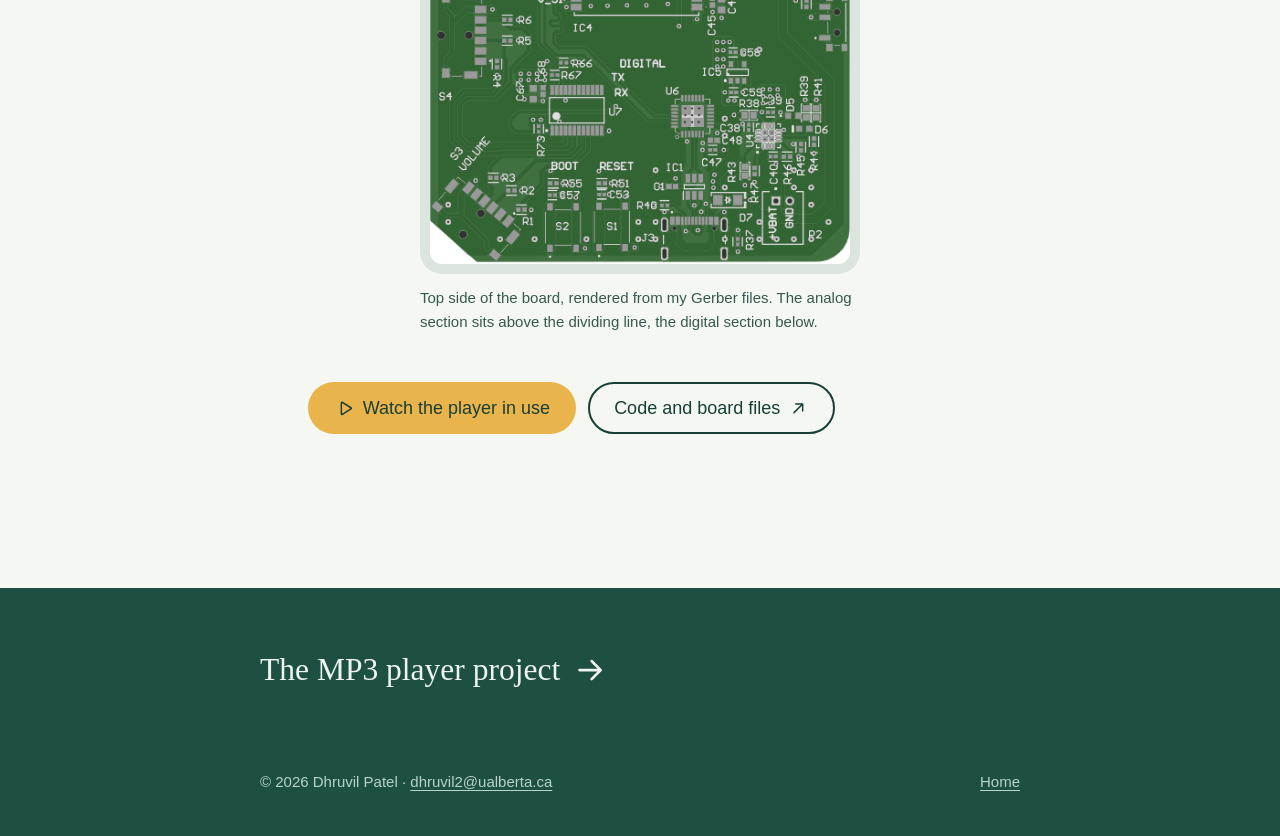
<file: notes/mp3-brownout.html>
<!doctype html>
<html lang="en">
<head>
<meta charset="utf-8">
<meta name="viewport" content="width=device-width, initial-scale=1, viewport-fit=cover">
<title>Why my MP3 player kept resetting · Dhruvil Patel</title>
<meta name="description" content="How I tracked down random resets on my ESP32 MP3 player to a supply dip when skipping songs, and what I changed.">
<meta name="theme-color" content="#f5f7f3">
<link rel="preconnect" href="https://api.fontshare.com">
<link rel="preconnect" href="https://cdn.fontshare.com" crossorigin>
<link rel="stylesheet" href="https://api.fontshare.com/v2/css?f[]=gambarino@400&f[]=general-sans@400,500&display=swap">
<link rel="stylesheet" href="../site.css?v=5">
<script src="../site.js?v=5" defer></script>
</head>
<body>
<svg width="0" height="0" style="position:absolute" aria-hidden="true" focusable="false">
  <symbol id="i-right" viewBox="0 0 24 24"><path d="M5 12h14M13 6l6 6-6 6"/></symbol>
  <symbol id="i-down" viewBox="0 0 24 24"><path d="M12 5v14M6 13l6 6 6-6"/></symbol>
  <symbol id="i-up" viewBox="0 0 24 24"><path d="M12 19V5M6 11l6-6 6 6"/></symbol>
  <symbol id="i-out" viewBox="0 0 24 24"><path d="M7 17 17 7M9 7h8v8"/></symbol>
  <symbol id="i-play" viewBox="0 0 24 24"><path d="M8.5 5.8v12.4a.8.8 0 0 0 1.2.7l10-6.2a.8.8 0 0 0 0-1.4l-10-6.2a.8.8 0 0 0-1.2.7z"/></symbol>
  <symbol id="i-mail" viewBox="0 0 24 24"><rect x="3" y="5" width="18" height="14" rx="2.5"/><path d="m3.8 7 8.2 6 8.2-6"/></symbol>
  <symbol id="i-copy" viewBox="0 0 24 24"><rect x="9" y="9" width="11" height="11" rx="2.5"/><path d="M15 9V6.5A2.5 2.5 0 0 0 12.5 4h-6A2.5 2.5 0 0 0 4 6.5v6A2.5 2.5 0 0 0 6.5 15H9"/></symbol>
  <symbol id="i-check" viewBox="0 0 24 24"><path d="m5 12.5 4.5 4.5L19 7.5"/></symbol>
  <symbol id="i-close" viewBox="0 0 24 24"><path d="M6 6l12 12M18 6 6 18"/></symbol>
  <symbol id="i-plus" viewBox="0 0 24 24"><path d="M12 5v14M5 12h14"/></symbol>
  <symbol id="i-minus" viewBox="0 0 24 24"><path d="M5 12h14"/></symbol>
  <symbol id="i-fit" viewBox="0 0 24 24"><path d="M4 9V5.5A1.5 1.5 0 0 1 5.5 4H9M15 4h3.5A1.5 1.5 0 0 1 20 5.5V9M20 15v3.5a1.5 1.5 0 0 1-1.5 1.5H15M9 20H5.5A1.5 1.5 0 0 1 4 18.5V15"/></symbol>
</svg>
<a class="skip" href="#main">Skip to content</a>
<header class="page-top">
  <a class="mark" href="../">Dhruvil Patel</a>
  <nav aria-label="Site"><a href="../#projects">Projects</a><a href="../#experience">Experience</a><a href="mailto:dhruvil2@ualberta.ca">Email me</a></nav>
</header>
<main id="main">
<div class="art-head">
  <h1>Why my MP3 player kept resetting</h1>
  <div class="meta"><span>MP3 player</span><span>October 2026</span><span>ESP32 · Power · Analog Discovery 2 · Python</span></div>
  <p class="dek">My homemade music player rebooted itself whenever I skipped songs. Here’s how I narrowed it down to a dip on the power rail, what I changed, and what still isn’t fixed.</p>
</div>
<article class="art">
<h2>The player</h2>
<p>The player is a personal project: a fully offline music player on a 4-layer board I designed in Altium. An ESP32 reads songs from an SD card and streams them to a VS1053B audio decoder, and a small ST7735 screen shows what’s playing. It runs from a 1000 mAh LiPo and lives in a snap-fit case I printed. Once it worked I used it every day, and it got about 17 hours per charge.</p>
<h2>The symptom</h2>
<p>Every so often the player would reset and boot back up in the middle of a song. A random reset like that often points to the power supply, so before changing anything I wanted actual numbers.</p>
<h2>How the power is laid out</h2>
<p>A single LDO regulator (an AP2112K) makes the main 3.3 V rail for the ESP32, the screen and the SD card. A P-channel MOSFET, switched by the ESP32, passes that rail on to the decoder side so the audio parts can be shut off in sleep. From there, a 1.8 V LDO powers the decoder’s core and a second 3.3 V LDO powers its analog side.</p>
<h2>The test</h2>
<p>I wrote a Python script that drives an Analog Discovery 2 as an oscilloscope and measures the noise on the 3.3 V rail. I ran it across five situations, from doing nothing up to the busiest thing I could do with the player. My target was under 200 mV of ripple in every case.</p>
<table>
  <thead><tr><th>What the player was doing</th><th>Result</th></tr></thead>
  <tbody>
    <tr><td>Idle, no music</td><td>Under 200 mV</td></tr>
    <tr><td>Playing, screen off</td><td>Under 200 mV</td></tr>
    <tr><td>Playing, screen on</td><td>Under 200 mV</td></tr>
    <tr><td>Playing, scrolling through songs</td><td>Under 200 mV</td></tr>
    <tr><td>Playing and skipping songs</td><td><b>About 300 mV; rail down to about 3.05 V</b></td></tr>
  </tbody>
</table>
<p>Only the last case failed. While skipping songs, the noise climbed to about 300 mV and the rail sagged to around 3.05 V. The biggest dip I saw under heavy load was roughly 350 mV below where it should sit, which lined up with the kind of resets I’d been getting.</p>
<h2>Why skipping songs, specifically</h2>
<p>Skipping a song makes several things happen at once: the SD card starts a new read and the decoder refills its buffer, so the current jumps for a moment. A regulator can’t react instantly to a sudden jump like that. For that brief moment, the capacitor sitting on the rail has to supply the extra current on its own, and its voltage drops while it does:</p>
<div class="eq"><span>Δ<i>V</i> ≈ <i>I</i> · Δ<i>t</i> / <i>C</i></span><span class="why">ΔV is how far the rail dips, I the extra current during the burst, Δt how long the burst lasts before the regulator catches up, and C the bulk capacitance on the rail.</span></div>
<p>So for the same burst, more capacitance means a smaller dip. I’d used 22 µF, a common value, and it was fine for the lighter loads.</p>
<h2>What I changed</h2>
<p>I swapped the 22 µF bulk capacitor for a 100 µF one. With almost five times the capacitance, the same burst should cause roughly a fifth of the dip, and after the change the skipping test passed.</p>
<h2>What still isn’t solved</h2>
<p>I later built a tool called RailCheck that runs the same rail tests automatically on the real board. Every test passed except one: playing at full volume while skipping songs back and forth quickly. That’s the heaviest load the player sees, and the rail still dips there. The bigger capacitor helped, but it didn’t fully fix the problem.</p>
<figure class="narrow">
  <div class="panel"><img src="../img/mp3-pcb-top.png" width="460" height="658" loading="lazy" alt="Top side of the MP3 player PCB, rendered from the Gerber files."></div>
  <figcaption>Top side of the board, rendered from my Gerber files. The analog section sits above the dividing line, the digital section below.</figcaption>
</figure>
<div class="links">
  <a class="btn" href="https://drive.google.com/file/d/1-BPB9EZshVwInmu3_R_qBqkqG8TPMAxt/view?usp=sharing"><svg class="i" viewBox="0 0 24 24" aria-hidden="true"><use href="#i-play"></use></svg>Watch the player in use</a>
  <a class="btn quiet" href="https://github.com/dhruvil2-stack/MP3-Player">Code and board files<svg class="i" viewBox="0 0 24 24" aria-hidden="true"><use href="#i-out"></use></svg></a>
</div>
</article>
</main>
<footer class="art-foot">
  <a class="next" href="../projects/mp3-player.html">The MP3 player project<svg class="i" viewBox="0 0 24 24" aria-hidden="true"><use href="#i-right"></use></svg></a>
  <div class="legal"><span>© 2026 Dhruvil Patel · <a href="mailto:dhruvil2@ualberta.ca">dhruvil2@ualberta.ca</a></span><a href="../">Home</a></div>
</footer>
</body>
</html>
</file>
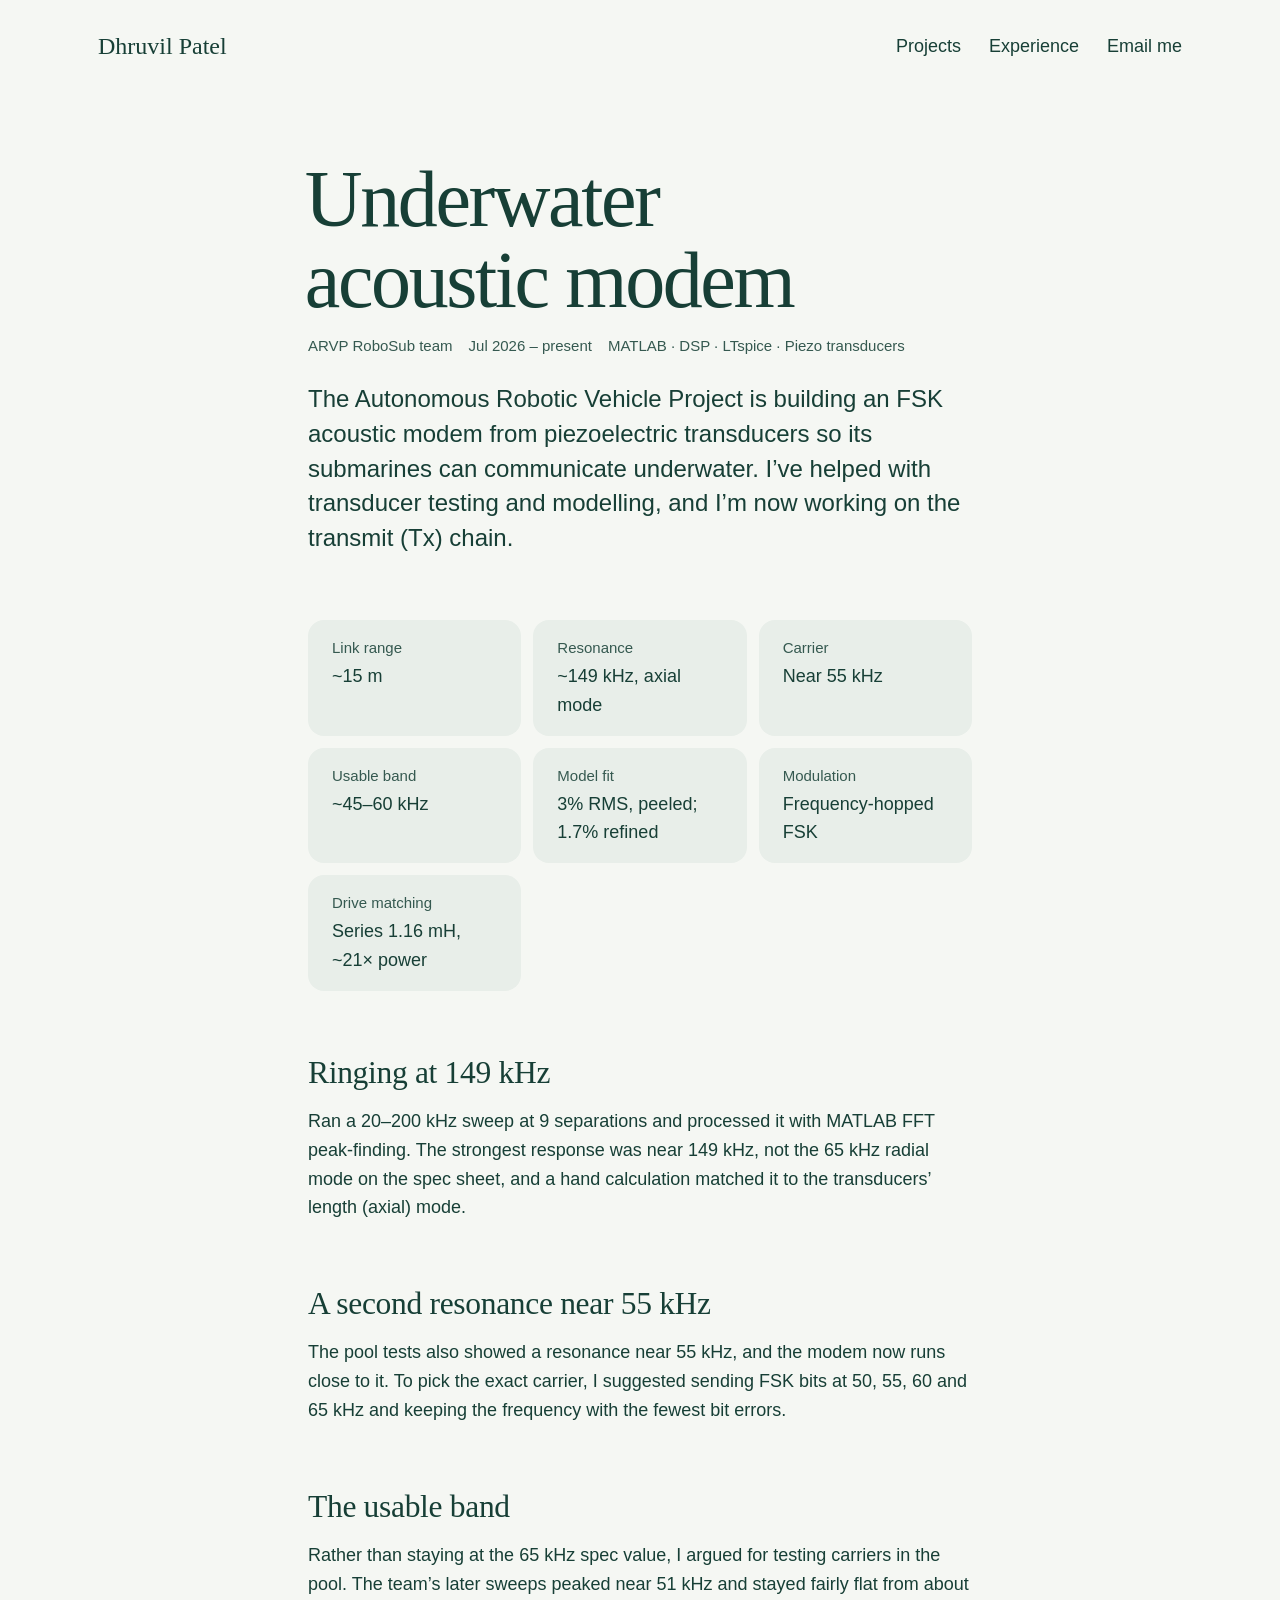
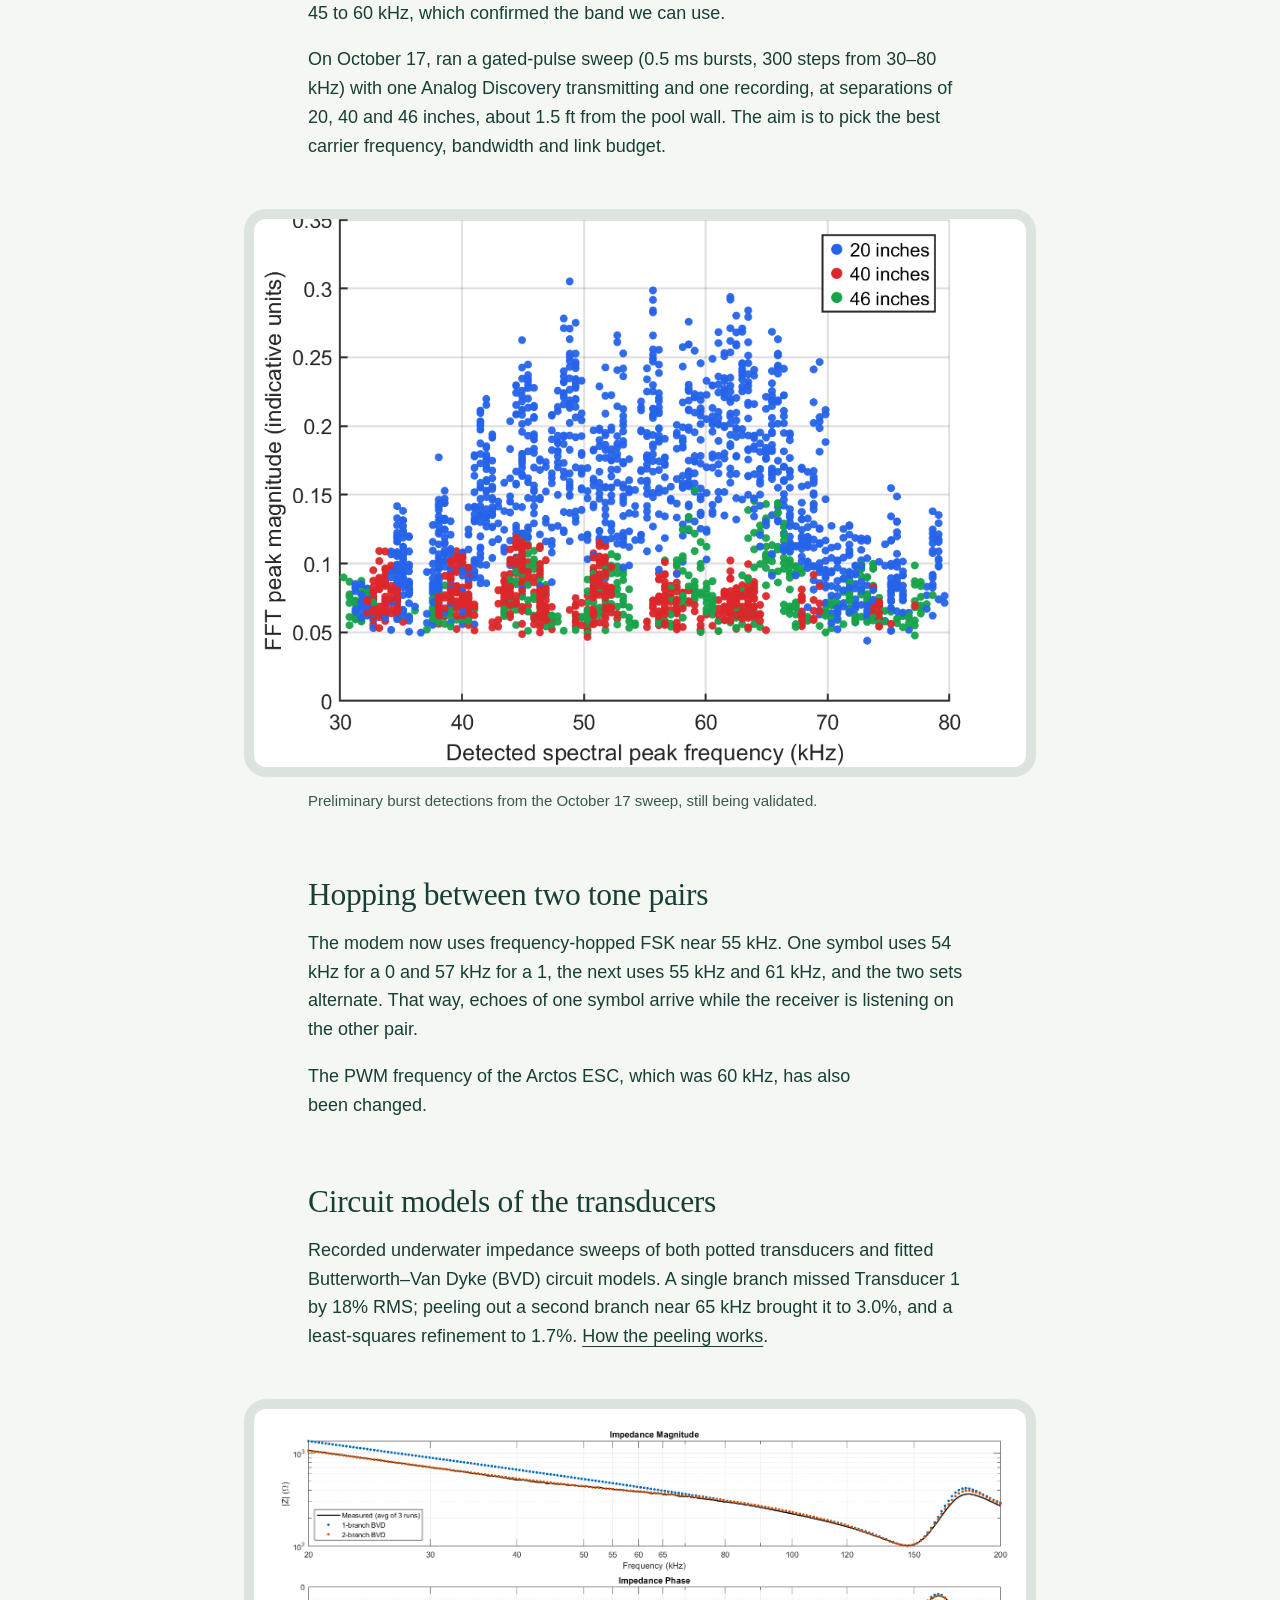
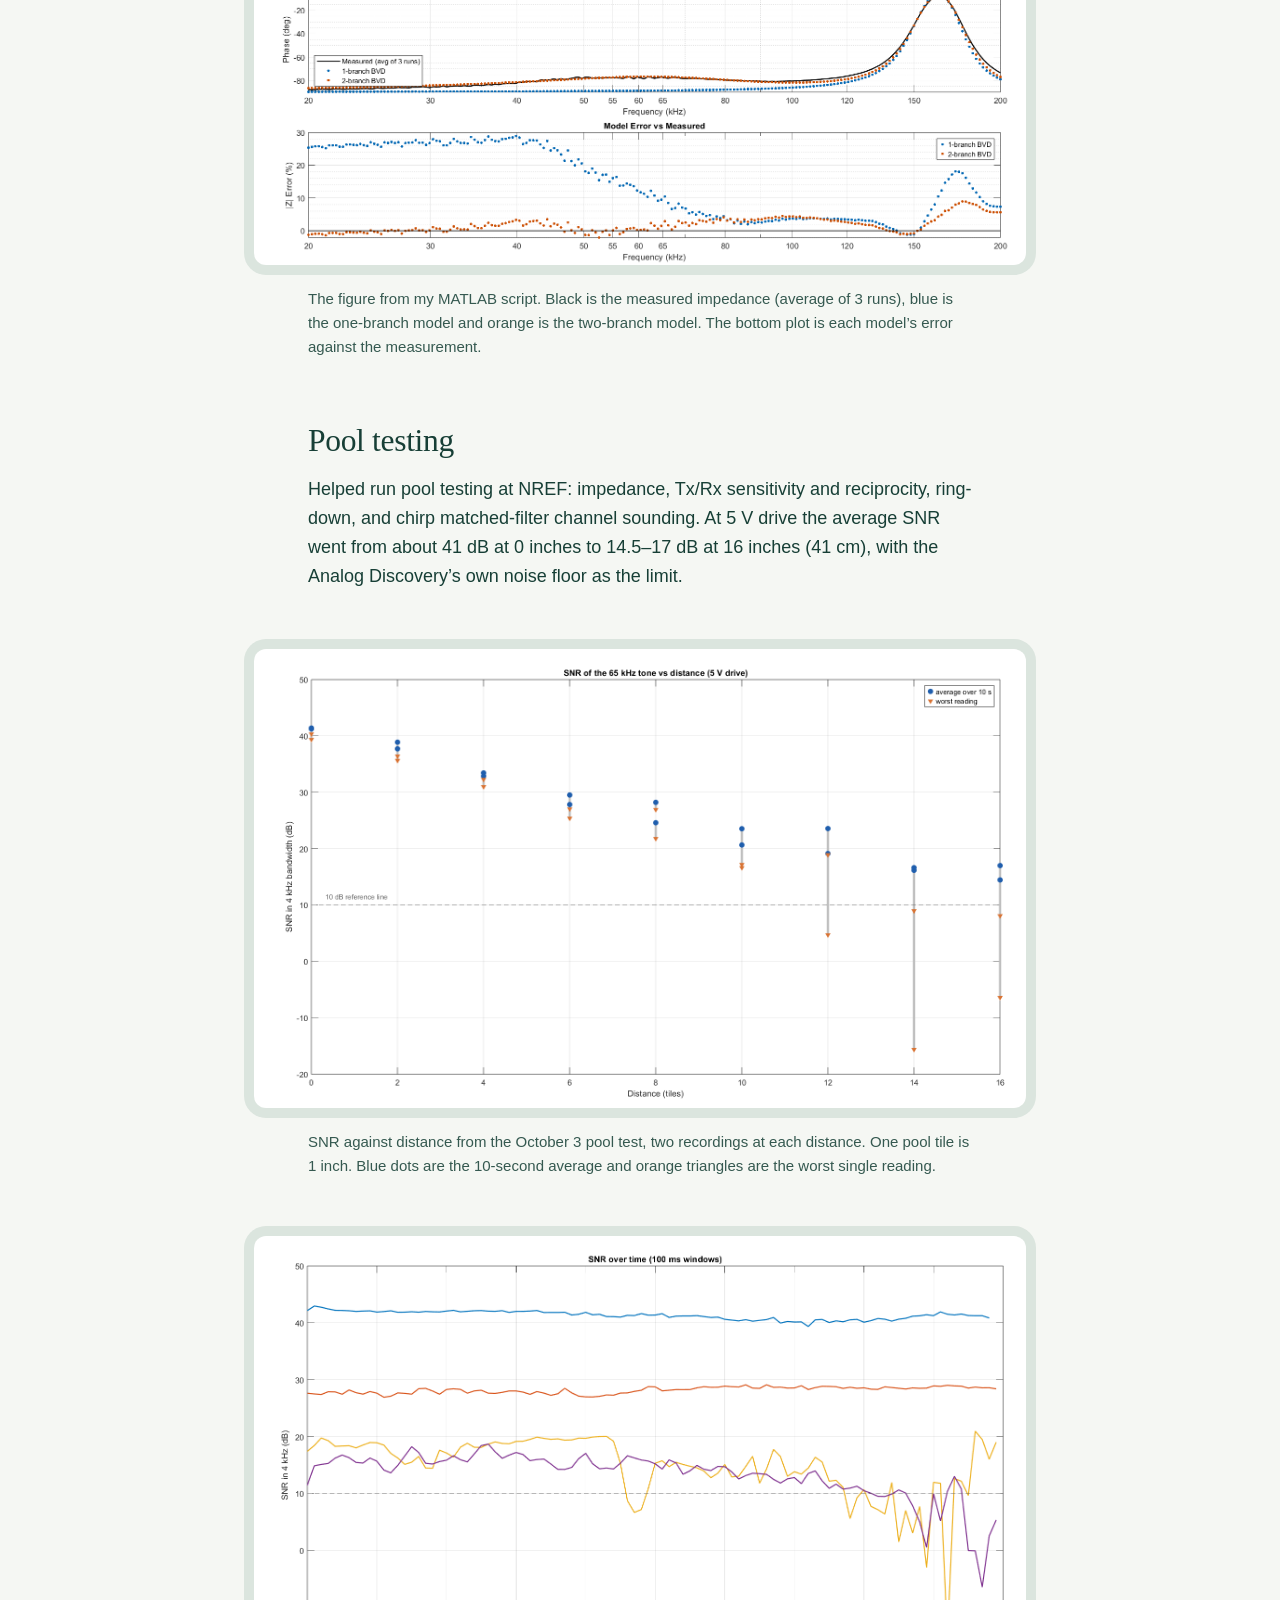
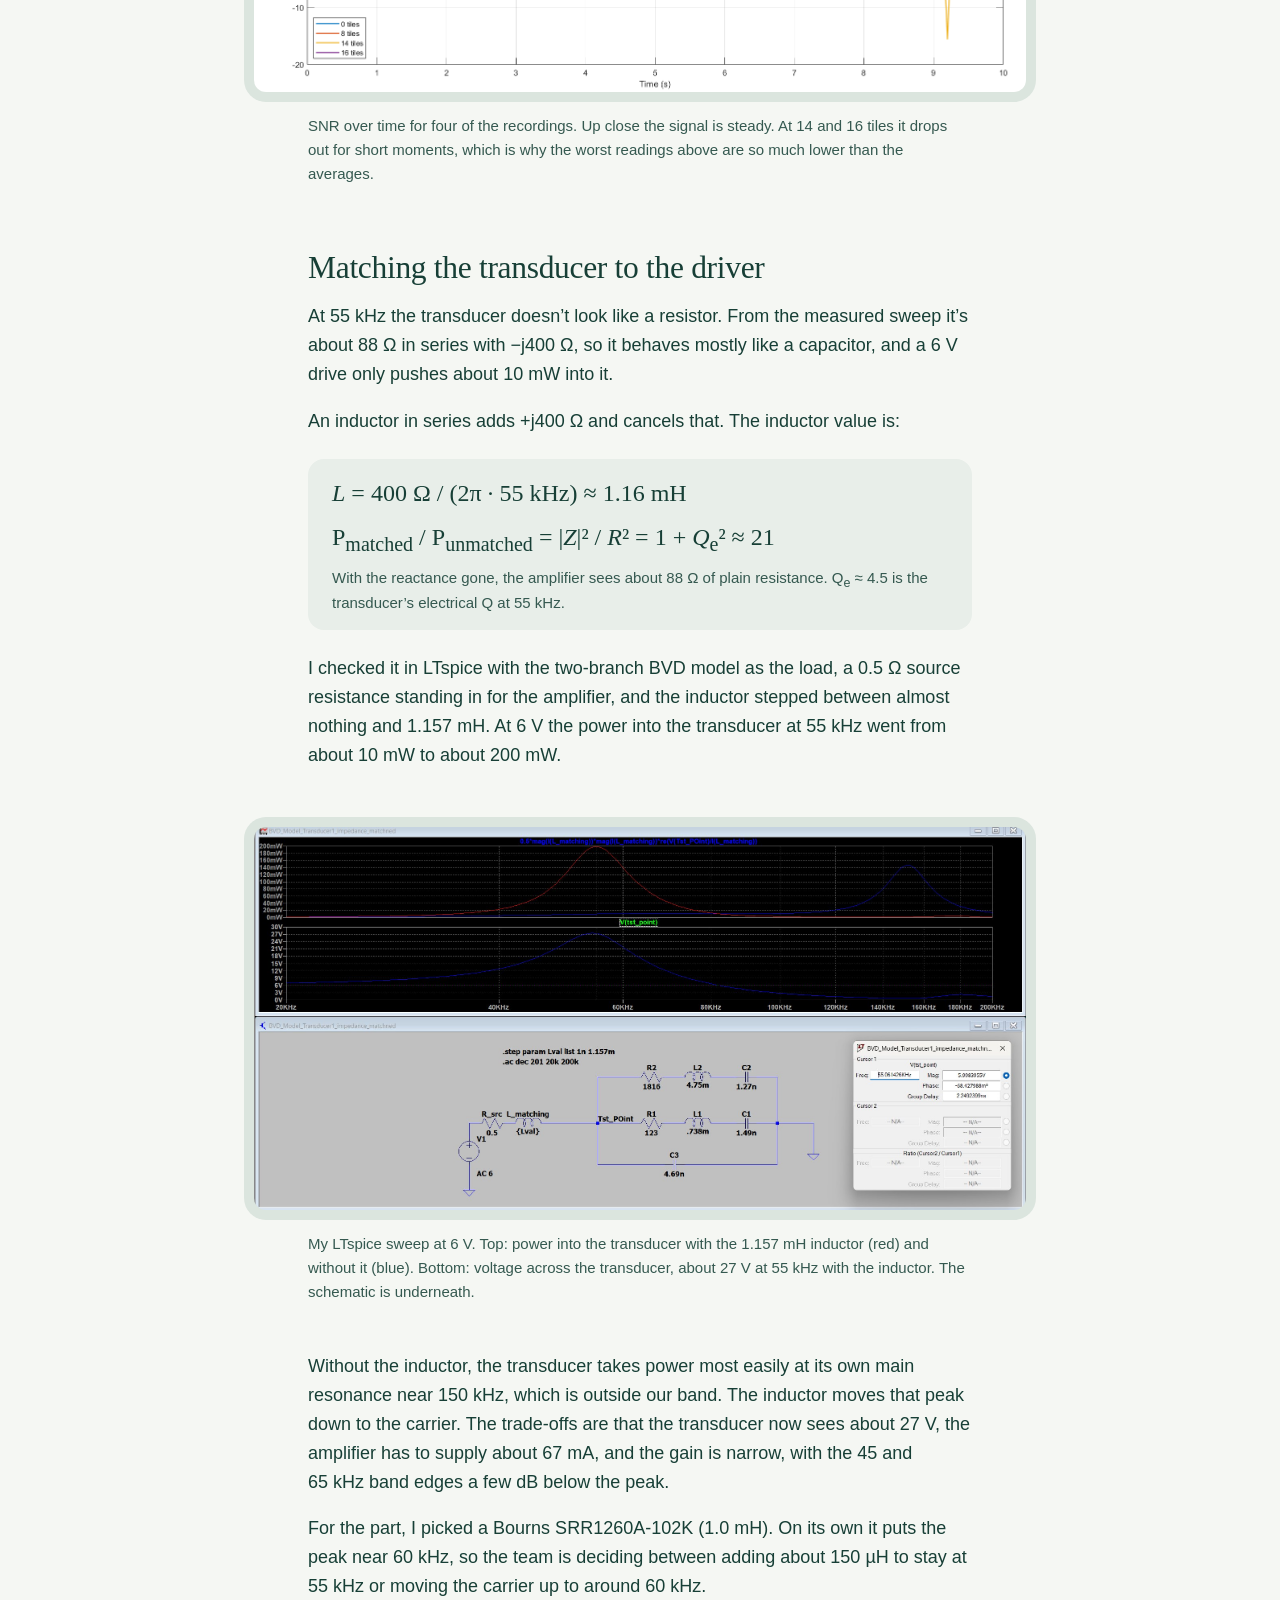
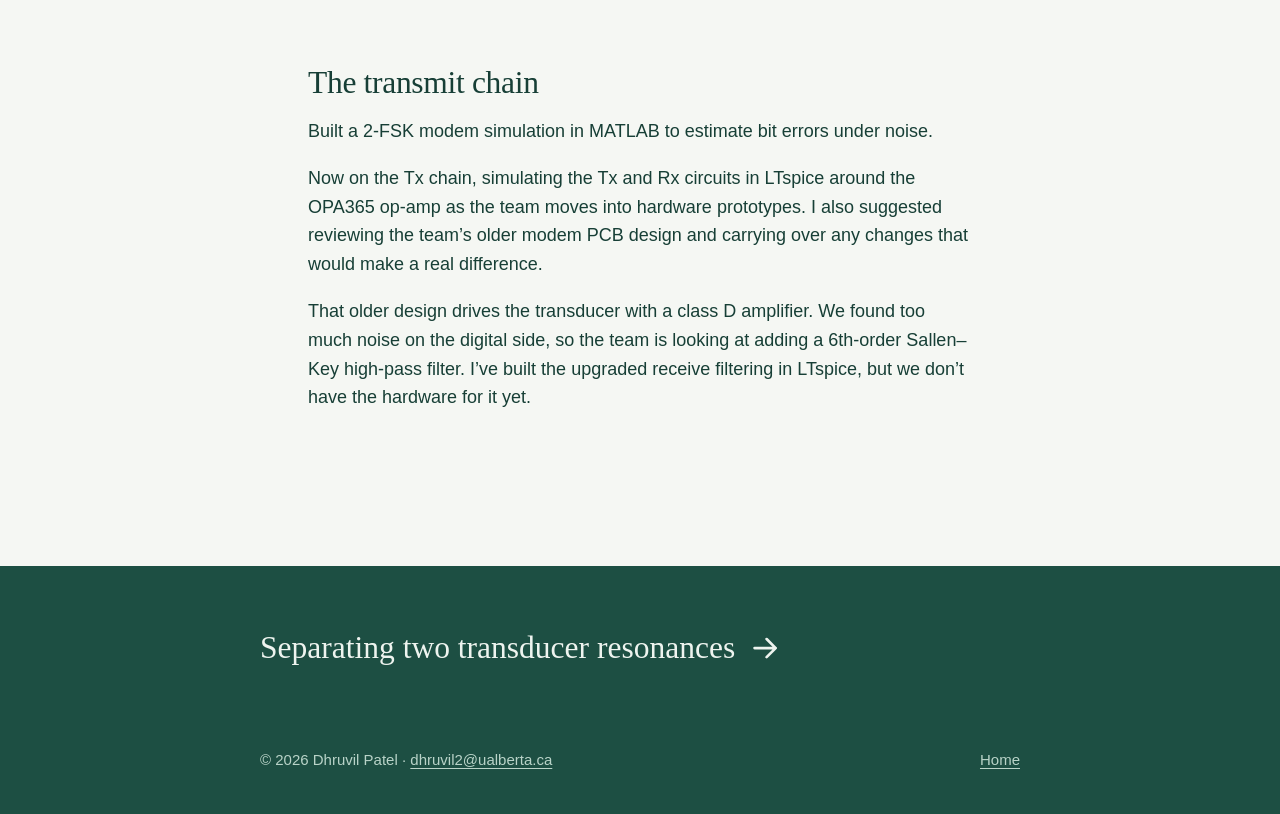
<file: projects/acoustic-modem.html>
<!doctype html>
<html lang="en">
<head>
<meta charset="utf-8">
<meta name="viewport" content="width=device-width, initial-scale=1, viewport-fit=cover">
<title>Underwater acoustic modem · Dhruvil Patel</title>
<meta name="description" content="ARVP RoboSub underwater acoustic modem: transducer testing, BVD modelling and transmit circuit work by Dhruvil Patel.">
<meta name="theme-color" content="#f5f7f3">
<link rel="preconnect" href="https://api.fontshare.com">
<link rel="preconnect" href="https://cdn.fontshare.com" crossorigin>
<link rel="stylesheet" href="https://api.fontshare.com/v2/css?f[]=gambarino@400&f[]=general-sans@400,500&display=swap">
<link rel="stylesheet" href="../site.css?v=5">
<script src="../site.js?v=5" defer></script>
</head>
<body>
<svg width="0" height="0" style="position:absolute" aria-hidden="true" focusable="false">
  <symbol id="i-right" viewBox="0 0 24 24"><path d="M5 12h14M13 6l6 6-6 6"/></symbol>
  <symbol id="i-down" viewBox="0 0 24 24"><path d="M12 5v14M6 13l6 6 6-6"/></symbol>
  <symbol id="i-up" viewBox="0 0 24 24"><path d="M12 19V5M6 11l6-6 6 6"/></symbol>
  <symbol id="i-out" viewBox="0 0 24 24"><path d="M7 17 17 7M9 7h8v8"/></symbol>
  <symbol id="i-play" viewBox="0 0 24 24"><path d="M8.5 5.8v12.4a.8.8 0 0 0 1.2.7l10-6.2a.8.8 0 0 0 0-1.4l-10-6.2a.8.8 0 0 0-1.2.7z"/></symbol>
  <symbol id="i-mail" viewBox="0 0 24 24"><rect x="3" y="5" width="18" height="14" rx="2.5"/><path d="m3.8 7 8.2 6 8.2-6"/></symbol>
  <symbol id="i-copy" viewBox="0 0 24 24"><rect x="9" y="9" width="11" height="11" rx="2.5"/><path d="M15 9V6.5A2.5 2.5 0 0 0 12.5 4h-6A2.5 2.5 0 0 0 4 6.5v6A2.5 2.5 0 0 0 6.5 15H9"/></symbol>
  <symbol id="i-check" viewBox="0 0 24 24"><path d="m5 12.5 4.5 4.5L19 7.5"/></symbol>
  <symbol id="i-close" viewBox="0 0 24 24"><path d="M6 6l12 12M18 6 6 18"/></symbol>
  <symbol id="i-plus" viewBox="0 0 24 24"><path d="M12 5v14M5 12h14"/></symbol>
  <symbol id="i-minus" viewBox="0 0 24 24"><path d="M5 12h14"/></symbol>
  <symbol id="i-fit" viewBox="0 0 24 24"><path d="M4 9V5.5A1.5 1.5 0 0 1 5.5 4H9M15 4h3.5A1.5 1.5 0 0 1 20 5.5V9M20 15v3.5a1.5 1.5 0 0 1-1.5 1.5H15M9 20H5.5A1.5 1.5 0 0 1 4 18.5V15"/></symbol>
</svg>
<a class="skip" href="#main">Skip to content</a>
<header class="page-top">
  <a class="mark" href="../">Dhruvil Patel</a>
  <nav aria-label="Site"><a href="../#projects">Projects</a><a href="../#experience">Experience</a><a href="mailto:dhruvil2@ualberta.ca">Email me</a></nav>
</header>
<main id="main">
<div class="art-head">
  <h1>Underwater acoustic modem</h1>
  <div class="meta"><span>ARVP RoboSub team</span><span>Jul 2026 – present</span><span>MATLAB · DSP · LTspice · Piezo transducers</span></div>
  <p class="dek">The Autonomous Robotic Vehicle Project is building an FSK acoustic modem from piezoelectric transducers so its submarines can communicate underwater. I’ve helped with transducer testing and modelling, and I’m now working on the transmit (Tx) chain.</p>
</div>
<article class="art">
<dl class="specs"><div><dt>Link range</dt><dd>~15 m</dd></div><div><dt>Resonance</dt><dd>~149 kHz, axial mode</dd></div><div><dt>Carrier</dt><dd>Near 55 kHz</dd></div><div><dt>Usable band</dt><dd>~45–60 kHz</dd></div><div><dt>Model fit</dt><dd>3% RMS, peeled; 1.7% refined</dd></div><div><dt>Modulation</dt><dd>Frequency-hopped FSK</dd></div><div><dt>Drive matching</dt><dd>Series 1.16 mH, ~21× power</dd></div></dl>
<h2 id="axial">Ringing at 149 kHz</h2>
<p>Ran a 20–200 kHz sweep at 9 separations and processed it with MATLAB FFT peak-finding. The strongest response was near 149 kHz, not the 65 kHz radial mode on the spec sheet, and a hand calculation matched it to the transducers’ length (axial) mode.</p>
<h2 id="second">A second resonance near 55 kHz</h2>
<p>The pool tests also showed a resonance near 55 kHz, and the modem now runs close to it. To pick the exact carrier, I suggested sending FSK bits at 50, 55, 60 and 65 kHz and keeping the frequency with the fewest bit errors.</p>
<h2 id="band">The usable band</h2>
<p>Rather than staying at the 65 kHz spec value, I argued for testing carriers in the pool. The team’s later sweeps peaked near 51 kHz and stayed fairly flat from about 45 to 60 kHz, which confirmed the band we can use.</p>
<p>On October 17, ran a gated-pulse sweep (0.5 ms bursts, 300 steps from 30–80 kHz) with one Analog Discovery transmitting and one recording, at separations of 20, 40 and 46 inches, about 1.5 ft from the pool wall. The aim is to pick the best carrier frequency, bandwidth and link budget.</p>
<figure>
  <div class="panel"><img src="../img/pool-burst-scatter.png" width="1030" height="731" loading="lazy" alt="Scatter of detected spectral peak frequency against FFT peak magnitude for bursts at 20, 40 and 46 inches; most detections fall between 40 and 70 kHz."></div>
  <figcaption>Preliminary burst detections from the October 17 sweep, still being validated.</figcaption>
</figure>
<h2 id="hop">Hopping between two tone pairs</h2>
<p>The modem now uses frequency-hopped FSK near 55 kHz. One symbol uses 54 kHz for a 0 and 57 kHz for a 1, the next uses 55 kHz and 61 kHz, and the two sets alternate. That way, echoes of one symbol arrive while the receiver is listening on the other pair.</p>
<p>The PWM frequency of the Arctos ESC, which was 60 kHz, has also been changed.</p>
<h2>Circuit models of the transducers</h2>
<p>Recorded underwater impedance sweeps of both potted transducers and fitted Butterworth–Van Dyke (BVD) circuit models. A single branch missed Transducer 1 by 18% RMS; peeling out a second branch near 65 kHz brought it to 3.0%, and a least-squares refinement to 1.7%. <a href="../notes/bvd-peeling.html">How the peeling works</a>.</p>
<figure>
  <div class="panel"><img src="../img/matlab-bvd-fit.png" width="1660" height="981" loading="lazy" alt="MATLAB figure with three plots from 20 to 200 kHz: impedance magnitude, impedance phase and model error. The two-branch model follows the measured curve closely, while the one-branch model is up to about 29 percent off below 60 kHz."></div>
  <figcaption>The figure from my MATLAB script. Black is the measured impedance (average of 3 runs), blue is the one-branch model and orange is the two-branch model. The bottom plot is each model’s error against the measurement.</figcaption>
</figure>
<h2>Pool testing</h2>
<p>Helped run pool testing at NREF: impedance, Tx/Rx sensitivity and reciprocity, ring-down, and chirp matched-filter channel sounding. At 5 V drive the average SNR went from about 41 dB at 0 inches to 14.5–17 dB at 16 inches (41 cm), with the Analog Discovery’s own noise floor as the limit.</p>
<figure>
  <div class="panel"><img src="../img/matlab-snr-distance.png" width="1668" height="992" loading="lazy" alt="MATLAB plot of SNR of the 65 kHz tone against distance from 0 to 16 tiles at 5 V drive. The 10-second average falls from about 41 dB at 0 tiles to about 15 to 17 dB at 16 tiles. The worst readings drop below the 10 dB line from 12 tiles onward."></div>
  <figcaption>SNR against distance from the October 3 pool test, two recordings at each distance. One pool tile is 1 inch. Blue dots are the 10-second average and orange triangles are the worst single reading.</figcaption>
</figure>
<figure>
  <div class="panel"><img src="../img/matlab-snr-time.png" width="1651" height="976" loading="lazy" alt="MATLAB plot of SNR over 10 seconds in 100 ms windows at 0, 8, 14 and 16 tiles. The 0 and 8 tile recordings stay steady near 41 and 28 dB. The 14 and 16 tile recordings sit around 15 to 20 dB and dip sharply at times, especially after 8 seconds."></div>
  <figcaption>SNR over time for four of the recordings. Up close the signal is steady. At 14 and 16 tiles it drops out for short moments, which is why the worst readings above are so much lower than the averages.</figcaption>
</figure>
<h2 id="match">Matching the transducer to the driver</h2>
<p>At 55&nbsp;kHz the transducer doesn’t look like a resistor. From the measured sweep it’s about 88&nbsp;Ω in series with −j400&nbsp;Ω, so it behaves mostly like a capacitor, and a 6&nbsp;V drive only pushes about 10&nbsp;mW into it.</p>
<p>An inductor in series adds +j400&nbsp;Ω and cancels that. The inductor value is:</p>
<div class="eq"><span><i>L</i> = 400&nbsp;Ω / (2π · 55&nbsp;kHz) ≈ 1.16&nbsp;mH</span><span>P<sub>matched</sub> / P<sub>unmatched</sub> = |<i>Z</i>|² / <i>R</i>² = 1 + <i>Q</i><sub>e</sub>² ≈ 21</span><span class="why">With the reactance gone, the amplifier sees about 88 Ω of plain resistance. Q<sub>e</sub> ≈ 4.5 is the transducer’s electrical Q at 55 kHz.</span></div>
<p>I checked it in LTspice with the two-branch BVD model as the load, a 0.5&nbsp;Ω source resistance standing in for the amplifier, and the inductor stepped between almost nothing and 1.157&nbsp;mH. At 6&nbsp;V the power into the transducer at 55&nbsp;kHz went from about 10&nbsp;mW to about 200&nbsp;mW.</p>
<figure>
  <div class="panel"><img src="../img/ltspice-matching.jpg" width="1917" height="951" loading="lazy" alt="LTspice AC sweep from 20 to 200 kHz. Top: power into the transducer, about 200 mW peaking at 55 kHz with the matching inductor, and only about 10 mW in band without it, where the unmatched curve instead peaks near 150 kHz. Bottom: voltage across the transducer, peaking near 27 V at 55 kHz. Below: the schematic with a 6 V AC source, 0.5 ohm source resistance, the stepped matching inductor and the two-branch BVD model."></div>
  <figcaption>My LTspice sweep at 6&nbsp;V. Top: power into the transducer with the 1.157&nbsp;mH inductor (red) and without it (blue). Bottom: voltage across the transducer, about 27&nbsp;V at 55&nbsp;kHz with the inductor. The schematic is underneath.</figcaption>
</figure>
<p>Without the inductor, the transducer takes power most easily at its own main resonance near 150&nbsp;kHz, which is outside our band. The inductor moves that peak down to the carrier. The trade-offs are that the transducer now sees about 27&nbsp;V, the amplifier has to supply about 67&nbsp;mA, and the gain is narrow, with the 45 and 65&nbsp;kHz band edges a few dB below the peak.</p>
<p>For the part, I picked a Bourns SRR1260A-102K (1.0&nbsp;mH). On its own it puts the peak near 60&nbsp;kHz, so the team is deciding between adding about 150&nbsp;µH to stay at 55&nbsp;kHz or moving the carrier up to around 60&nbsp;kHz.</p>
<h2>The transmit chain</h2>
<p>Built a 2-FSK modem simulation in MATLAB to estimate bit errors under noise.</p>
<p>Now on the Tx chain, simulating the Tx and Rx circuits in LTspice around the OPA365 op-amp as the team moves into hardware prototypes. I also suggested reviewing the team’s older modem PCB design and carrying over any changes that would make a real difference.</p>
<p>That older design drives the transducer with a class D amplifier. We found too much noise on the digital side, so the team is looking at adding a 6th-order Sallen–Key high-pass filter. I’ve built the upgraded receive filtering in LTspice, but we don’t have the hardware for it yet.</p>
</article>
</main>
<footer class="art-foot">
  <a class="next" href="../notes/bvd-peeling.html">Separating two transducer resonances<svg class="i" viewBox="0 0 24 24" aria-hidden="true"><use href="#i-right"></use></svg></a>
  <div class="legal"><span>© 2026 Dhruvil Patel · <a href="mailto:dhruvil2@ualberta.ca">dhruvil2@ualberta.ca</a></span><a href="../">Home</a></div>
</footer>
</body>
</html>
</file>
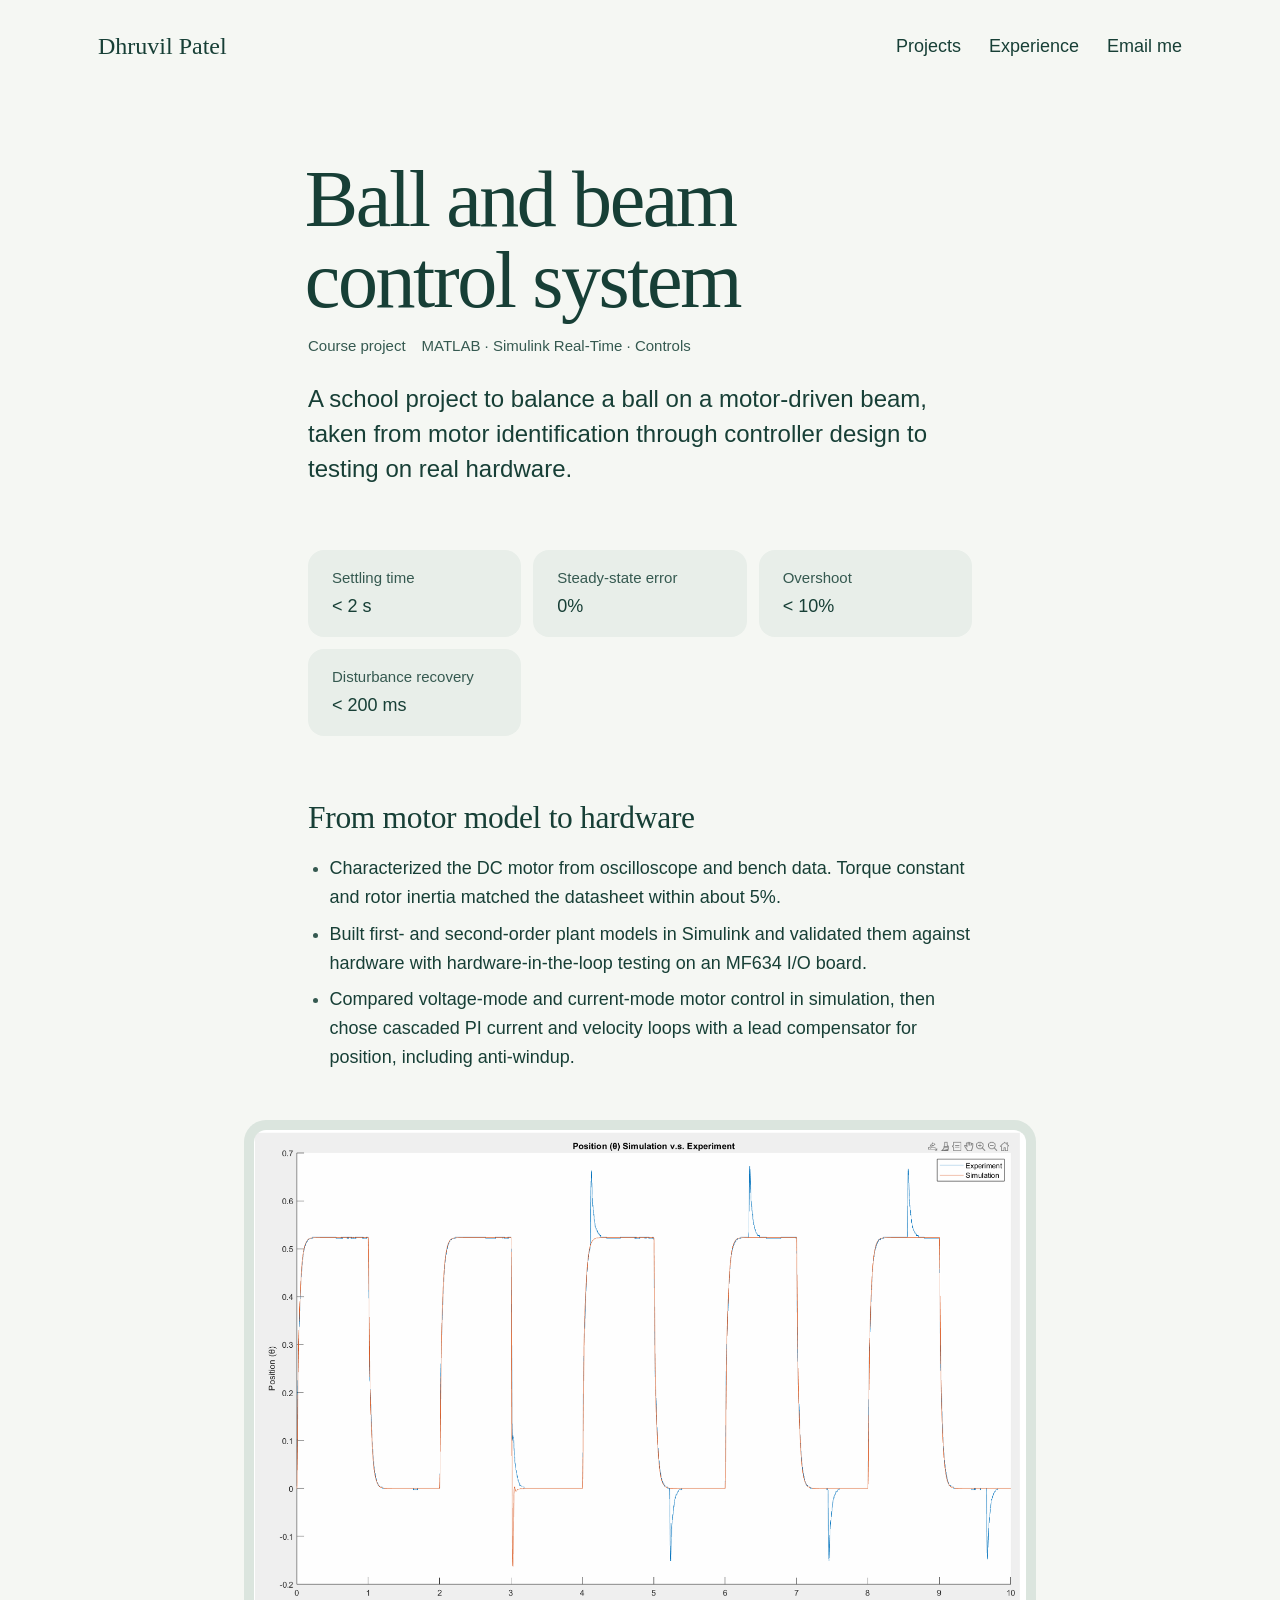
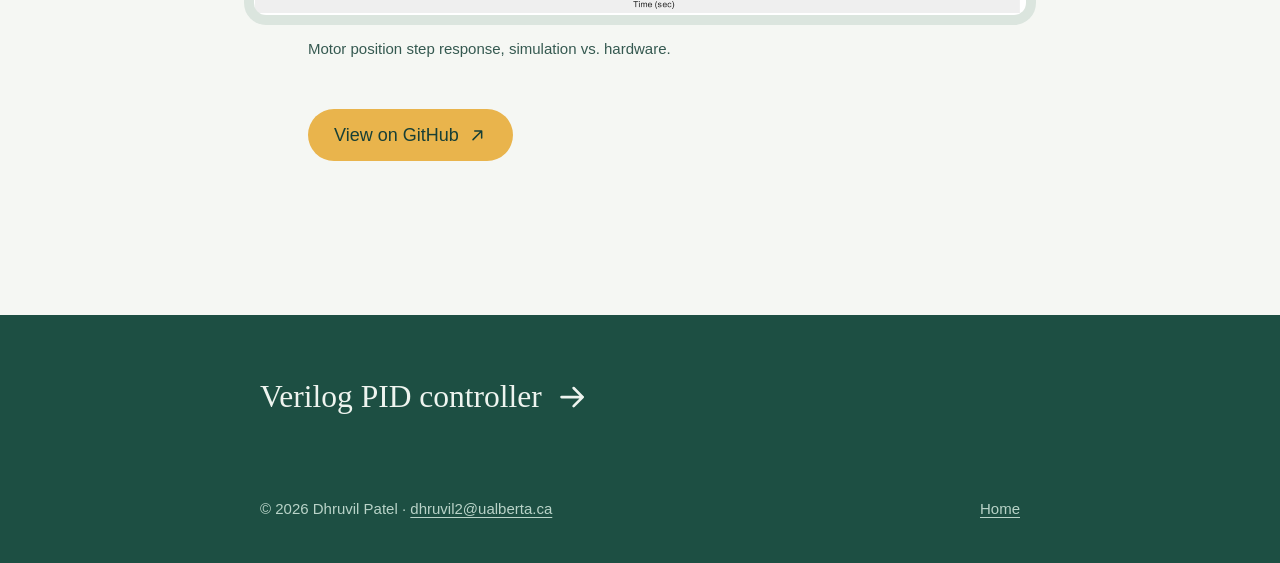
<file: projects/ball-and-beam.html>
<!doctype html>
<html lang="en">
<head>
<meta charset="utf-8">
<meta name="viewport" content="width=device-width, initial-scale=1, viewport-fit=cover">
<title>Ball and beam control system · Dhruvil Patel</title>
<meta name="description" content="Course project: motor identification, cascaded controller design and hardware-in-the-loop testing to balance a ball on a beam.">
<meta name="theme-color" content="#f5f7f3">
<link rel="preconnect" href="https://api.fontshare.com">
<link rel="preconnect" href="https://cdn.fontshare.com" crossorigin>
<link rel="stylesheet" href="https://api.fontshare.com/v2/css?f[]=gambarino@400&f[]=general-sans@400,500&display=swap">
<link rel="stylesheet" href="../site.css?v=5">
<script src="../site.js?v=5" defer></script>
</head>
<body>
<svg width="0" height="0" style="position:absolute" aria-hidden="true" focusable="false">
  <symbol id="i-right" viewBox="0 0 24 24"><path d="M5 12h14M13 6l6 6-6 6"/></symbol>
  <symbol id="i-down" viewBox="0 0 24 24"><path d="M12 5v14M6 13l6 6 6-6"/></symbol>
  <symbol id="i-up" viewBox="0 0 24 24"><path d="M12 19V5M6 11l6-6 6 6"/></symbol>
  <symbol id="i-out" viewBox="0 0 24 24"><path d="M7 17 17 7M9 7h8v8"/></symbol>
  <symbol id="i-play" viewBox="0 0 24 24"><path d="M8.5 5.8v12.4a.8.8 0 0 0 1.2.7l10-6.2a.8.8 0 0 0 0-1.4l-10-6.2a.8.8 0 0 0-1.2.7z"/></symbol>
  <symbol id="i-mail" viewBox="0 0 24 24"><rect x="3" y="5" width="18" height="14" rx="2.5"/><path d="m3.8 7 8.2 6 8.2-6"/></symbol>
  <symbol id="i-copy" viewBox="0 0 24 24"><rect x="9" y="9" width="11" height="11" rx="2.5"/><path d="M15 9V6.5A2.5 2.5 0 0 0 12.5 4h-6A2.5 2.5 0 0 0 4 6.5v6A2.5 2.5 0 0 0 6.5 15H9"/></symbol>
  <symbol id="i-check" viewBox="0 0 24 24"><path d="m5 12.5 4.5 4.5L19 7.5"/></symbol>
  <symbol id="i-close" viewBox="0 0 24 24"><path d="M6 6l12 12M18 6 6 18"/></symbol>
  <symbol id="i-plus" viewBox="0 0 24 24"><path d="M12 5v14M5 12h14"/></symbol>
  <symbol id="i-minus" viewBox="0 0 24 24"><path d="M5 12h14"/></symbol>
  <symbol id="i-fit" viewBox="0 0 24 24"><path d="M4 9V5.5A1.5 1.5 0 0 1 5.5 4H9M15 4h3.5A1.5 1.5 0 0 1 20 5.5V9M20 15v3.5a1.5 1.5 0 0 1-1.5 1.5H15M9 20H5.5A1.5 1.5 0 0 1 4 18.5V15"/></symbol>
</svg>
<a class="skip" href="#main">Skip to content</a>
<header class="page-top">
  <a class="mark" href="../">Dhruvil Patel</a>
  <nav aria-label="Site"><a href="../#projects">Projects</a><a href="../#experience">Experience</a><a href="mailto:dhruvil2@ualberta.ca">Email me</a></nav>
</header>
<main id="main">
<div class="art-head">
  <h1>Ball and beam control system</h1>
  <div class="meta"><span>Course project</span><span>MATLAB · Simulink Real-Time · Controls</span></div>
  <p class="dek">A school project to balance a ball on a motor-driven beam, taken from motor identification through controller design to testing on real hardware.</p>
</div>
<article class="art">
<dl class="specs"><div><dt>Settling time</dt><dd>&lt; 2 s</dd></div><div><dt>Steady-state error</dt><dd>0%</dd></div><div><dt>Overshoot</dt><dd>&lt; 10%</dd></div><div><dt>Disturbance recovery</dt><dd>&lt; 200 ms</dd></div></dl>
<h2>From motor model to hardware</h2>
<ul>
  <li>Characterized the DC motor from oscilloscope and bench data. Torque constant and rotor inertia matched the datasheet within about 5%.</li>
  <li>Built first- and second-order plant models in Simulink and validated them against hardware with hardware-in-the-loop testing on an MF634 I/O board.</li>
  <li>Compared voltage-mode and current-mode motor control in simulation, then chose cascaded PI current and velocity loops with a lead compensator for position, including anti-windup.</li>
</ul>
<figure>
  <div class="panel"><img src="../img/ball-beam-step.png" width="1467" height="922" loading="lazy" alt="Motor position step response over 10 seconds; the hardware trace closely overlays the simulation."></div>
  <figcaption>Motor position step response, simulation vs. hardware.</figcaption>
</figure>
<div class="links"><a class="btn" href="https://github.com/dhruvil2-stack/Ball-and-Beam-Balancer">View on GitHub<svg class="i" viewBox="0 0 24 24" aria-hidden="true"><use href="#i-out"></use></svg></a></div>
</article>
</main>
<footer class="art-foot">
  <a class="next" href="verilog-pid.html">Verilog PID controller<svg class="i" viewBox="0 0 24 24" aria-hidden="true"><use href="#i-right"></use></svg></a>
  <div class="legal"><span>© 2026 Dhruvil Patel · <a href="mailto:dhruvil2@ualberta.ca">dhruvil2@ualberta.ca</a></span><a href="../">Home</a></div>
</footer>
</body>
</html>
</file>
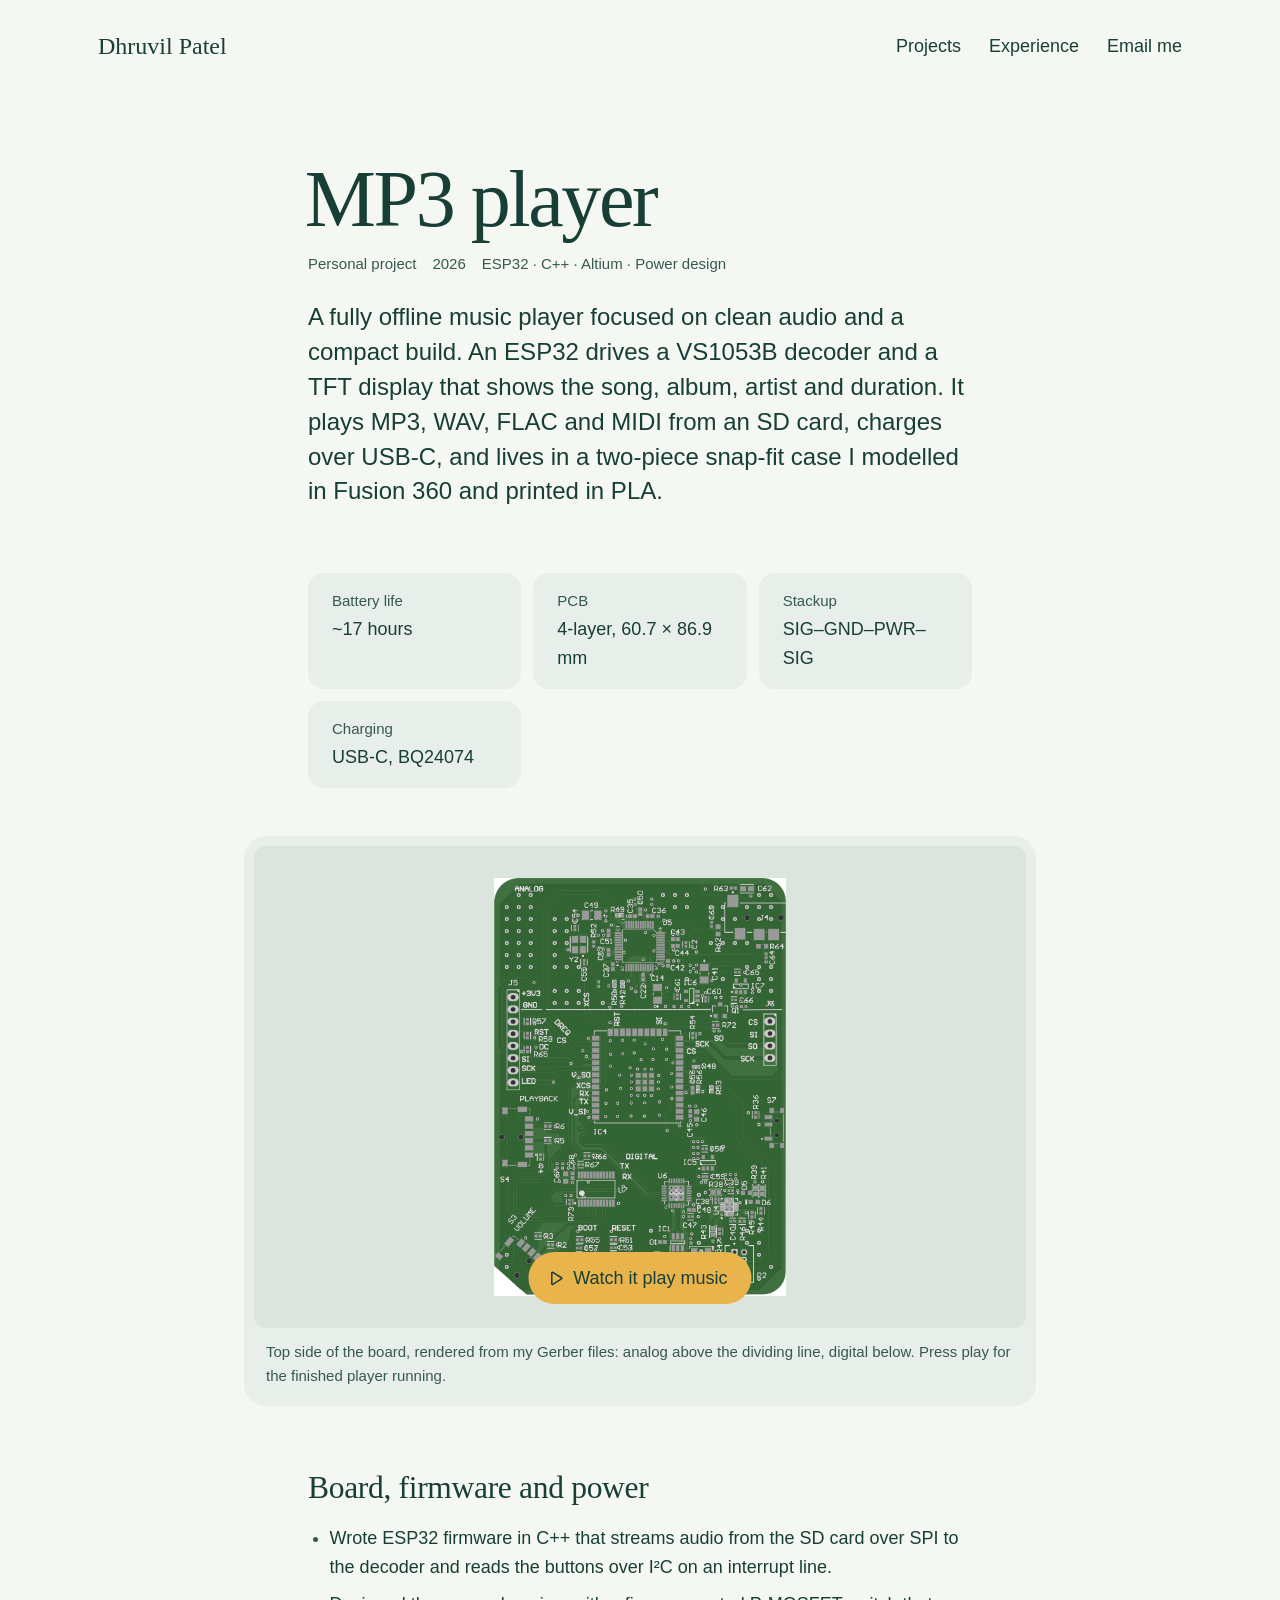
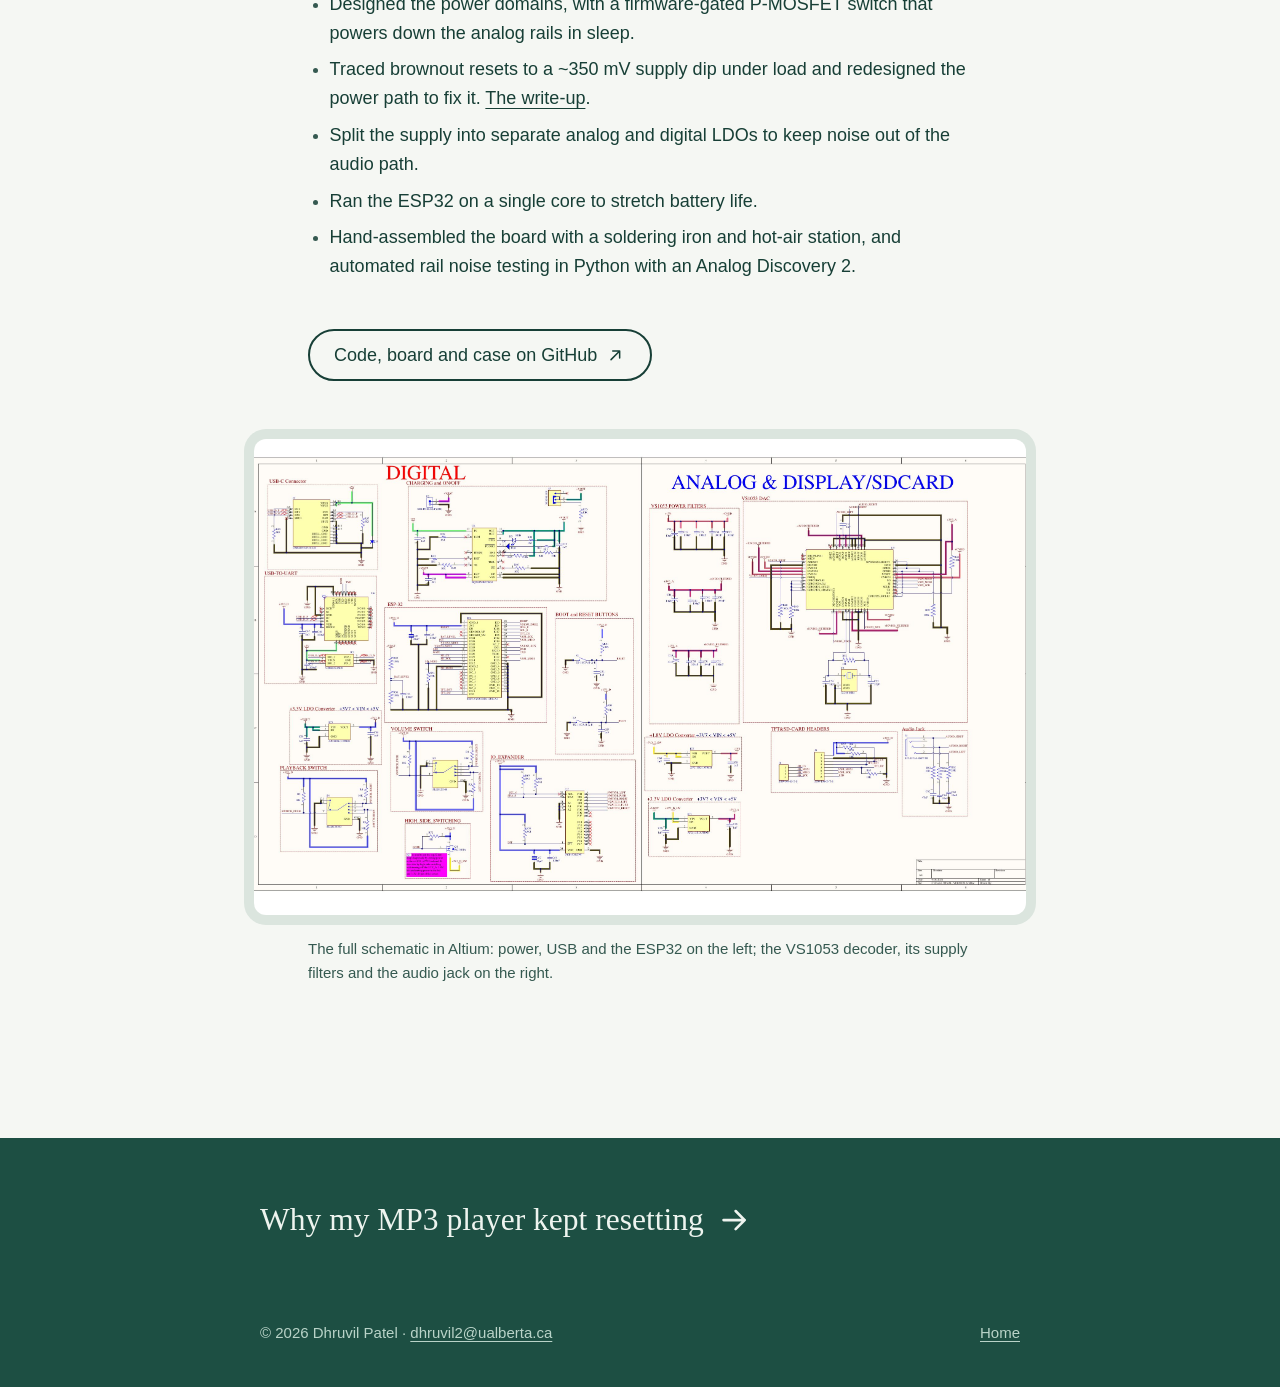
<file: projects/mp3-player.html>
<!doctype html>
<html lang="en">
<head>
<meta charset="utf-8">
<meta name="viewport" content="width=device-width, initial-scale=1, viewport-fit=cover">
<title>MP3 player · Dhruvil Patel</title>
<meta name="description" content="A fully offline ESP32 + VS1053B MP3 player on a 4-layer PCB designed in Altium by Dhruvil Patel.">
<meta name="theme-color" content="#f5f7f3">
<link rel="preconnect" href="https://api.fontshare.com">
<link rel="preconnect" href="https://cdn.fontshare.com" crossorigin>
<link rel="stylesheet" href="https://api.fontshare.com/v2/css?f[]=gambarino@400&f[]=general-sans@400,500&display=swap">
<link rel="stylesheet" href="../site.css?v=5">
<script src="../site.js?v=5" defer></script>
</head>
<body>
<svg width="0" height="0" style="position:absolute" aria-hidden="true" focusable="false">
  <symbol id="i-right" viewBox="0 0 24 24"><path d="M5 12h14M13 6l6 6-6 6"/></symbol>
  <symbol id="i-down" viewBox="0 0 24 24"><path d="M12 5v14M6 13l6 6 6-6"/></symbol>
  <symbol id="i-up" viewBox="0 0 24 24"><path d="M12 19V5M6 11l6-6 6 6"/></symbol>
  <symbol id="i-out" viewBox="0 0 24 24"><path d="M7 17 17 7M9 7h8v8"/></symbol>
  <symbol id="i-play" viewBox="0 0 24 24"><path d="M8.5 5.8v12.4a.8.8 0 0 0 1.2.7l10-6.2a.8.8 0 0 0 0-1.4l-10-6.2a.8.8 0 0 0-1.2.7z"/></symbol>
  <symbol id="i-mail" viewBox="0 0 24 24"><rect x="3" y="5" width="18" height="14" rx="2.5"/><path d="m3.8 7 8.2 6 8.2-6"/></symbol>
  <symbol id="i-copy" viewBox="0 0 24 24"><rect x="9" y="9" width="11" height="11" rx="2.5"/><path d="M15 9V6.5A2.5 2.5 0 0 0 12.5 4h-6A2.5 2.5 0 0 0 4 6.5v6A2.5 2.5 0 0 0 6.5 15H9"/></symbol>
  <symbol id="i-check" viewBox="0 0 24 24"><path d="m5 12.5 4.5 4.5L19 7.5"/></symbol>
  <symbol id="i-close" viewBox="0 0 24 24"><path d="M6 6l12 12M18 6 6 18"/></symbol>
  <symbol id="i-plus" viewBox="0 0 24 24"><path d="M12 5v14M5 12h14"/></symbol>
  <symbol id="i-minus" viewBox="0 0 24 24"><path d="M5 12h14"/></symbol>
  <symbol id="i-fit" viewBox="0 0 24 24"><path d="M4 9V5.5A1.5 1.5 0 0 1 5.5 4H9M15 4h3.5A1.5 1.5 0 0 1 20 5.5V9M20 15v3.5a1.5 1.5 0 0 1-1.5 1.5H15M9 20H5.5A1.5 1.5 0 0 1 4 18.5V15"/></symbol>
</svg>
<a class="skip" href="#main">Skip to content</a>
<header class="page-top">
  <a class="mark" href="../">Dhruvil Patel</a>
  <nav aria-label="Site"><a href="../#projects">Projects</a><a href="../#experience">Experience</a><a href="mailto:dhruvil2@ualberta.ca">Email me</a></nav>
</header>
<main id="main">
<div class="art-head">
  <h1>MP3 player</h1>
  <div class="meta"><span>Personal project</span><span>2026</span><span>ESP32 · C++ · Altium · Power design</span></div>
  <p class="dek">A fully offline music player focused on clean audio and a compact build. An ESP32 drives a VS1053B decoder and a TFT display that shows the song, album, artist and duration. It plays MP3, WAV, FLAC and MIDI from an SD card, charges over USB-C, and lives in a two-piece snap-fit case I modelled in Fusion 360 and printed in PLA.</p>
</div>
<article class="art">
<dl class="specs"><div><dt>Battery life</dt><dd>~17 hours</dd></div><div><dt>PCB</dt><dd>4-layer, 60.7 × 86.9 mm</dd></div><div><dt>Stackup</dt><dd>SIG–GND–PWR–SIG</dd></div><div><dt>Charging</dt><dd>USB-C, BQ24074</dd></div></dl>
<figure class="feature panel">
  <a class="media" href="https://drive.google.com/file/d/1-BPB9EZshVwInmu3_R_qBqkqG8TPMAxt/view?usp=sharing" data-video="https://drive.google.com/file/d/1-BPB9EZshVwInmu3_R_qBqkqG8TPMAxt/preview" aria-label="Play the video of my MP3 player running">
    <img src="../img/mp3-pcb-top.png" width="460" height="658" alt="Top side of the MP3 player PCB, rendered from the Gerber files">
    <span class="play"><svg class="i" viewBox="0 0 24 24" aria-hidden="true"><use href="#i-play"></use></svg>Watch it play music</span>
  </a>
  <figcaption>Top side of the board, rendered from my Gerber files: analog above the dividing line, digital below. Press play for the finished player running.</figcaption>
</figure>
<h2>Board, firmware and power</h2>
<ul>
  <li>Wrote ESP32 firmware in C++ that streams audio from the SD card over SPI to the decoder and reads the buttons over I²C on an interrupt line.</li>
  <li>Designed the power domains, with a firmware-gated P-MOSFET switch that powers down the analog rails in sleep.</li>
  <li>Traced brownout resets to a ~350 mV supply dip under load and redesigned the power path to fix it. <a href="../notes/mp3-brownout.html">The write-up</a>.</li>
  <li>Split the supply into separate analog and digital LDOs to keep noise out of the audio path.</li>
  <li>Ran the ESP32 on a single core to stretch battery life.</li>
  <li>Hand-assembled the board with a soldering iron and hot-air station, and automated rail noise testing in Python with an Analog Discovery 2.</li>
</ul>
<div class="links"><a class="btn quiet" href="https://github.com/dhruvil2-stack/MP3-Player">Code, board and case on GitHub<svg class="i" viewBox="0 0 24 24" aria-hidden="true"><use href="#i-out"></use></svg></a></div>
<figure>
  <div class="panel"><img src="../img/mp3-schematic.jpg" width="2509" height="1546" loading="lazy" alt="Full Altium schematic: digital half with USB-C, charger, ESP32 and I/O expander; analog half with VS1053 decoder, filters, LDOs and audio jack."></div>
  <figcaption>The full schematic in Altium: power, USB and the ESP32 on the left; the VS1053 decoder, its supply filters and the audio jack on the right.</figcaption>
</figure>
</article>
</main>
<footer class="art-foot">
  <a class="next" href="../notes/mp3-brownout.html">Why my MP3 player kept resetting<svg class="i" viewBox="0 0 24 24" aria-hidden="true"><use href="#i-right"></use></svg></a>
  <div class="legal"><span>© 2026 Dhruvil Patel · <a href="mailto:dhruvil2@ualberta.ca">dhruvil2@ualberta.ca</a></span><a href="../">Home</a></div>
</footer>
</body>
</html>
</file>
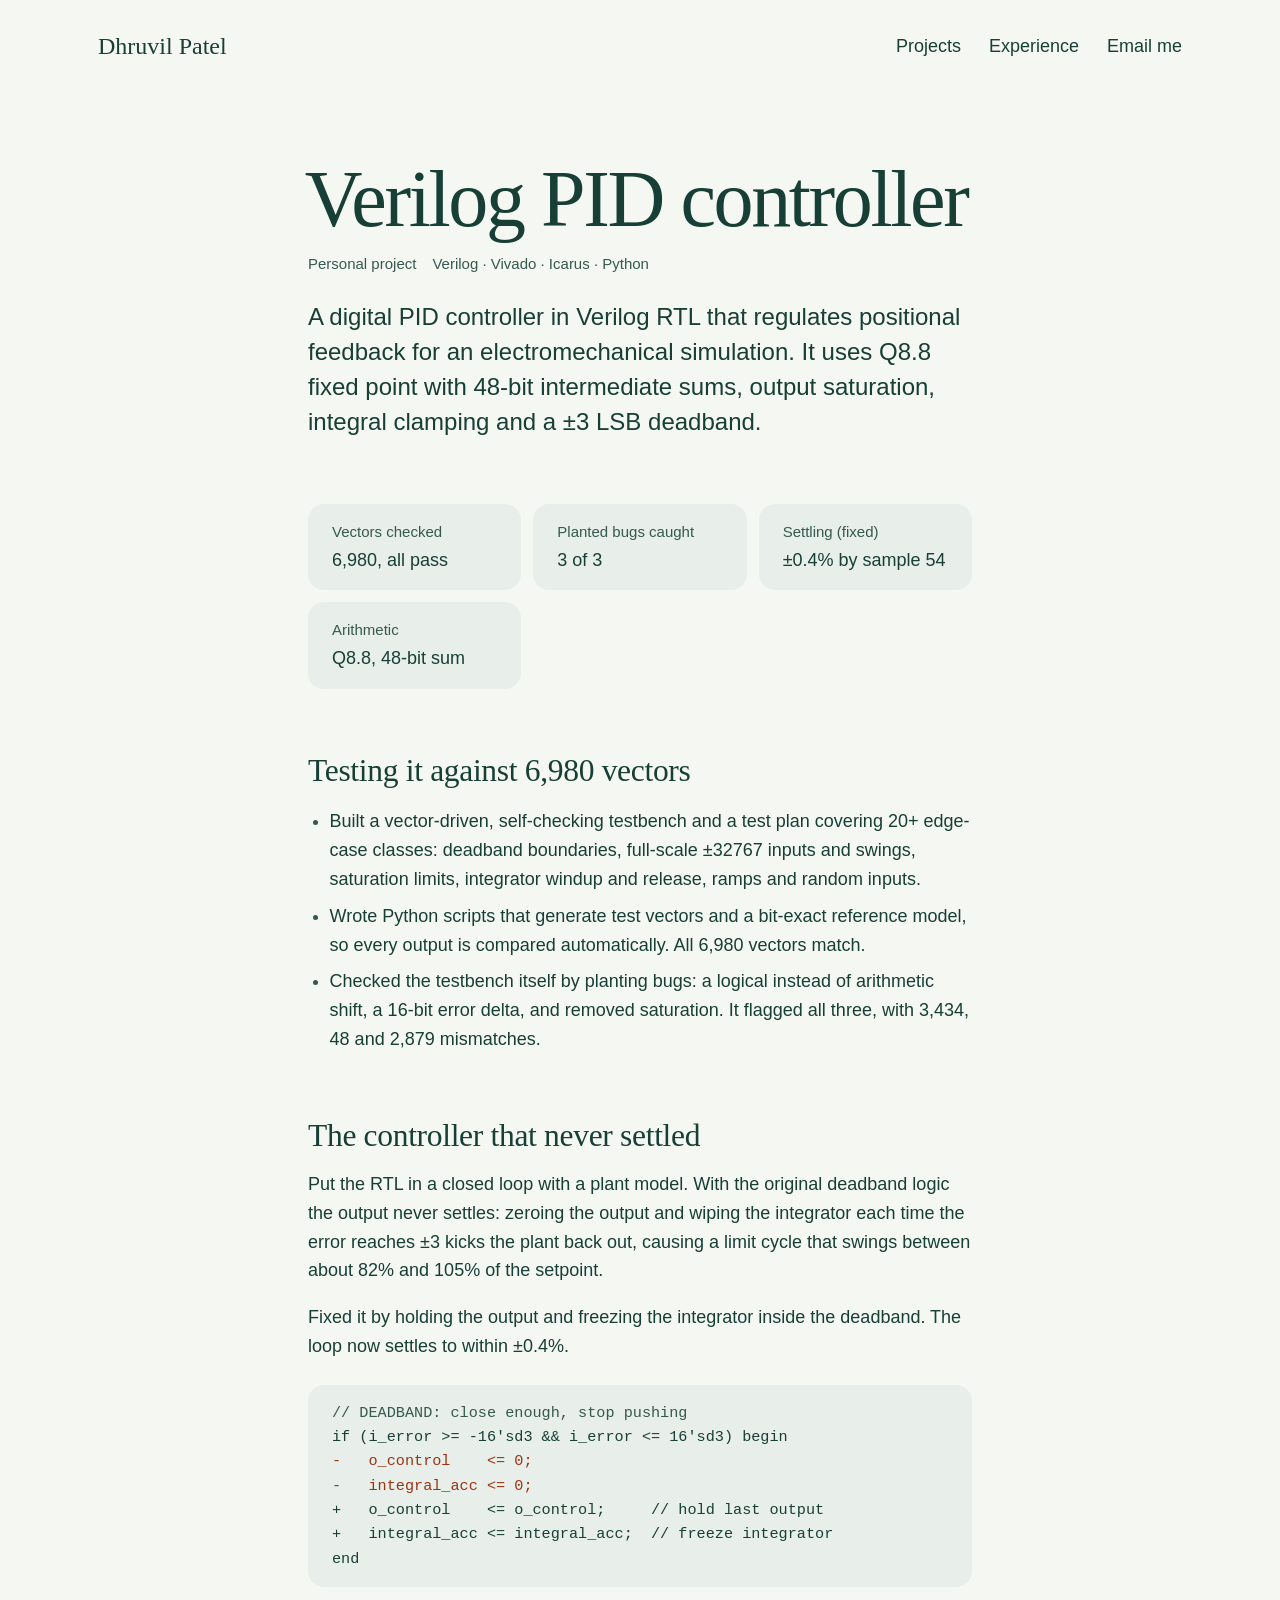
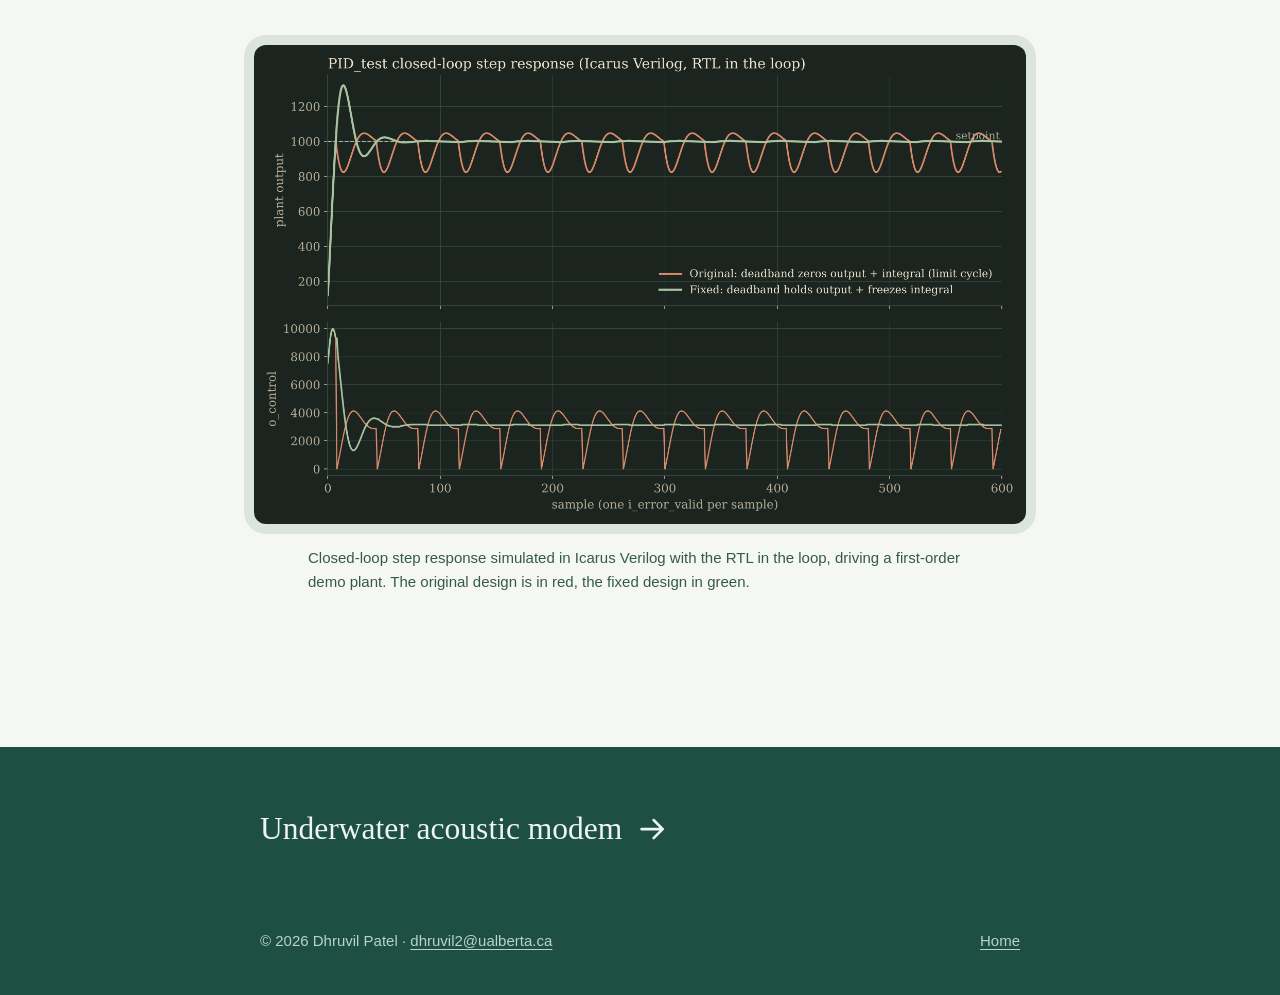
<file: projects/verilog-pid.html>
<!doctype html>
<html lang="en">
<head>
<meta charset="utf-8">
<meta name="viewport" content="width=device-width, initial-scale=1, viewport-fit=cover">
<title>Verilog PID controller · Dhruvil Patel</title>
<meta name="description" content="Fixed-point PID controller in Verilog RTL with a self-checking testbench, and a deadband limit cycle found in closed-loop simulation.">
<meta name="theme-color" content="#f5f7f3">
<link rel="preconnect" href="https://api.fontshare.com">
<link rel="preconnect" href="https://cdn.fontshare.com" crossorigin>
<link rel="stylesheet" href="https://api.fontshare.com/v2/css?f[]=gambarino@400&f[]=general-sans@400,500&display=swap">
<link rel="stylesheet" href="../site.css?v=5">
<script src="../site.js?v=5" defer></script>
</head>
<body>
<svg width="0" height="0" style="position:absolute" aria-hidden="true" focusable="false">
  <symbol id="i-right" viewBox="0 0 24 24"><path d="M5 12h14M13 6l6 6-6 6"/></symbol>
  <symbol id="i-down" viewBox="0 0 24 24"><path d="M12 5v14M6 13l6 6 6-6"/></symbol>
  <symbol id="i-up" viewBox="0 0 24 24"><path d="M12 19V5M6 11l6-6 6 6"/></symbol>
  <symbol id="i-out" viewBox="0 0 24 24"><path d="M7 17 17 7M9 7h8v8"/></symbol>
  <symbol id="i-play" viewBox="0 0 24 24"><path d="M8.5 5.8v12.4a.8.8 0 0 0 1.2.7l10-6.2a.8.8 0 0 0 0-1.4l-10-6.2a.8.8 0 0 0-1.2.7z"/></symbol>
  <symbol id="i-mail" viewBox="0 0 24 24"><rect x="3" y="5" width="18" height="14" rx="2.5"/><path d="m3.8 7 8.2 6 8.2-6"/></symbol>
  <symbol id="i-copy" viewBox="0 0 24 24"><rect x="9" y="9" width="11" height="11" rx="2.5"/><path d="M15 9V6.5A2.5 2.5 0 0 0 12.5 4h-6A2.5 2.5 0 0 0 4 6.5v6A2.5 2.5 0 0 0 6.5 15H9"/></symbol>
  <symbol id="i-check" viewBox="0 0 24 24"><path d="m5 12.5 4.5 4.5L19 7.5"/></symbol>
  <symbol id="i-close" viewBox="0 0 24 24"><path d="M6 6l12 12M18 6 6 18"/></symbol>
  <symbol id="i-plus" viewBox="0 0 24 24"><path d="M12 5v14M5 12h14"/></symbol>
  <symbol id="i-minus" viewBox="0 0 24 24"><path d="M5 12h14"/></symbol>
  <symbol id="i-fit" viewBox="0 0 24 24"><path d="M4 9V5.5A1.5 1.5 0 0 1 5.5 4H9M15 4h3.5A1.5 1.5 0 0 1 20 5.5V9M20 15v3.5a1.5 1.5 0 0 1-1.5 1.5H15M9 20H5.5A1.5 1.5 0 0 1 4 18.5V15"/></symbol>
</svg>
<a class="skip" href="#main">Skip to content</a>
<header class="page-top">
  <a class="mark" href="../">Dhruvil Patel</a>
  <nav aria-label="Site"><a href="../#projects">Projects</a><a href="../#experience">Experience</a><a href="mailto:dhruvil2@ualberta.ca">Email me</a></nav>
</header>
<main id="main">
<div class="art-head">
  <h1>Verilog PID controller</h1>
  <div class="meta"><span>Personal project</span><span>Verilog · Vivado · Icarus · Python</span></div>
  <p class="dek">A digital PID controller in Verilog RTL that regulates positional feedback for an electromechanical simulation. It uses Q8.8 fixed point with 48-bit intermediate sums, output saturation, integral clamping and a ±3 LSB deadband.</p>
</div>
<article class="art">
<dl class="specs"><div><dt>Vectors checked</dt><dd>6,980, all pass</dd></div><div><dt>Planted bugs caught</dt><dd>3 of 3</dd></div><div><dt>Settling (fixed)</dt><dd>±0.4% by sample 54</dd></div><div><dt>Arithmetic</dt><dd>Q8.8, 48-bit sum</dd></div></dl>
<h2>Testing it against 6,980 vectors</h2>
<ul>
  <li>Built a vector-driven, self-checking testbench and a test plan covering 20+ edge-case classes: deadband boundaries, full-scale ±32767 inputs and swings, saturation limits, integrator windup and release, ramps and random inputs.</li>
  <li>Wrote Python scripts that generate test vectors and a bit-exact reference model, so every output is compared automatically. All 6,980 vectors match.</li>
  <li>Checked the testbench itself by planting bugs: a logical instead of arithmetic shift, a 16-bit error delta, and removed saturation. It flagged all three, with 3,434, 48 and 2,879 mismatches.</li>
</ul>
<h2>The controller that never settled</h2>
<p>Put the RTL in a closed loop with a plant model. With the original deadband logic the output never settles: zeroing the output and wiping the integrator each time the error reaches ±3 kicks the plant back out, causing a limit cycle that swings between about 82% and 105% of the setpoint.</p>
<p>Fixed it by holding the output and freezing the integrator inside the deadband. The loop now settles to within ±0.4%.</p>
<pre aria-label="Deadband fix in Verilog"><code><span class="c">// DEADBAND: close enough, stop pushing</span>
if (i_error &gt;= -16'sd3 &amp;&amp; i_error &lt;= 16'sd3) begin
<span class="del">-   o_control    &lt;= 0;</span>
<span class="del">-   integral_acc &lt;= 0;</span>
+   o_control    &lt;= o_control;     // hold last output
+   integral_acc &lt;= integral_acc;  // freeze integrator
end</code></pre>
<figure class="dark">
  <div class="panel"><img src="../img/pid-step.png" width="1500" height="930" loading="lazy" alt="Closed-loop step response of the PID RTL: original design oscillates between about 823 and 1047, fixed design settles at 1000."></div>
  <figcaption>Closed-loop step response simulated in Icarus Verilog with the RTL in the loop, driving a first-order demo plant. The original design is in red, the fixed design in green.</figcaption>
</figure>
</article>
</main>
<footer class="art-foot">
  <a class="next" href="acoustic-modem.html">Underwater acoustic modem<svg class="i" viewBox="0 0 24 24" aria-hidden="true"><use href="#i-right"></use></svg></a>
  <div class="legal"><span>© 2026 Dhruvil Patel · <a href="mailto:dhruvil2@ualberta.ca">dhruvil2@ualberta.ca</a></span><a href="../">Home</a></div>
</footer>
</body>
</html>
</file>
<file: site.css>
/* Dhruvil Patel — portfolio
   Design system: every colour, size, space, radius and duration below is a token.
   Components only reference tokens. Lake-green ink on soft paper, one sun-yellow accent
   reserved for actions. Gambarino for headings, General Sans for text. */

:root {
  /* Colour roles */
  --paper: #f5f7f3;        /* page ground */
  --paper-2: #e8eee9;      /* raised surface */
  --paper-3: #dbe5de;      /* hover surface, loading skeleton */
  --ink: #173f36;          /* text, headings */
  --ink-2: #355950;        /* secondary text (7:1 on paper) */
  --lake: #1d4f43;         /* dark field */
  --lake-2: #24594c;       /* raised surface on the dark field */
  --lake-ink: #eef4ef;
  --lake-ink-2: #b9d3c8;
  --accent: #e9b44c;       /* sun yellow: actions only */
  --accent-hover: #f3c76c;
  --accent-ink: #173f36;   /* text on accent (6.2:1) */
  --plot: #ffffff;         /* behind white-background figures */
  --night: #1d2b26;        /* behind dark figures */
  --danger: #9a3412;

  /* Type */
  --display: "Gambarino", "Iowan Old Style", Georgia, serif;
  --text: "General Sans", "Helvetica Neue", Arial, sans-serif;
  --mono: ui-monospace, "SF Mono", Menlo, Consolas, monospace;  /* taste-skill-ignore: used only by real code blocks (pre) */
  --fs-display: clamp(3.5rem, 2.2rem + 5.4vw, 6.5rem);
  --fs-h2: clamp(2.25rem, 1.6rem + 2.4vw, 3.5rem);
  --fs-title: clamp(2.75rem, 1.8rem + 4vw, 5rem);
  --fs-h3: clamp(1.5rem, 1.25rem + 0.9vw, 2rem);
  --fs-lead: clamp(1.25rem, 1.15rem + 0.45vw, 1.5rem);
  --fs-body: 1.125rem;
  --fs-small: 0.9375rem;
  --lh-tight: 1.02;
  --lh-head: 1.15;
  --lh-body: 1.6;

  /* Space (4px base) */
  --s-1: 4px; --s-2: 8px; --s-3: 12px; --s-4: 16px; --s-5: 24px;
  --s-6: 32px; --s-7: 48px; --s-8: 64px; --s-9: 96px;
  --section: clamp(112px, 12vw, 192px);
  --wrap: 1180px;
  --measure: 760px;
  --pad: clamp(20px, 4vw, 48px);

  /* Radius: nested corners stay concentric (inner = outer − padding) */
  --r-lg: 22px;
  --inset: 10px;
  --r-in: calc(var(--r-lg) - var(--inset));
  --r-md: 16px;
  --tool-pad: 6px;
  --r-tool: calc(var(--r-md) - var(--tool-pad));
  --r-pill: 999px;

  /* Motion */
  --fast: 140ms;
  --base: 220ms;
  --ease: cubic-bezier(.2, .7, .2, 1);

  color-scheme: light;
}

/* ---------- Base ---------- */
*, *::before, *::after { box-sizing: border-box; }
html { -webkit-text-size-adjust: 100%; scroll-behavior: smooth; scroll-padding-top: var(--s-5); }
body {
  margin: 0; background: var(--paper); color: var(--ink);
  font: var(--fs-body)/var(--lh-body) var(--text);
  -webkit-font-smoothing: antialiased;
}
img { display: block; max-width: 100%; height: auto; }
a { color: inherit; text-decoration-thickness: 1px; text-underline-offset: 0.2em; transition: text-decoration-color var(--fast) ease; }
a:hover { text-decoration-thickness: 2px; }
:focus-visible { outline: 2px solid var(--ink); outline-offset: 3px; border-radius: 4px; }
::selection { background: var(--ink); color: var(--paper); }
h1, h2, h3 { margin: 0; text-wrap: balance; hyphens: none; }
h1, h2 { font-family: var(--display); font-weight: 400; letter-spacing: -0.02em; line-height: var(--lh-tight); }
h3 { font-weight: 500; letter-spacing: -0.01em; line-height: var(--lh-head); }
p { margin: 0; text-wrap: pretty; }
.num, time, dd, td, .date, .when { font-variant-numeric: tabular-nums; }
.skip { position: absolute; left: -999px; top: var(--s-2); background: var(--ink); color: var(--paper); padding: var(--s-2) var(--s-3); z-index: 10; border-radius: var(--r-tool); }
.skip:focus { left: var(--s-2); }
.sr { position: absolute; width: 1px; height: 1px; overflow: hidden; clip: rect(0 0 0 0); white-space: nowrap; }

/* Icons: one 24px grid, 1.75 stroke, round ends, currentColor */
.i { width: 1.15em; height: 1.15em; flex: none; fill: none; stroke: currentColor; stroke-width: 1.75; stroke-linecap: round; stroke-linejoin: round; vertical-align: -0.2em; }

/* ---------- Buttons ---------- */
.btn {
  display: inline-flex; align-items: center; gap: var(--s-2); min-height: 52px; padding: 0 var(--s-5);
  border: 2px solid transparent; border-radius: var(--r-pill); cursor: pointer;
  font: 500 var(--fs-body)/1 var(--text); text-decoration: none; white-space: nowrap;
  background: var(--accent); color: var(--accent-ink);
  transition: background-color var(--fast) ease, color var(--fast) ease, transform var(--fast) var(--ease);
}
.btn:hover { background: var(--accent-hover); }
.btn:active { transform: scale(0.97); }
.btn .i { transition: transform var(--base) var(--ease); }
.btn:hover .i-r { transform: translateX(3px); }
.btn:hover .i-d { transform: translateY(2px); }
.btn.quiet { background: transparent; color: var(--ink); border-color: var(--ink); }
.btn.quiet:hover { background: var(--ink); color: var(--paper); }
.btn.small { min-height: 44px; padding: 0 var(--s-4); font-size: var(--fs-small); }
.textlink { display: inline-flex; align-items: center; gap: var(--s-2); font-weight: 500; text-decoration: none; min-height: 44px; }
.textlink:hover { text-decoration: underline; }
.textlink .i { transition: transform var(--base) var(--ease); }
.textlink:hover .i-r { transform: translateX(3px); }
.textlink:hover .i-d { transform: translateY(2px); }

/* ---------- Top bar ---------- */
.bar, .page-top {
  max-width: var(--wrap); margin: 0 auto; padding: var(--s-5) var(--pad) 0;
  display: flex; justify-content: space-between; align-items: center; gap: var(--s-4); flex-wrap: wrap;
}
.mark { font-family: var(--display); font-size: var(--fs-lead); text-decoration: none; line-height: 1; padding: var(--s-2) 0; }
.bar nav, .page-top nav { display: flex; gap: var(--s-1); flex-wrap: wrap; margin-right: calc(-1 * var(--s-3)); }
.bar nav a, .page-top nav a {
  text-decoration: none; padding: var(--s-2) var(--s-3); border-radius: var(--r-pill); position: relative;
  transition: background-color var(--fast) ease;
}
.bar nav a:hover, .page-top nav a:hover { background: var(--paper-2); }
.bar nav a::after {
  content: ""; position: absolute; left: var(--s-3); right: var(--s-3); bottom: 4px; height: 2px; background: var(--ink);
  transform: scaleX(0); transform-origin: left; transition: transform var(--base) var(--ease);
}
.bar nav a[aria-current="true"]::after { transform: scaleX(1); }

/* ---------- Page frame ---------- */
.hero, .projects, .log, .exp { max-width: var(--wrap); margin: 0 auto; padding: var(--section) var(--pad) 0; }
.sec-head { margin-bottom: var(--s-7); }
.sec-head h2 { font-size: var(--fs-h2); margin-left: -0.04em; }
.sec-head p { margin-top: var(--s-4); color: var(--ink-2); max-width: 46ch; }

/* ---------- Hero ---------- */
.hero { padding-top: clamp(56px, 9vh, 112px); display: grid; grid-template-columns: minmax(0, 1.05fr) minmax(0, 0.95fr); gap: var(--s-8); align-items: center; }
.hero h1 { font-size: var(--fs-display); letter-spacing: -0.03em; margin-left: -0.05em; }
.hero .lead { font-size: var(--fs-lead); line-height: 1.45; max-width: 30ch; margin-top: var(--s-5); }
.hero .status { margin-top: var(--s-5); color: var(--ink-2); font-size: var(--fs-small); max-width: 40ch; }
.actions { display: flex; flex-wrap: wrap; align-items: center; gap: var(--s-3) var(--s-5); margin-top: var(--s-6); }

/* The feature: a raised panel holding the real thing */
.feature { margin: 0; }
.panel { background: var(--paper-2); border-radius: var(--r-lg); padding: var(--inset); }
.panel > img, .panel > .media { border-radius: var(--r-in); overflow: hidden; }
.feature .media { position: relative; aspect-ratio: 4 / 5; background: var(--paper-3); display: block; width: 100%; border: 0; padding: 0; font: inherit; color: inherit; text-decoration: none; cursor: pointer; }
.feature .media img { width: 100%; height: 100%; object-fit: contain; padding: var(--s-6); background: var(--paper-3); transition: transform 600ms var(--ease); }
.feature .media:hover img { transform: scale(1.02); }
.feature .play {
  position: absolute; left: 50%; bottom: var(--s-5); transform: translateX(-50%);
  display: inline-flex; align-items: center; gap: var(--s-2); min-height: 52px; padding: 0 var(--s-5) 0 var(--s-4);
  border-radius: var(--r-pill); background: var(--accent); color: var(--accent-ink); font-weight: 500; white-space: nowrap;
  transition: background-color var(--fast) ease, transform var(--fast) var(--ease);
}
.feature .media:hover .play { background: var(--accent-hover); }
.feature .media:active .play { transform: translateX(-50%) scale(0.97); }
.feature .media iframe { position: absolute; inset: 0; width: 100%; height: 100%; border: 0; background: var(--night); }
.feature figcaption { display: flex; justify-content: space-between; align-items: center; gap: var(--s-2) var(--s-4); flex-wrap: wrap; padding: var(--s-3) var(--s-3) var(--s-2); font-size: var(--fs-small); color: var(--ink-2); }
.feature figcaption a { font-weight: 500; color: var(--ink); display: inline-flex; align-items: center; gap: var(--s-1); text-decoration: none; min-height: 44px; }
.feature figcaption a:hover { text-decoration: underline; }
.feature figcaption a .i { transition: transform var(--base) var(--ease); }
.feature figcaption a:hover .i { transform: translateX(3px); }

/* Loading spinner, shared by the video, figures and the image viewer */
.spinner { width: 28px; height: 28px; border-radius: 50%; border: 3px solid currentColor; border-right-color: transparent; animation: spin 0.8s linear infinite; }
@keyframes spin { to { transform: rotate(360deg); } }
.loading-note { position: absolute; inset: 0; display: grid; place-content: center; justify-items: center; gap: var(--s-3); color: var(--lake-ink); background: var(--night); font-size: var(--fs-small); }

/* ---------- Projects ---------- */
.proj { position: relative; display: grid; grid-template-columns: minmax(0, 1.15fr) minmax(0, 1fr); gap: var(--s-7); align-items: center; }
.proj + .proj { margin-top: var(--s-8); }
.proj .pic { aspect-ratio: 16 / 10; }
.proj .pic img { width: 100%; height: 100%; object-fit: contain; background: var(--plot); }
.proj .pic.board img { background: var(--paper-3); padding: var(--s-4); }
.proj .pic.cover img { object-fit: cover; object-position: left center; }
.proj .pic.dark img { background: var(--night); }
.proj h3 { font-family: var(--display); font-weight: 400; font-size: var(--fs-h3); letter-spacing: -0.02em; line-height: var(--lh-head); }
.proj h3 a { text-decoration: none; }
.proj .pic { display: block; }
.proj h3 .i { width: 0.8em; height: 0.8em; margin-left: 0.15em; vertical-align: 0; transition: transform var(--base) var(--ease); }
.proj:hover h3 a { text-decoration: underline; text-decoration-thickness: 2px; }
.proj:hover h3 .i { transform: translateX(4px); }
.proj .panel { transition: background-color var(--base) ease; }
.proj:hover .panel { background: var(--paper-3); }
.where { color: var(--ink-2); font-size: var(--fs-small); margin-top: var(--s-2); }
.proj .desc { margin-top: var(--s-4); }
.proj .used { margin-top: var(--s-3); color: var(--ink-2); font-size: var(--fs-small); }
.proj.lead-proj { grid-template-columns: minmax(0, 1.5fr) minmax(0, 1fr); }
.small-projects { display: grid; grid-template-columns: 1fr 1fr; gap: var(--s-5); margin-top: var(--s-8); }
.small-projects > div { background: var(--paper-2); border-radius: var(--r-md); padding: var(--s-5) var(--s-5) var(--s-6); }
.small-projects h3 { font-size: var(--fs-body); }
.small-projects > div:only-child { grid-column: 1 / -1; }
.small-projects > div:only-child p { max-width: 70ch; }
.small-projects .where { margin: var(--s-1) 0 var(--s-3); }

/* ---------- Build log ---------- */
.log ul { list-style: none; margin: 0; padding: 0; display: grid; gap: var(--s-2); }
.log li a {
  display: grid; grid-template-columns: 112px minmax(0, 1fr) auto; column-gap: var(--s-6); align-items: start;
  padding: var(--s-5); text-decoration: none; background: var(--paper-2); border-radius: var(--r-md);
  transition: background-color var(--fast) ease;
}
.log li a:hover { background: var(--paper-3); }
.log li a:active { background: var(--paper-3); transform: scale(0.995); }
.log .date { grid-row: 1 / span 2; color: var(--ink-2); font-size: var(--fs-small); padding-top: 3px; }
.log .t { font-weight: 500; font-size: var(--fs-body); }
.log .s { grid-column: 2; color: var(--ink-2); font-size: var(--fs-small); margin-top: var(--s-1); }
.log .i { grid-row: 1 / span 2; grid-column: 3; margin-top: 4px; color: var(--ink-2); transition: transform var(--base) var(--ease), color var(--fast) ease; }
.log li a:hover .i { transform: translateX(4px); color: var(--ink); }
.log li a:hover .t { text-decoration: underline; }

/* ---------- Experience ---------- */
.roles { display: grid; gap: var(--s-8); }
.role { display: grid; grid-template-columns: 200px minmax(0, 1fr); gap: var(--s-6); }
.role .when { color: var(--ink-2); font-size: var(--fs-small); padding-top: 6px; }
.role h3 { font-size: var(--fs-lead); }
.role .org { color: var(--ink-2); margin-top: var(--s-1); }
.role ul { margin: var(--s-4) 0 0; padding-left: 1.1em; display: grid; gap: var(--s-2); max-width: 70ch; }
.role li::marker { color: var(--ink-2); }
.skills { margin-top: var(--s-9); display: grid; grid-template-columns: 200px minmax(0, 1fr); gap: var(--s-6); }
.skills h3 { font-size: var(--fs-lead); }
.skills dl { margin: 0; display: grid; grid-template-columns: 1fr 1fr; gap: var(--s-5) var(--s-7); }
.skills dt { font-weight: 500; }
.skills dd { margin: var(--s-1) 0 0; color: var(--ink-2); font-size: var(--fs-small); font-variant-numeric: normal; }

/* ---------- Contact ---------- */
.contact { margin-top: var(--section); background: var(--lake); color: var(--lake-ink); }
.contact .inner { max-width: var(--wrap); margin: 0 auto; padding: var(--s-9) var(--pad); display: grid; grid-template-columns: minmax(0, 1fr) minmax(0, 1fr); gap: var(--s-5) var(--s-8); align-items: end; }
.contact .reach { display: grid; gap: var(--s-2); }
.contact h2 { font-size: var(--fs-h2); margin-left: -0.04em; }
.contact p { max-width: 46ch; margin-top: var(--s-4); }
.contact .mailrow { display: flex; flex-wrap: wrap; align-items: center; gap: var(--s-4) var(--s-5); }
.contact .mail { font-family: var(--display); font-size: var(--fs-h3); letter-spacing: -0.01em; text-decoration: none; overflow-wrap: anywhere; }
.contact .mail:hover { text-decoration: underline; }
.copy { position: relative; }
.copy .idle, .copy .ok { display: inline-flex; align-items: center; gap: var(--s-2); }
.copy .ok { display: none; }
.copy.done .ok { display: inline-flex; animation: pop var(--base) var(--ease); }
.copy.done .idle { display: none; }
@keyframes pop { from { transform: scale(0.6); opacity: 0; } to { transform: none; opacity: 1; } }
.contact .links { display: flex; flex-wrap: wrap; gap: var(--s-1) var(--s-5); margin-top: var(--s-2); }
.contact .links a { display: inline-flex; align-items: center; gap: var(--s-2); text-decoration: none; min-height: 44px; }
.contact .links a:hover { text-decoration: underline; }
.contact .avail { color: var(--lake-ink-2); font-size: var(--fs-small); margin-top: var(--s-4); }
.contact .reach p { margin-top: 0; }
.contact :focus-visible, .art-foot :focus-visible { outline-color: var(--accent); }
.foot { max-width: var(--wrap); margin: 0 auto; padding: var(--s-6) var(--pad) var(--s-7); display: flex; justify-content: space-between; align-items: center; gap: var(--s-4); color: var(--ink-2); font-size: var(--fs-small); }
.foot a { display: inline-flex; align-items: center; gap: var(--s-2); text-decoration: none; min-height: 44px; }
.foot a:hover { text-decoration: underline; }

/* ---------- Article pages (projects and build log notes) ---------- */
.art-head { max-width: var(--measure); margin: 0 auto; padding: clamp(64px, 10vh, 112px) var(--pad) 0; }
.art-head .meta { color: var(--ink-2); font-size: var(--fs-small); margin-top: var(--s-3); display: flex; flex-wrap: wrap; gap: var(--s-1) var(--s-4); }
.art-head h1 { font-size: var(--fs-title); letter-spacing: -0.03em; margin-left: -0.04em; }
.art-head .dek { margin-top: var(--s-5); font-size: var(--fs-lead); line-height: 1.45; }
.art { max-width: var(--measure); margin: 0 auto; padding: var(--s-8) var(--pad) 0; }
.art h2 { font-size: var(--fs-h3); letter-spacing: -0.01em; line-height: var(--lh-head); margin: var(--s-8) 0 var(--s-4); }
.art > h2:first-child { margin-top: 0; }
.art p + p { margin-top: 1em; }
.art ul, .art ol { padding-left: 1.2em; display: grid; gap: var(--s-2); margin: 1em 0 0; }
.art li::marker { color: var(--ink-2); }
.art ul + p, .art ol + p, .art table + p { margin-top: 1em; }
.art figure { margin: var(--s-7) calc(-1 * min(72px, 5vw)); }
.art figure .panel > img { width: 100%; background: var(--plot); }
.art figure.dark .panel > img { background: var(--night); }
.art figure.narrow .panel { max-width: 440px; margin-inline: auto; }
.art figure.narrow figcaption { max-width: 440px; margin-inline: auto; padding: 0; }
.art figure figcaption { margin-top: var(--s-3); color: var(--ink-2); font-size: var(--fs-small); padding: 0 min(72px, 5vw); }
.art figure.feature .media { aspect-ratio: 16 / 10; }
.art figure.feature figcaption { margin-top: 0; padding: var(--s-3) var(--s-3) var(--s-2); }
.art .eq { background: var(--paper-2); border-radius: var(--r-md); padding: var(--s-4) var(--s-5); margin: var(--s-5) 0; font-family: var(--display); font-size: var(--fs-lead); line-height: 1.5; display: grid; gap: var(--s-2); overflow-x: auto; }
.art .eq .why { font-family: var(--text); font-size: var(--fs-small); color: var(--ink-2); line-height: 1.45; }
.art .specs { display: grid; grid-template-columns: repeat(auto-fill, minmax(200px, 1fr)); gap: var(--s-3); margin: 0 0 var(--s-2); }
.art .specs div { background: var(--paper-2); border-radius: var(--r-md); padding: var(--s-4) var(--s-5); }
.art .specs dt { color: var(--ink-2); font-size: var(--fs-small); }
.art .specs dd { margin: 2px 0 0; font-weight: 500; }
.art table { display: block; overflow-x: auto; border-collapse: separate; border-spacing: 0; width: 100%; margin: var(--s-5) 0 0; font-size: var(--fs-small); background: var(--paper-2); border-radius: var(--r-md); overflow: hidden; }
.art th { text-align: left; font-weight: 500; padding: var(--s-3) var(--s-4); background: var(--paper-3); }
.art td { padding: var(--s-3) var(--s-4); vertical-align: top; }
.art tr:nth-child(even) td { background: var(--paper); }
.art td.n { white-space: nowrap; }
.art .links { display: flex; flex-wrap: wrap; gap: var(--s-3); margin-top: var(--s-7); }
.art pre { font-family: var(--mono); font-size: 0.95rem; line-height: 1.6; background: var(--paper-2); border-radius: var(--r-md); padding: var(--s-4) var(--s-5); overflow-x: auto; margin: var(--s-5) 0; }
.art pre .del { color: var(--danger); }
.art pre .c { color: var(--ink-2); }
.stagelist { list-style: none; padding: 0 !important; gap: var(--s-1) !important; }
.stagelist li { display: flex; justify-content: space-between; gap: var(--s-4); max-width: 30em; padding: var(--s-2) var(--s-3); border-radius: var(--r-tool); }
.stagelist li span { color: var(--ink-2); }
.stagelist li.now { font-weight: 500; background: var(--paper-2); }
.stagelist li.now span { color: var(--ink); }
.art-foot { margin-top: var(--section); background: var(--lake); color: var(--lake-ink); padding: var(--s-8) max(var(--pad), calc((100vw - var(--measure)) / 2)) var(--s-6); display: grid; gap: var(--s-2); }
.art-foot .next { display: inline-flex; align-items: baseline; gap: var(--s-3); font-family: var(--display); font-size: var(--fs-h3); line-height: var(--lh-head); text-decoration: none; text-wrap: balance; }
.art-foot .next .i { align-self: center; transition: transform var(--base) var(--ease); }
.art-foot .next:hover { text-decoration: underline; }
.art-foot .next:hover .i { transform: translateX(4px); }
.art-foot .legal { margin-top: var(--s-8); display: flex; justify-content: space-between; align-items: center; gap: var(--s-4); flex-wrap: wrap; color: var(--lake-ink-2); font-size: var(--fs-small); }
.art-foot .legal a { min-height: 44px; display: inline-flex; align-items: center; }

/* ---------- Image loading state ---------- */
.js .loadable { position: relative; background: var(--paper-3); }
.js .loadable:not(.loaded) img { background: transparent; }
.js .loadable:not(.loaded)::before {
  content: ""; position: absolute; inset: 0; border-radius: inherit;
  background: linear-gradient(100deg, transparent 30%, rgba(255, 255, 255, 0.45) 50%, transparent 70%) 0 0 / 200% 100%;  /* taste-skill-ignore: loading shimmer, removed once the image arrives */
  animation: shimmer 1.3s linear infinite;
}
.js .loadable.failed::before { display: none; }
.js .loadable.failed img { visibility: hidden; }
.js .loadable.failed::after { content: "Image didn’t load. Refresh to try again."; position: absolute; inset: 0; display: grid; place-items: center; padding: var(--s-5); text-align: center; color: var(--ink-2); font-size: var(--fs-small); }
@keyframes shimmer { from { background-position: 100% 0; } to { background-position: -100% 0; } }

/* ---------- Image viewer ---------- */
img.zoomable { cursor: zoom-in; }
#lb { width: 100vw; height: 100dvh; max-width: 100vw; max-height: 100dvh; margin: 0; padding: 0; border: none; background: rgba(8, 22, 18, 0.94); color: var(--lake-ink); }
#lb::backdrop { background: transparent; }
#lb[open] { animation: lb-in var(--base) ease; }
@keyframes lb-in { from { opacity: 0; } to { opacity: 1; } }
#lb .lb-in { position: absolute; inset: 0; overflow: hidden; touch-action: none; cursor: grab; user-select: none; -webkit-user-select: none; }
#lb .lb-in.dragging { cursor: grabbing; }
#lb img { position: absolute; left: 0; top: 0; max-width: none; transform-origin: 0 0; background: var(--plot); border-radius: var(--r-in); -webkit-user-drag: none; pointer-events: none; transition: opacity var(--base) ease; }
#lb img.dark { background: var(--night); }
#lb.is-loading img { opacity: 0; }
#lb .lb-spin { position: absolute; inset: 0; display: none; place-content: center; justify-items: center; gap: var(--s-3); font-size: var(--fs-small); color: var(--lake-ink-2); }
#lb.is-loading .lb-spin { display: grid; }
#lb .lb-bar { position: fixed; top: calc(env(safe-area-inset-top, 0px) + var(--s-4)); left: var(--s-4); right: var(--s-4); z-index: 2; display: flex; justify-content: space-between; align-items: flex-start; gap: var(--s-3); pointer-events: none; }
#lb .lb-cap { background: var(--lake); border-radius: var(--r-md); padding: var(--s-2) var(--s-4); max-width: 70ch; font-size: var(--fs-small); pointer-events: auto; }
#lb .lb-cap:empty { visibility: hidden; }
#lb .lb-tools { position: fixed; bottom: calc(env(safe-area-inset-bottom, 0px) + var(--s-4)); left: 50%; transform: translateX(-50%); z-index: 2; display: flex; align-items: center; gap: var(--s-1); background: var(--lake); padding: var(--tool-pad); border-radius: var(--r-md); }
#lb button { width: 44px; height: 44px; border: none; border-radius: var(--r-tool); background: var(--lake-2); color: var(--lake-ink); cursor: pointer; display: grid; place-items: center; transition: background-color var(--fast) ease, color var(--fast) ease, transform var(--fast) var(--ease); }
#lb button:hover { background: var(--accent); color: var(--accent-ink); }
#lb button:active { transform: scale(0.94); }
#lb .lb-close { pointer-events: auto; width: 48px; height: 48px; border-radius: var(--r-pill); background: var(--accent); color: var(--accent-ink); }
#lb .lb-close:hover { background: var(--accent-hover); }
#lb .pct { min-width: 56px; text-align: center; font-variant-numeric: tabular-nums; font-size: var(--fs-small); }
#lb .lb-help { font-size: var(--fs-small); color: var(--lake-ink-2); padding: 0 var(--s-2); white-space: nowrap; }
#lb :focus-visible { outline-color: var(--accent); }

/* ---------- Reduced motion ---------- */
@media (prefers-reduced-motion: reduce) {
  html { scroll-behavior: auto; }
  *, *::before, *::after { animation-duration: 1ms !important; animation-iteration-count: 1 !important; transition-duration: 1ms !important; }
  .js .loadable:not(.loaded)::before { animation: none; }
}

/* ---------- Tablet and phone ---------- */
@media (max-width: 900px) {
  .hero { grid-template-columns: 1fr; gap: var(--s-7); }
  .feature .media { aspect-ratio: 4 / 3; }
  .proj, .proj.lead-proj { grid-template-columns: 1fr; gap: var(--s-5); }
  .small-projects { grid-template-columns: 1fr; }
  .contact .inner { grid-template-columns: 1fr; }
  .art figure { margin-inline: 0; }
  .art figure figcaption { padding: 0; }
}
@media (max-width: 640px) {
  .bar nav, .page-top nav { margin-right: 0; margin-left: calc(-1 * var(--s-2)); width: 100%; gap: 0; }
  .bar nav a, .page-top nav a { padding: var(--s-2); font-size: var(--fs-small); }
  .bar nav a::after { left: var(--s-2); right: var(--s-2); }
  .feature .media { aspect-ratio: 1 / 1; }
  .log li a { grid-template-columns: minmax(0, 1fr) auto; padding: var(--s-4) var(--s-4) var(--s-5); }
  .log .date { grid-row: auto; grid-column: 1; padding: 0 0 var(--s-1); }
  .log .t { grid-column: 1; }
  .log .s { grid-column: 1; }
  .log .i { grid-column: 2; grid-row: 1 / span 3; }
  .role, .skills { grid-template-columns: 1fr; gap: var(--s-2); }
  .skills dl { grid-template-columns: 1fr; gap: var(--s-4); margin-top: var(--s-3); }
  .contact .inner { padding: var(--s-8) var(--pad); }
  .contact .reach { margin-top: var(--s-3); }
  .art figure { margin: var(--s-6) 0; }
  .art figure figcaption { padding: 0; }
  #lb .lb-help { display: none; }
}

/* ---------- Portfolio home: intro, project index, project stories ---------- */
.hero { align-items: end; }
.hero-links { display: flex; flex-wrap: wrap; gap: var(--s-1) var(--s-5); margin-top: var(--s-5); }
.toc ul { list-style: none; margin: 0; padding: 0; display: grid; gap: var(--s-2); }
.toc a { display: grid; grid-template-columns: minmax(0, 1fr) auto; column-gap: var(--s-4); align-items: center; padding: var(--s-4) var(--s-5); background: var(--paper-2); border-radius: var(--r-md); text-decoration: none; transition: background-color var(--fast) ease; }
.toc a:hover { background: var(--paper-3); }
.toc .t { font-weight: 500; }
.toc .s { grid-column: 1; color: var(--ink-2); font-size: var(--fs-small); }
.toc .i { grid-column: 2; grid-row: 1 / span 2; color: var(--ink-2); transition: transform var(--base) var(--ease), color var(--fast) ease; }
.toc a:hover .i { transform: translateY(3px); color: var(--ink); }

.projects .proj { display: block; scroll-margin-top: var(--s-6); }
.projects .proj + .proj { margin-top: var(--s-9); }
.proj .top { display: grid; grid-template-columns: minmax(0, 1.15fr) minmax(0, 1fr); gap: var(--s-7); align-items: center; }
.proj .why { margin-top: var(--s-3); }
.proj .why b { font-weight: 500; }
.proj .more { display: flex; flex-wrap: wrap; gap: 0 var(--s-5); margin-top: var(--s-2); }
.story { margin: var(--s-6) 0 0; display: grid; grid-template-columns: repeat(3, minmax(0, 1fr)); gap: var(--s-2); }
.story > div { background: var(--paper-2); border-radius: var(--r-md); padding: var(--s-5); }
.story dt { font-weight: 500; }
.story dd { margin: var(--s-2) 0 0; color: var(--ink-2); font-size: var(--fs-small); line-height: 1.55; font-variant-numeric: normal; }
@media (max-width: 900px) {
  .proj .top { grid-template-columns: 1fr; gap: var(--s-5); }
  .story { grid-template-columns: 1fr; }
}
</file>
